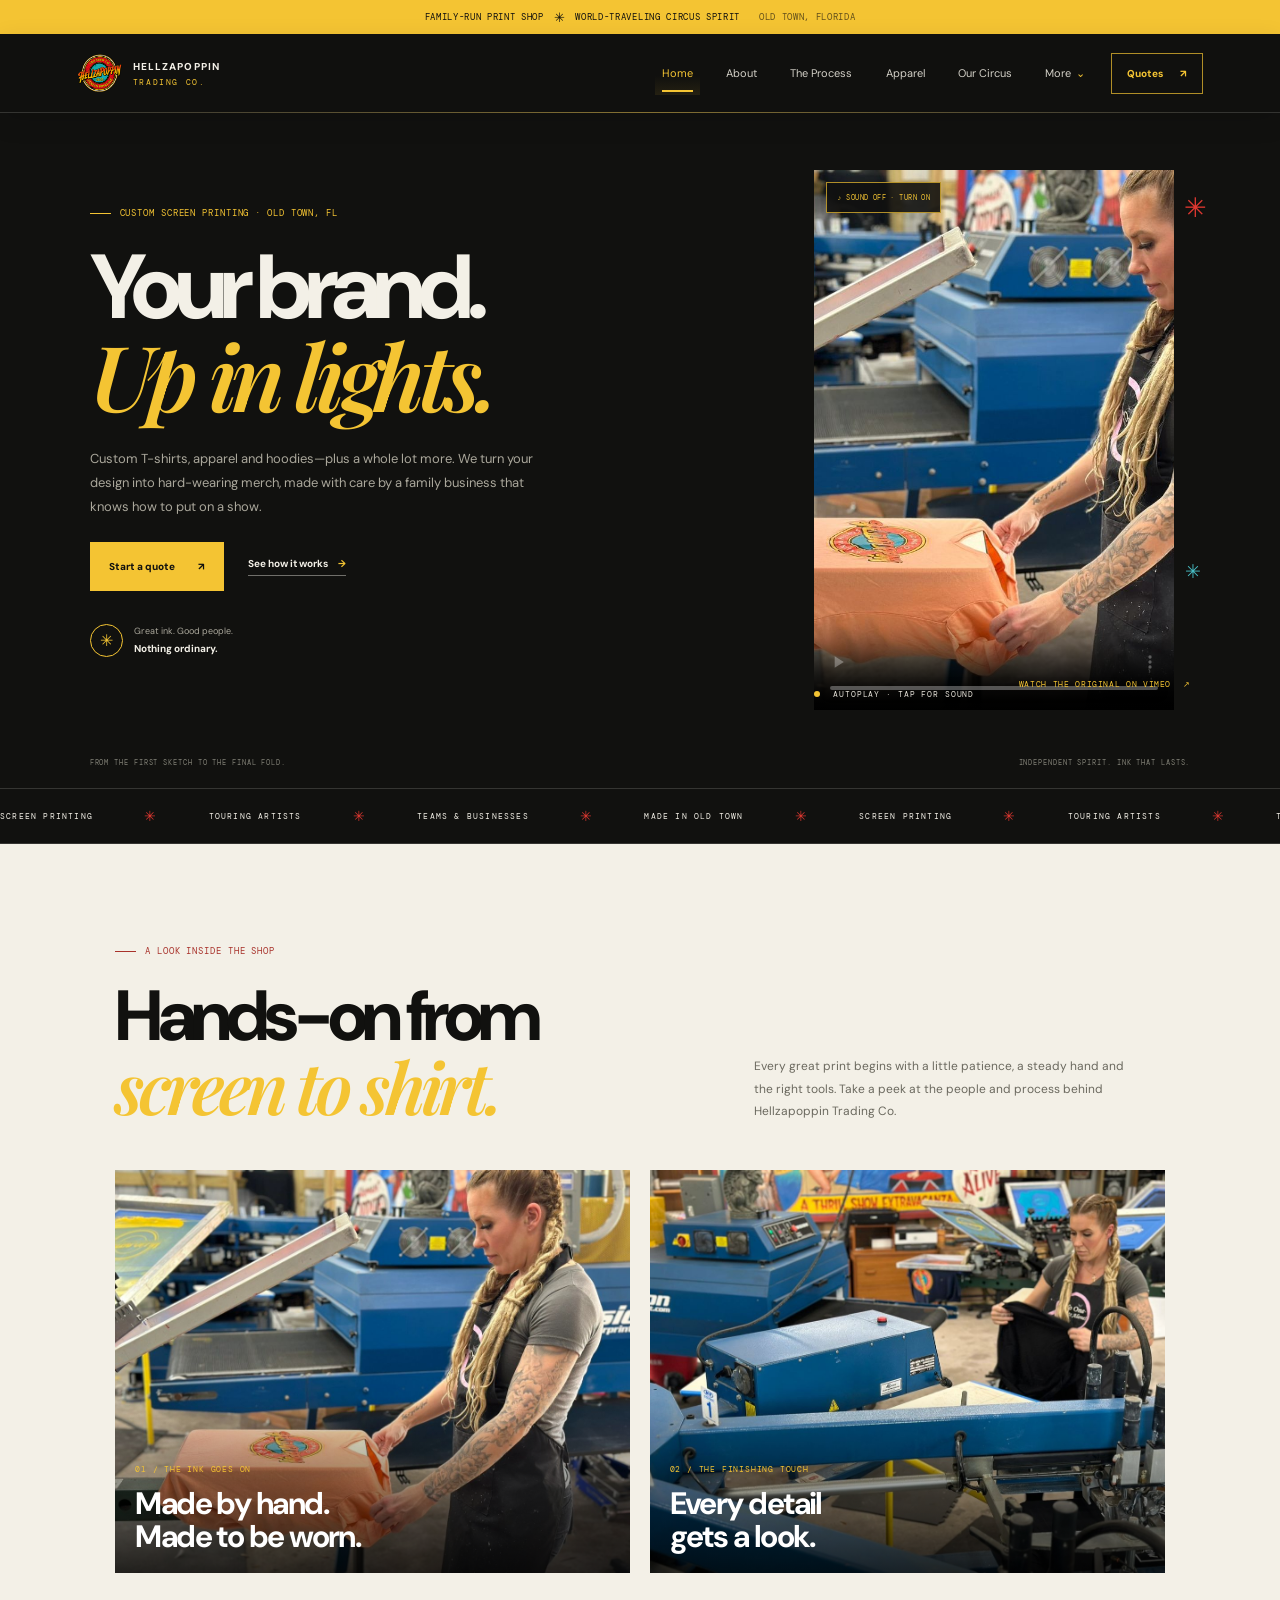
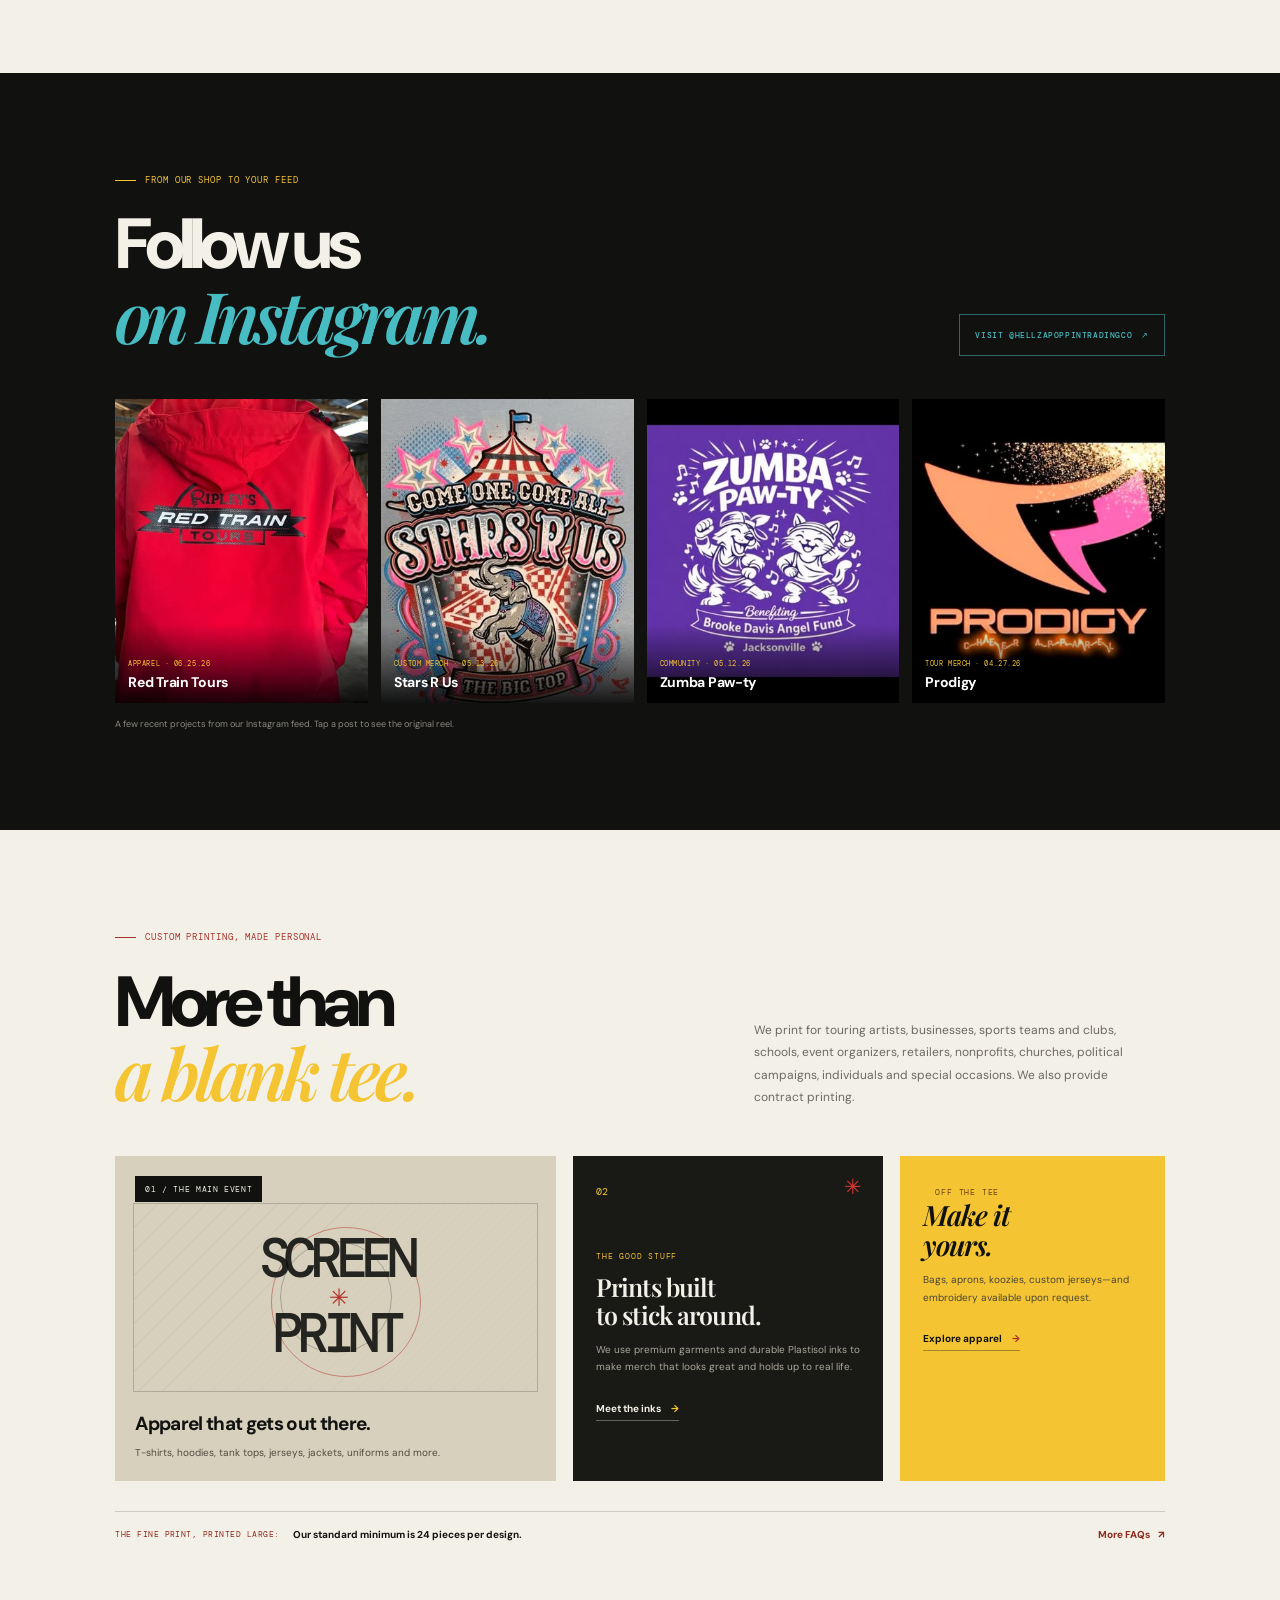
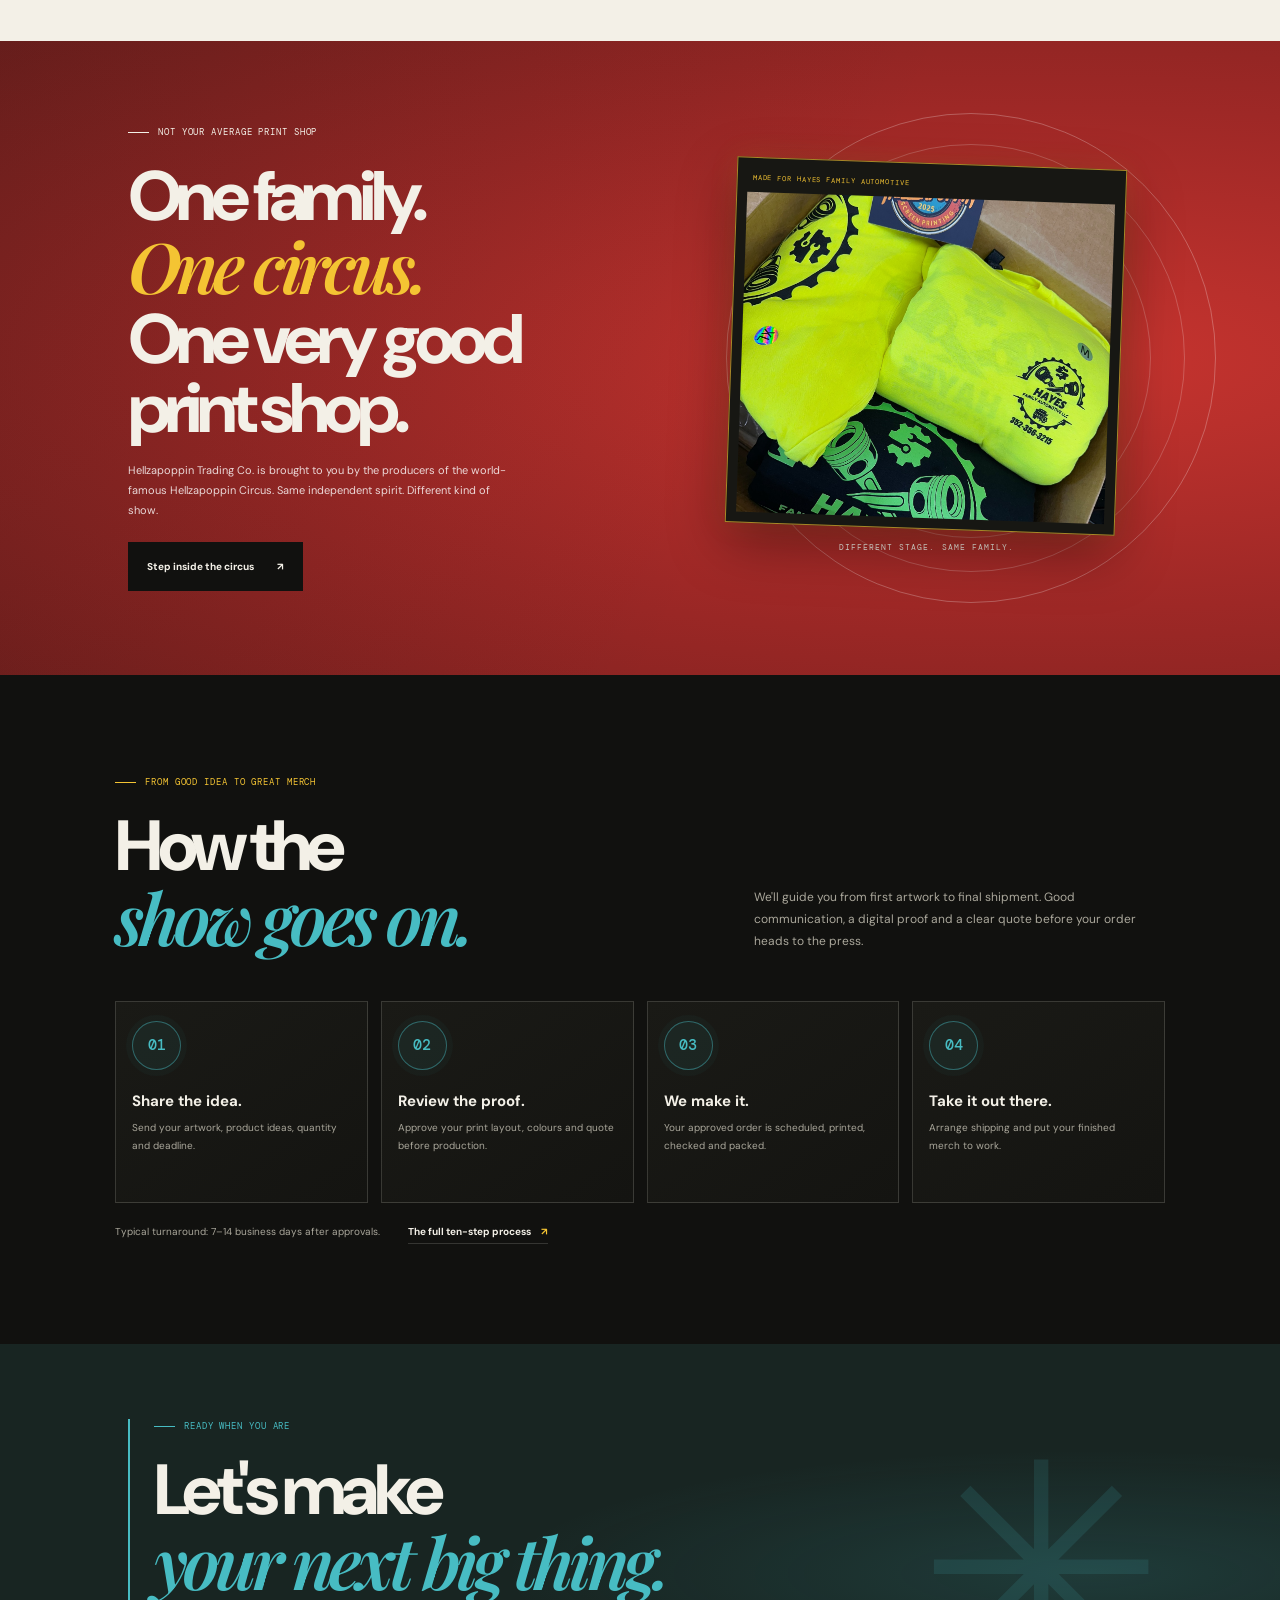
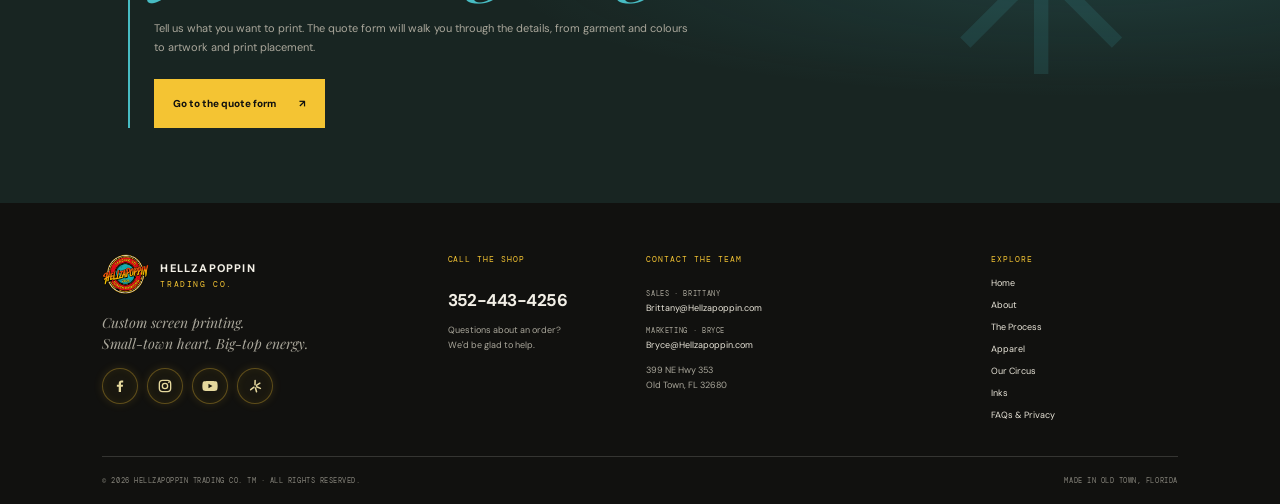
<file: index.html>
<!doctype html>
<html lang="en">
  <head>
    <meta charset="utf-8">
    <meta name="viewport" content="width=device-width, initial-scale=1">
    <meta name="theme-color" content="#11110f">
    <meta name="description" content="Custom screen printing, apparel and embroidery by the family-run Hellzapoppin Trading Co. in Old Town, Florida.">
    <title>Hellzapoppin Trading Co. — Custom Screen Printing & Apparel</title>
    <link rel="icon" href="assets/images/hellzapoppin-logo.png" type="image/png">
    <link rel="stylesheet" href="assets/css/styles.css">
    <script src="assets/js/main.js" defer></script>
  </head>
  <body>
    <div class="page-loader is-active" role="status" aria-label="Loading Hellzapoppin Trading Co.">
      <div class="page-loader__content">
        <div class="page-loader__mark" aria-hidden="true"><span></span><span></span><span></span><img src="assets/images/hellzapoppin-logo.png" alt=""></div>
        <span class="page-loader__brand">HELLZAPOPPIN <small>TRADING CO.</small></span>
        <span class="page-loader__message">PREPARING THE SHOW</span>
      </div>
    </div>
    <a class="skip-link" href="#main">Skip to content</a>
    <div class="announcement">FAMILY-RUN PRINT SHOP <span aria-hidden="true">✳</span> WORLD-TRAVELING CIRCUS SPIRIT <span class="announcement__place">OLD TOWN, FLORIDA</span></div>
    <header class="site-header">
      <a class="brand" href="index.html" aria-label="Hellzapoppin Trading Co. home"><img src="assets/images/hellzapoppin-logo.png" alt=""><span class="brand__name">HELLZAPOPPIN <small>TRADING CO.</small></span></a>
      <button class="menu-toggle" type="button" aria-label="Open navigation" aria-expanded="false" aria-controls="primary-nav"><span></span><span></span></button>
      <nav class="site-nav" id="primary-nav" aria-label="Main navigation">
        <a class="is-current" aria-current="page" href="index.html">Home</a>
        <a href="about.html">About</a>
        <a href="the-process.html">The Process</a>
        <a href="apparel.html">Apparel</a>
        <a href="our-circus.html">Our Circus</a>
        <details class="nav-dropdown"><summary>More <span aria-hidden="true">⌄</span></summary><div class="dropdown-menu"><a href="inks.html">Inks</a><a href="faqs-privacy.html">FAQs &amp; Privacy Policy</a><a href="https://hellzapoppintradingco.myshopify.com/" target="_blank" rel="noreferrer">Shop Our Store <span aria-hidden="true">↗</span></a></div></details>
        <a class="nav-quote" href="quotes.html">Quotes <span aria-hidden="true">↗</span></a>
      </nav>
    </header>
    <main id="main">
      <section class="home-hero">
        <div class="home-hero__copy">
          <p class="eyebrow"><span class="eyebrow__line"></span> CUSTOM SCREEN PRINTING · OLD TOWN, FL</p>
          <h1>Your brand.<br><em>Up in lights.</em></h1>
          <p class="home-hero__lead">Custom T-shirts, apparel and hoodies—plus a whole lot more. We turn your design into hard-wearing merch, made with care by a family business that knows how to put on a show.</p>
          <div class="button-row"><a class="button button--primary" href="quotes.html">Start a quote <span aria-hidden="true">↗</span></a><a class="text-link" href="the-process.html">See how it works <span aria-hidden="true">→</span></a></div>
          <div class="home-hero__note"><span class="seal-star" aria-hidden="true">✳</span><span>Great ink. Good people.<br><strong>Nothing ordinary.</strong></span></div>
        </div>
        <div class="home-hero__art">
          <div class="home-hero__video-frame">
            <video class="home-hero__video" id="shop-video" controls autoplay muted playsinline preload="metadata" poster="assets/images/home1.jpg" aria-label="Hellzapoppin Trading Co. behind-the-scenes video">
              <source src="assets/images/demo.mov%20(1080p).mp4" type="video/mp4">
              Your browser does not support embedded video. <a href="https://vimeo.com/1076767390" target="_blank" rel="noreferrer">Watch the original video on Vimeo.</a>
            </video>
            <button class="video-sound-toggle" id="video-sound-toggle" type="button" aria-label="Turn video sound on" aria-pressed="false" hidden>♪ SOUND OFF · TURN ON</button>
            <button class="video-play-prompt" id="video-play-prompt" type="button" aria-label="Play the video with sound" hidden>
              <span class="video-play-prompt__icon" aria-hidden="true">▶</span>
              <span class="video-play-prompt__copy"><strong>Tap to play with sound.</strong><small>Videos start muted automatically; tap here to turn on audio.</small></span>
            </button>
            <span class="video-caption"><i></i> AUTOPLAY · TAP FOR SOUND</span>
          </div>
          <a class="video-source-link" href="https://vimeo.com/1076767390" target="_blank" rel="noreferrer">WATCH THE ORIGINAL ON VIMEO <span aria-hidden="true">↗</span></a>
          <span class="burst burst--red" aria-hidden="true">✳</span><span class="burst burst--blue" aria-hidden="true">✳</span>
        </div>
        <div class="home-hero__foot"><span>FROM THE FIRST SKETCH TO THE FINAL FOLD.</span><span>INDEPENDENT SPIRIT. INK THAT LASTS.</span></div>
      </section>

      <section class="ticker" aria-label="Our specialties"><span class="sr-only">Screen printing, touring artists, teams and businesses, made in Old Town.</span><div class="ticker__track" aria-hidden="true"><span>SCREEN PRINTING</span><i>✳</i><span>TOURING ARTISTS</span><i>✳</i><span>TEAMS &amp; BUSINESSES</span><i>✳</i><span>MADE IN OLD TOWN</span><i>✳</i><span>SCREEN PRINTING</span><i>✳</i><span>TOURING ARTISTS</span><i>✳</i><span>TEAMS &amp; BUSINESSES</span><i>✳</i><span>MADE IN OLD TOWN</span><i>✳</i></div></section>

      <section class="section section--cream shop-floor" id="shop-floor">
        <div class="section-heading reveal">
          <div><p class="eyebrow eyebrow--red"><span class="eyebrow__line"></span> A LOOK INSIDE THE SHOP</p><h2>Hands-on from<br><em>screen to shirt.</em></h2></div>
          <p>Every great print begins with a little patience, a steady hand and the right tools. Take a peek at the people and process behind Hellzapoppin Trading Co.</p>
        </div>
        <div class="shop-floor__grid">
          <article class="shop-floor__card shop-floor__card--wide reveal">
            <img src="assets/images/home1.jpg" alt="A screen-printed Hellzapoppin logo on a peach garment in the print shop" loading="lazy">
            <div class="shop-floor__caption"><span>01 / THE INK GOES ON</span><h3>Made by hand.<br>Made to be worn.</h3></div>
          </article>
          <article class="shop-floor__card shop-floor__card--tall reveal">
            <img src="assets/images/home2.jpg" alt="A team member inspecting a freshly screen-printed shirt beside the printing press" loading="lazy">
            <div class="shop-floor__caption"><span>02 / THE FINISHING TOUCH</span><h3>Every detail<br>gets a look.</h3></div>
          </article>
        </div>
      </section>

      <section class="section instagram-section" id="instagram">
        <div class="section-heading reveal">
          <div><p class="eyebrow"><span class="eyebrow__line"></span> FROM OUR SHOP TO YOUR FEED</p><h2>Follow us<br><em>on Instagram.</em></h2></div>
          <a class="instagram-follow" href="https://www.instagram.com/hellzapoppintradingco" target="_blank" rel="noreferrer">VISIT @HELLZAPOPPINTRADINGCO <span aria-hidden="true">↗</span></a>
        </div>
        <div class="instagram-grid">
          <a class="instagram-tile reveal" href="https://www.instagram.com/hellzapoppintradingco/reel/DaA3O7bRx6R/" target="_blank" rel="noreferrer" aria-label="View the Red Train Tours apparel post on Instagram">
            <img src="assets/images/instagram-red-train.jpg" alt="Red Train Tours logo screen printed on a bright red jacket, from Hellzapoppin Trading Co.'s Instagram" loading="lazy">
            <span class="instagram-tile__overlay"><span class="instagram-tile__icon" aria-hidden="true">↗</span><span>VIEW INSTAGRAM POST</span></span>
            <span class="instagram-tile__caption"><small>APPAREL · 06.25.26</small><strong>Red Train Tours</strong></span>
          </a>
          <a class="instagram-tile reveal" href="https://www.instagram.com/hellzapoppintradingco/reel/DYR2bYCRMm1/" target="_blank" rel="noreferrer" aria-label="View the Stars R Us apparel post on Instagram">
            <img src="assets/images/instagram-starsrus.jpg" alt="Colorful Stars R Us circus artwork printed on a T-shirt, from Hellzapoppin Trading Co.'s Instagram" loading="lazy">
            <span class="instagram-tile__overlay"><span class="instagram-tile__icon" aria-hidden="true">↗</span><span>VIEW INSTAGRAM POST</span></span>
            <span class="instagram-tile__caption"><small>CUSTOM MERCH · 05.13.26</small><strong>Stars R Us</strong></span>
          </a>
          <a class="instagram-tile reveal" href="https://www.instagram.com/hellzapoppintradingco/reel/DYPe5vsRKbB/" target="_blank" rel="noreferrer" aria-label="View the Zumba Paw-ty shirt post on Instagram">
            <img src="assets/images/instagram-zumba.jpg" alt="Purple Zumba Paw-ty charity T-shirt design, from Hellzapoppin Trading Co.'s Instagram" loading="lazy">
            <span class="instagram-tile__overlay"><span class="instagram-tile__icon" aria-hidden="true">↗</span><span>VIEW INSTAGRAM POST</span></span>
            <span class="instagram-tile__caption"><small>COMMUNITY · 05.12.26</small><strong>Zumba Paw-ty</strong></span>
          </a>
          <a class="instagram-tile reveal" href="https://www.instagram.com/hellzapoppintradingco/reel/DXo1xzfEdt4/" target="_blank" rel="noreferrer" aria-label="View the Prodigy apparel post on Instagram">
            <img src="assets/images/instagram-prodigy.jpg" alt="A custom Prodigy tour apparel design, from Hellzapoppin Trading Co.'s Instagram" loading="lazy">
            <span class="instagram-tile__overlay"><span class="instagram-tile__icon" aria-hidden="true">↗</span><span>VIEW INSTAGRAM POST</span></span>
            <span class="instagram-tile__caption"><small>TOUR MERCH · 04.27.26</small><strong>Prodigy</strong></span>
          </a>
        </div>
        <a class="instagram-follow instagram-follow--mobile" href="https://www.instagram.com/hellzapoppintradingco" target="_blank" rel="noreferrer">FOLLOW @HELLZAPOPPINTRADINGCO <span aria-hidden="true">↗</span></a>
        <p class="instagram-section__note">A few recent projects from our Instagram feed. Tap a post to see the original reel.</p>
      </section>

      <section class="section section--cream home-offer">
        <div class="section-heading reveal"><div><p class="eyebrow eyebrow--red"><span class="eyebrow__line"></span> CUSTOM PRINTING, MADE PERSONAL</p><h2>More than<br><em>a blank tee.</em></h2></div>        <p>We print for touring artists, businesses, sports teams and clubs, schools, event organizers, retailers, nonprofits, churches, political campaigns, individuals and special occasions. We also provide contract printing.</p></div>
        <div class="offer-grid">
          <article class="offer-card offer-card--feature reveal"><span class="card-kicker">01 / THE MAIN EVENT</span><div class="offer-card__graphic" aria-hidden="true"><span>SCREEN</span><i>✳</i><span>PRINT</span></div><div class="offer-card__feature-copy"><h3>Apparel that gets out there.</h3><p>T-shirts, hoodies, tank tops, jerseys, jackets, uniforms and more.</p></div></article>
          <article class="offer-card offer-card--dark reveal"><span class="offer-card__number">02</span><span class="offer-card__star" aria-hidden="true">✳</span><p class="offer-card__tag">THE GOOD STUFF</p><h3>Prints built<br>to stick around.</h3><p>We use premium garments and durable Plastisol inks to make merch that looks great and holds up to real life.</p><a class="text-link text-link--light" href="inks.html">Meet the inks <span aria-hidden="true">→</span></a></article>
          <article class="offer-card offer-card--yellow reveal"><span class="offer-card__number">03</span><span class="offer-card__tag">OFF THE TEE</span><h3>Make it<br>yours.</h3><p>Bags, aprons, koozies, custom jerseys—and embroidery available upon request.</p><a class="text-link" href="apparel.html">Explore apparel <span aria-hidden="true">→</span></a></article>
        </div>
        <div class="minimum-note"><span>THE FINE PRINT, PRINTED LARGE:</span><strong>Our standard minimum is 24 pieces per design.</strong><a href="faqs-privacy.html">More FAQs <span aria-hidden="true">↗</span></a></div>
      </section>

      <section class="home-circus">
        <div class="home-circus__rings" aria-hidden="true"></div>
        <div class="home-circus__copy reveal"><p class="eyebrow"><span class="eyebrow__line"></span> NOT YOUR AVERAGE PRINT SHOP</p><h2>One family.<br><em>One circus.</em><br>One very good<br>print shop.</h2><p>Hellzapoppin Trading Co. is brought to you by the producers of the world-famous Hellzapoppin Circus. Same independent spirit. Different kind of show.</p><a class="button button--dark" href="https://hellzapoppin.com/" target="_blank" rel="noreferrer">Step inside the circus <span aria-hidden="true">↗</span></a></div>
        <div class="home-circus__stamp"><div class="home-circus__product"><span>MADE FOR HAYES FAMILY AUTOMOTIVE</span><img src="assets/images/tshirts.jpg" alt="A batch of custom-printed T-shirts and sweatshirts made for Hayes Family Automotive" loading="lazy"></div><span>DIFFERENT STAGE. SAME FAMILY.</span></div>
      </section>

      <section class="section home-process">
        <div class="section-heading reveal"><div><p class="eyebrow"><span class="eyebrow__line"></span> FROM GOOD IDEA TO GREAT MERCH</p><h2>How the<br><em>show goes on.</em></h2></div><p>We'll guide you from first artwork to final shipment. Good communication, a digital proof and a clear quote before your order heads to the press.</p></div>
        <div class="home-process__steps"><article class="mini-step reveal"><span>01</span><h3>Share the idea.</h3><p>Send your artwork, product ideas, quantity and deadline.</p></article><article class="mini-step reveal"><span>02</span><h3>Review the proof.</h3><p>Approve your print layout, colours and quote before production.</p></article><article class="mini-step reveal"><span>03</span><h3>We make it.</h3><p>Your approved order is scheduled, printed, checked and packed.</p></article><article class="mini-step reveal"><span>04</span><h3>Take it out there.</h3><p>Arrange shipping and put your finished merch to work.</p></article></div>
        <div class="home-process__cta"><span>Typical turnaround: 7–14 business days after approvals.</span><a class="text-link" href="the-process.html">The full ten-step process <span aria-hidden="true">↗</span></a></div>
      </section>

      <section class="home-quote"><div class="home-quote__inner reveal"><p class="eyebrow"><span class="eyebrow__line"></span> READY WHEN YOU ARE</p><h2>Let's make<br><em>your next big thing.</em></h2><p>Tell us what you want to print. The quote form will walk you through the details, from garment and colours to artwork and print placement.</p><a class="button button--primary" href="quotes.html">Go to the quote form <span aria-hidden="true">↗</span></a></div><span class="home-quote__burst" aria-hidden="true">✳</span></section>
    </main>
    <footer class="site-footer">
  <div class="footer-main">
    <div class="footer-brand">
      <a class="brand brand--footer" href="index.html"><img src="assets/images/hellzapoppin-logo.png" alt=""><span class="brand__name">HELLZAPOPPIN <small>TRADING CO.</small></span></a>
      <p class="footer-note">Custom screen printing.<br>Small-town heart. Big-top energy.</p>
      <nav class="footer-social" aria-label="Social media">
        <a href="https://www.facebook.com/hellzapoppintrading" target="_blank" rel="noreferrer" aria-label="Facebook (opens in a new tab)"><svg viewBox="0 0 24 24" aria-hidden="true" focusable="false"><path fill="currentColor" d="M13.5 21v-8h2.7l.4-3h-3.1V8.1c0-.9.3-1.5 1.6-1.5h1.7V3.9c-.3 0-1.3-.1-2.5-.1-2.5 0-4.2 1.5-4.2 4.3V10H7.3v3h2.8v8h3.4Z"/></svg></a>
        <a href="https://www.instagram.com/hellzapoppintradingco" target="_blank" rel="noreferrer" aria-label="Instagram (opens in a new tab)"><svg viewBox="0 0 24 24" aria-hidden="true" focusable="false"><rect x="3.5" y="3.5" width="17" height="17" rx="5" fill="none" stroke="currentColor" stroke-width="2"/><circle cx="12" cy="12" r="4" fill="none" stroke="currentColor" stroke-width="2"/><circle cx="17.8" cy="6.5" r="1.2" fill="currentColor"/></svg></a>
        <a href="https://www.youtube.com/@HellzapoppinTradingCo" target="_blank" rel="noreferrer" aria-label="YouTube (opens in a new tab)"><svg viewBox="0 0 24 24" aria-hidden="true" focusable="false"><path fill="currentColor" d="M23 7.1a3 3 0 0 0-2.1-2.1C19 4.5 12 4.5 12 4.5s-7 0-8.9.5A3 3 0 0 0 1 7.1 31 31 0 0 0 .5 12 31 31 0 0 0 1 16.9a3 3 0 0 0 2.1 2.1c1.9.5 8.9.5 8.9.5s7 0 8.9-.5a3 3 0 0 0 2.1-2.1 31 31 0 0 0 .5-4.9 31 31 0 0 0-.5-4.9ZM9.7 15.5v-7l6 3.5-6 3.5Z"/></svg></a>
        <a href="https://www.yelp.com/biz/hellzapoppin-trading-co-old-town" target="_blank" rel="noreferrer" aria-label="Yelp (opens in a new tab)"><svg viewBox="0 0 24 24" aria-hidden="true" focusable="false"><g fill="none" stroke="currentColor" stroke-width="2.3" stroke-linecap="round"><path d="m12 10 .2-6.2"/><path d="m14.1 11.1 5.2-3.3"/><path d="m14.4 13.1 5.7 2.4"/><path d="m12.7 15 1.6 5.7"/><path d="m10.5 13.8-5 3.8"/></g></svg></a>
      </nav>
    </div>
    <div class="footer-phone"><p class="footer-label">CALL THE SHOP</p><a href="tel:+13524434256">352-443-4256</a><span>Questions about an order?<br>We'd be glad to help.</span></div>
    <div class="footer-details"><p class="footer-label">CONTACT THE TEAM</p><a href="mailto:Brittany@Hellzapoppin.com"><small>SALES · BRITTANY</small><span>Brittany@Hellzapoppin.com</span></a><a href="mailto:Bryce@Hellzapoppin.com"><small>MARKETING · BRYCE</small><span>Bryce@Hellzapoppin.com</span></a><span>399 NE Hwy 353<br>Old Town, FL 32680</span></div>
    <nav class="footer-nav" aria-label="Footer navigation"><p class="footer-label">EXPLORE</p><a href="index.html">Home</a><a href="about.html">About</a><a href="the-process.html">The Process</a><a href="apparel.html">Apparel</a><a href="our-circus.html">Our Circus</a><a href="inks.html">Inks</a><a href="faqs-privacy.html">FAQs &amp; Privacy</a></nav>
  </div>
  <div class="footer-bottom"><span>© <span data-year>2026</span> HELLZAPOPPIN TRADING CO. TM · ALL RIGHTS RESERVED.</span><span>MADE IN OLD TOWN, FLORIDA</span></div>
</footer>
  </body>
</html>
</file>
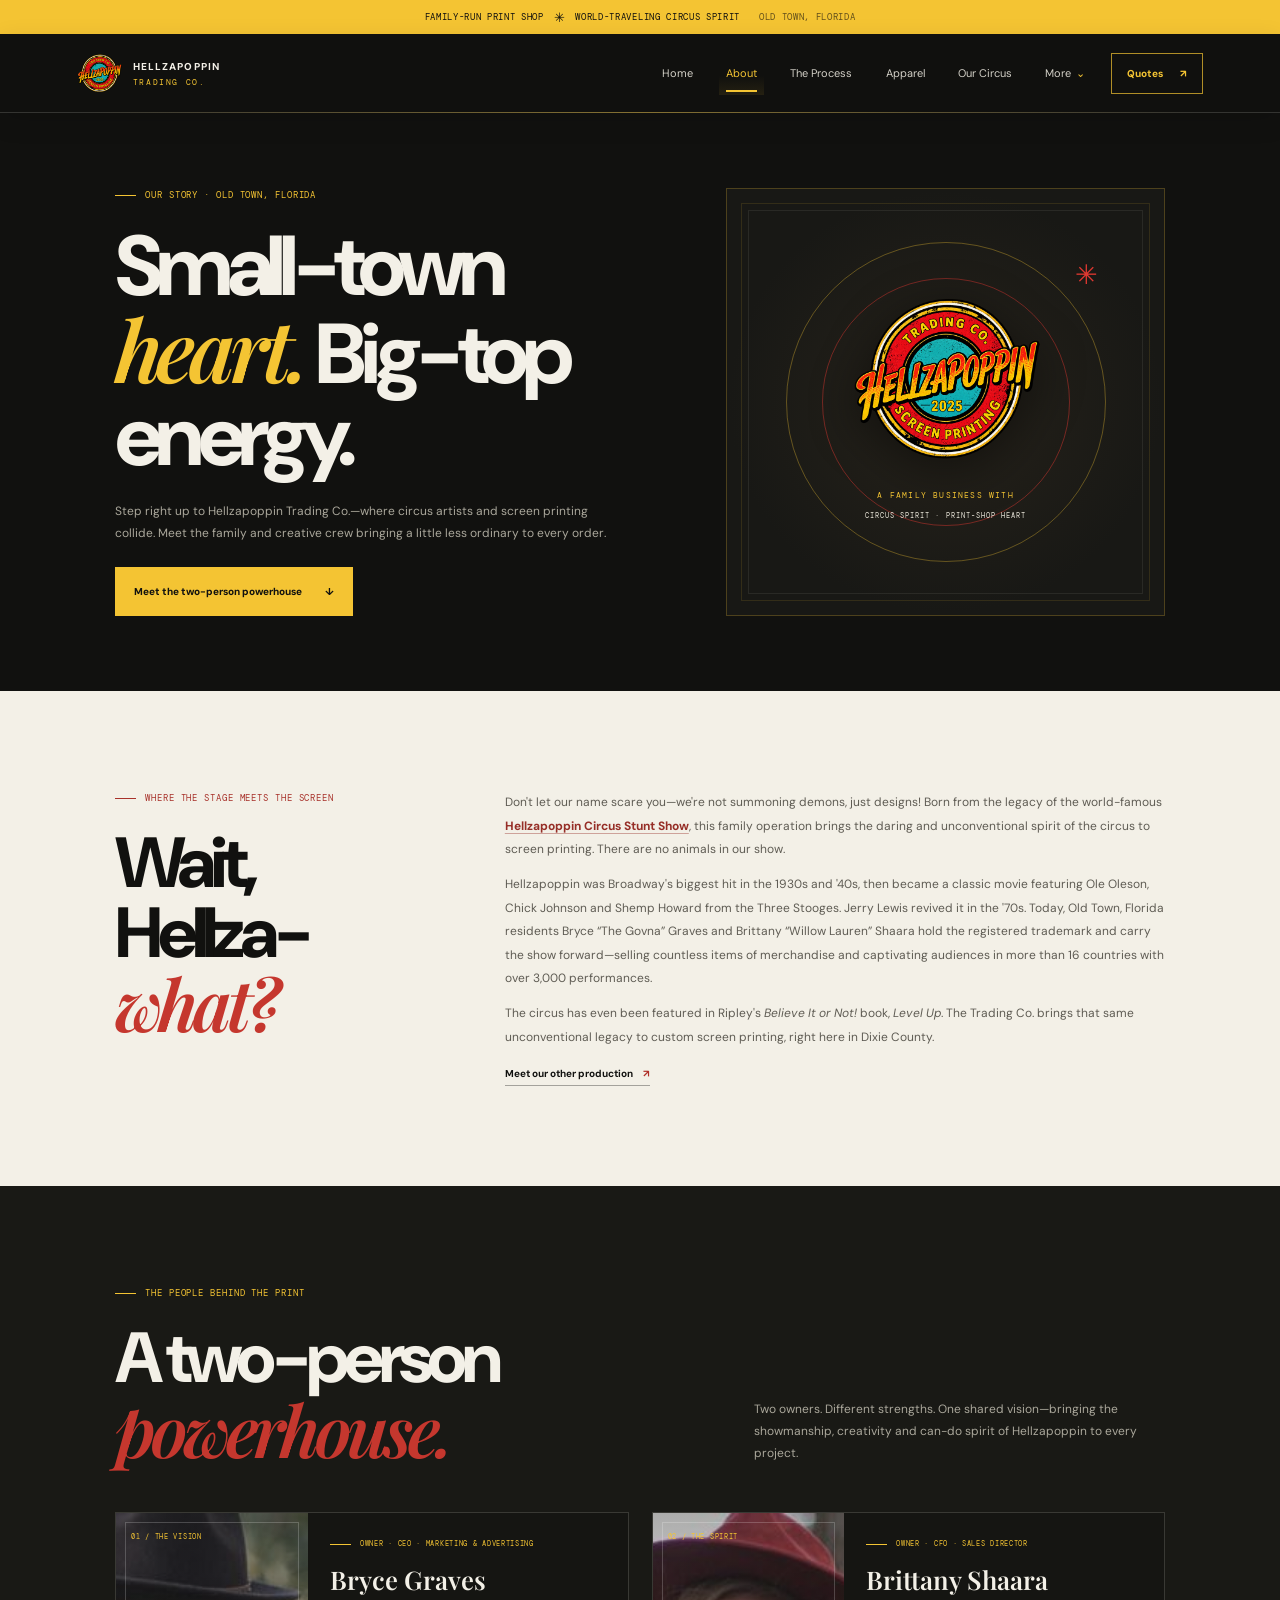
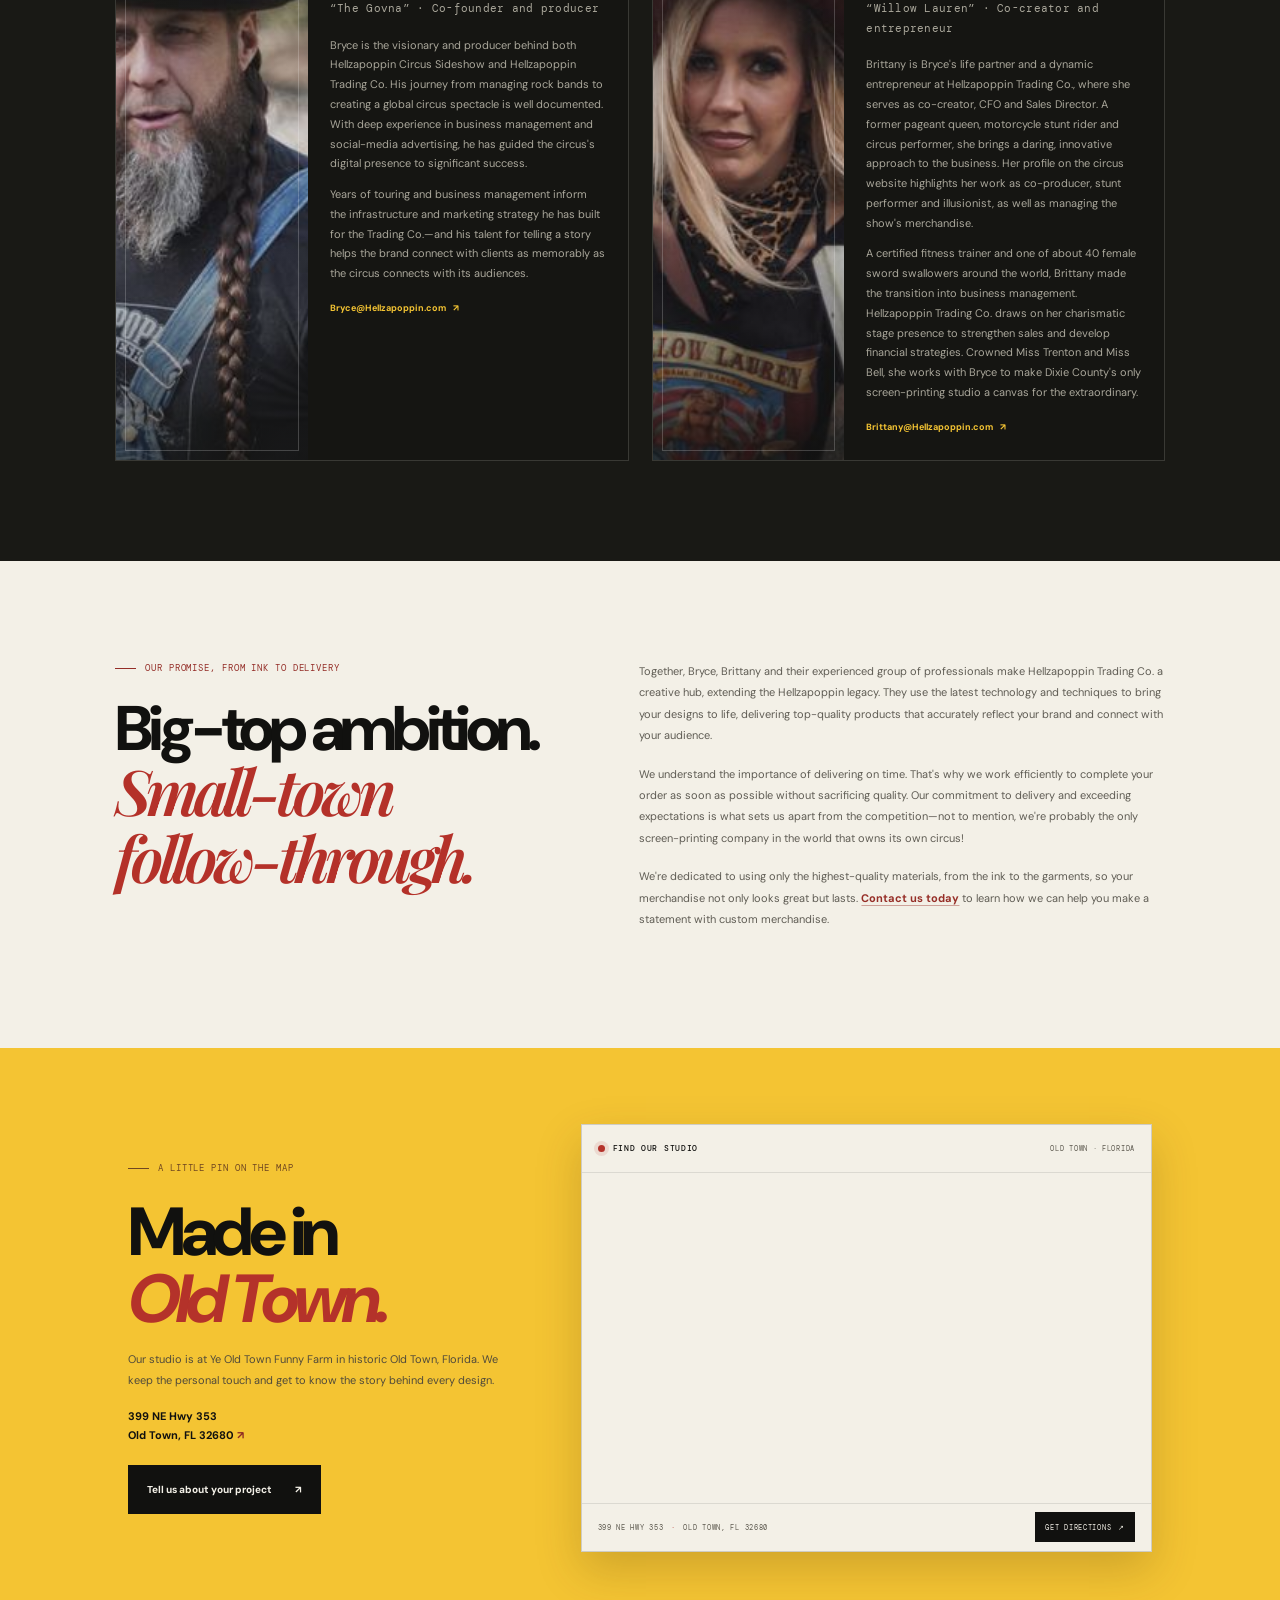
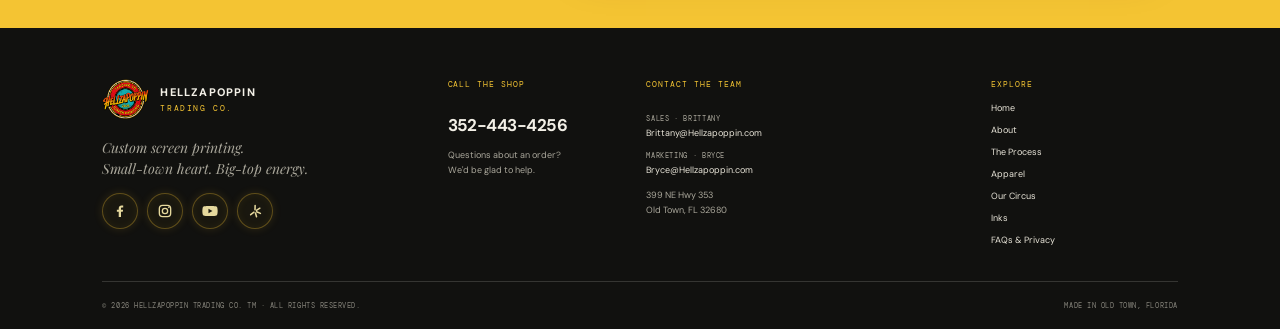
<file: about.html>
<!doctype html>
<html lang="en">
  <head>
    <meta charset="utf-8"><meta name="viewport" content="width=device-width, initial-scale=1"><meta name="theme-color" content="#11110f">
    <meta name="description" content="Meet Bryce Graves and Brittany Shaara, the family behind Hellzapoppin Trading Co. in Old Town, Florida.">
    <title>About — Hellzapoppin Trading Co.</title><link rel="icon" href="assets/images/hellzapoppin-logo.png" type="image/png"><link rel="stylesheet" href="assets/css/styles.css"><script src="assets/js/main.js" defer></script>
  </head>
  <body><div class="page-loader is-active" role="status" aria-label="Loading Hellzapoppin Trading Co."><div class="page-loader__content"><div class="page-loader__mark" aria-hidden="true"><span></span><span></span><span></span><img src="assets/images/hellzapoppin-logo.png" alt=""></div><span class="page-loader__brand">HELLZAPOPPIN <small>TRADING CO.</small></span><span class="page-loader__message">PREPARING THE SHOW</span></div></div><a class="skip-link" href="#main">Skip to content</a><div class="announcement">FAMILY-RUN PRINT SHOP <span aria-hidden="true">✳</span> WORLD-TRAVELING CIRCUS SPIRIT <span class="announcement__place">OLD TOWN, FLORIDA</span></div>
    <header class="site-header"><a class="brand" href="index.html" aria-label="Hellzapoppin Trading Co. home"><img src="assets/images/hellzapoppin-logo.png" alt=""><span class="brand__name">HELLZAPOPPIN <small>TRADING CO.</small></span></a><button class="menu-toggle" type="button" aria-label="Open navigation" aria-expanded="false" aria-controls="primary-nav"><span></span><span></span></button><nav class="site-nav" id="primary-nav" aria-label="Main navigation"><a href="index.html">Home</a><a class="is-current" aria-current="page" href="about.html">About</a><a href="the-process.html">The Process</a><a href="apparel.html">Apparel</a><a href="our-circus.html">Our Circus</a><details class="nav-dropdown"><summary>More <span aria-hidden="true">⌄</span></summary><div class="dropdown-menu"><a href="inks.html">Inks</a><a href="faqs-privacy.html">FAQs &amp; Privacy Policy</a><a href="https://hellzapoppintradingco.myshopify.com/" target="_blank" rel="noreferrer">Shop Our Store <span aria-hidden="true">↗</span></a></div></details><a class="nav-quote" href="quotes.html">Quotes <span aria-hidden="true">↗</span></a></nav></header>
    <main id="main">
      <section class="page-hero page-hero--about">
        <div class="page-hero__copy">
          <p class="eyebrow"><span class="eyebrow__line"></span> OUR STORY · OLD TOWN, FLORIDA</p>
          <h1>Small-town<br><em>heart.</em> Big-top<br>energy.</h1>
          <p>Step right up to Hellzapoppin Trading Co.—where circus artists and screen printing collide. Meet the family and creative crew bringing a little less ordinary to every order.</p>
          <a class="button button--primary" href="#founders">Meet the two-person powerhouse <span aria-hidden="true">↓</span></a>
        </div>
        <div class="about-hero-art" aria-label="Hellzapoppin Trading Co.: circus spirit, printed in Old Town, Florida">
          <span class="about-hero-art__ring about-hero-art__ring--outer"></span>
          <span class="about-hero-art__ring about-hero-art__ring--inner"></span>
          <img src="assets/images/hellzapoppin-logo.png" alt="">
          <span class="about-hero-art__top">A FAMILY BUSINESS WITH</span>
          <span class="about-hero-art__bottom">CIRCUS SPIRIT · PRINT-SHOP HEART</span>
          <span class="about-hero-art__spark" aria-hidden="true">✳</span>
        </div>
      </section>

      <section class="section section--cream story-intro">
        <div class="section-heading reveal">
          <div>
            <p class="eyebrow eyebrow--red"><span class="eyebrow__line"></span> WHERE THE STAGE MEETS THE SCREEN</p>
            <h2>Wait, Hellza-<br><em>what?</em></h2>
          </div>
          <div class="story-intro__copy">
            <p>Don't let our name scare you—we're not summoning demons, just designs! Born from the legacy of the world-famous <a href="https://hellzapoppin.com/" target="_blank" rel="noreferrer">Hellzapoppin Circus Stunt Show</a>, this family operation brings the daring and unconventional spirit of the circus to screen printing. There are no animals in our show.</p>
            <p>Hellzapoppin was Broadway's biggest hit in the 1930s and '40s, then became a classic movie featuring Ole Oleson, Chick Johnson and Shemp Howard from the Three Stooges. Jerry Lewis revived it in the '70s. Today, Old Town, Florida residents Bryce “The Govna” Graves and Brittany “Willow Lauren” Shaara hold the registered trademark and carry the show forward—selling countless items of merchandise and captivating audiences in more than 16 countries with over 3,000 performances.</p>
            <p>The circus has even been featured in Ripley's <em>Believe It or Not!</em> book, <em>Level Up</em>. The Trading Co. brings that same unconventional legacy to custom screen printing, right here in Dixie County.</p>
            <a class="text-link" href="our-circus.html">Meet our other production <span aria-hidden="true">↗</span></a>
          </div>
        </div>
      </section>

      <section class="section founders-section" id="founders">
        <div class="section-heading reveal">
          <div>
            <p class="eyebrow"><span class="eyebrow__line"></span> THE PEOPLE BEHIND THE PRINT</p>
            <h2>A two-person<br><em>powerhouse.</em></h2>
          </div>
          <p>Two owners. Different strengths. One shared vision—bringing the showmanship, creativity and can-do spirit of Hellzapoppin to every project.</p>
        </div>
        <div class="founder-grid">
          <article class="founder-card reveal">
            <div class="founder-card__identity"><img src="assets/images/bryce-graves.jpg" alt="Bryce “The Govna” Graves"><span class="founder-card__index">01 / THE VISION</span></div>
            <div class="founder-card__copy">
              <p class="eyebrow"><span class="eyebrow__line"></span> OWNER · CEO · MARKETING &amp; ADVERTISING</p>
              <h3>Bryce Graves</h3>
              <p class="founder-card__nickname">“The Govna” · Co-founder and producer</p>
              <p>Bryce is the visionary and producer behind both Hellzapoppin Circus Sideshow and Hellzapoppin Trading Co. His journey from managing rock bands to creating a global circus spectacle is well documented. With deep experience in business management and social-media advertising, he has guided the circus's digital presence to significant success.</p>
              <p>Years of touring and business management inform the infrastructure and marketing strategy he has built for the Trading Co.—and his talent for telling a story helps the brand connect with clients as memorably as the circus connects with its audiences.</p>
              <a href="mailto:Bryce@Hellzapoppin.com">Bryce@Hellzapoppin.com <span aria-hidden="true">↗</span></a>
            </div>
          </article>
          <article class="founder-card reveal">
            <div class="founder-card__identity founder-card__identity--brittany"><img src="assets/images/brittany-shaara.jpg" alt="Brittany “Willow Lauren” Shaara"><span class="founder-card__index">02 / THE SPIRIT</span></div>
            <div class="founder-card__copy">
              <p class="eyebrow"><span class="eyebrow__line"></span> OWNER · CFO · SALES DIRECTOR</p>
              <h3>Brittany Shaara</h3>
              <p class="founder-card__nickname">“Willow Lauren” · Co-creator and entrepreneur</p>
              <p>Brittany is Bryce's life partner and a dynamic entrepreneur at Hellzapoppin Trading Co., where she serves as co-creator, CFO and Sales Director. A former pageant queen, motorcycle stunt rider and circus performer, she brings a daring, innovative approach to the business. Her <a href="https://hellzapoppin.com/" target="_blank" rel="noreferrer">profile on the circus website</a> highlights her work as co-producer, stunt performer and illusionist, as well as managing the show's merchandise.</p>
              <p>A certified fitness trainer and one of about 40 female sword swallowers around the world, Brittany made the transition into business management. Hellzapoppin Trading Co. draws on her charismatic stage presence to strengthen sales and develop financial strategies. Crowned Miss Trenton and Miss Bell, she works with Bryce to make Dixie County's only screen-printing studio a canvas for the extraordinary.</p>
              <a href="mailto:Brittany@Hellzapoppin.com">Brittany@Hellzapoppin.com <span aria-hidden="true">↗</span></a>
            </div>
          </article>
        </div>
      </section>

      <section class="section about-promise">
        <div class="about-promise__heading">
          <p class="eyebrow"><span class="eyebrow__line"></span> OUR PROMISE, FROM INK TO DELIVERY</p>
          <h2>Big-top ambition.<br><em>Small-town follow-through.</em></h2>
        </div>
        <div class="about-promise__copy">
          <p>Together, Bryce, Brittany and their experienced group of professionals make Hellzapoppin Trading Co. a creative hub, extending the Hellzapoppin legacy. They use the latest technology and techniques to bring your designs to life, delivering top-quality products that accurately reflect your brand and connect with your audience.</p>
          <p>We understand the importance of delivering on time. That's why we work efficiently to complete your order as soon as possible without sacrificing quality. Our commitment to delivery and exceeding expectations is what sets us apart from the competition—not to mention, we're probably the only screen-printing company in the world that owns its own circus!</p>
          <p>We're dedicated to using only the highest-quality materials, from the ink to the garments, so your merchandise not only looks great but lasts. <a href="quotes.html">Contact us today</a> to learn how we can help you make a statement with custom merchandise.</p>
        </div>
      </section>

      <section class="about-location">
        <div class="about-location__intro">
          <p class="eyebrow"><span class="eyebrow__line"></span> A LITTLE PIN ON THE MAP</p>
          <h2>Made in<br><em>Old Town.</em></h2>
          <p>Our studio is at Ye Old Town Funny Farm in historic Old Town, Florida. We keep the personal touch and get to know the story behind every design.</p>
          <a class="about-location__address" href="https://www.google.com/maps/dir/?api=1&amp;destination=Ye+Old+Town+Funny+Farm%2C+399+NE+Hwy+353%2C+Old+Town%2C+FL+32680" target="_blank" rel="noreferrer">399 NE Hwy 353<br>Old Town, FL 32680 <span aria-hidden="true">↗</span></a>
          <a class="button button--dark" href="quotes.html">Tell us about your project <span aria-hidden="true">↗</span></a>
        </div>
        <div class="about-location__map">
          <div class="about-location__map-head"><span><i aria-hidden="true"></i> FIND OUR STUDIO</span><span>OLD TOWN · FLORIDA</span></div>
          <div class="about-location__map-frame">
            <iframe title="Map showing Ye Old Town Funny Farm in Old Town, Florida" src="https://maps.google.com/maps?q=Ye+Old+Town+Funny+Farm%2C+399+NE+Hwy+353%2C+Old+Town%2C+FL+32680&amp;z=15&amp;output=embed" loading="lazy" referrerpolicy="no-referrer-when-downgrade" allowfullscreen></iframe>
          </div>
          <div class="about-location__map-foot"><span>399 NE HWY 353 <i aria-hidden="true">·</i> OLD TOWN, FL 32680</span><a href="https://www.google.com/maps/dir/?api=1&amp;destination=Ye+Old+Town+Funny+Farm%2C+399+NE+Hwy+353%2C+Old+Town%2C+FL+32680" target="_blank" rel="noreferrer">GET DIRECTIONS <span aria-hidden="true">↗</span></a></div>
        </div>
      </section>
    </main>
    <footer class="site-footer">
  <div class="footer-main">
    <div class="footer-brand">
      <a class="brand brand--footer" href="index.html"><img src="assets/images/hellzapoppin-logo.png" alt=""><span class="brand__name">HELLZAPOPPIN <small>TRADING CO.</small></span></a>
      <p class="footer-note">Custom screen printing.<br>Small-town heart. Big-top energy.</p>
      <nav class="footer-social" aria-label="Social media">
        <a href="https://www.facebook.com/hellzapoppintrading" target="_blank" rel="noreferrer" aria-label="Facebook (opens in a new tab)"><svg viewBox="0 0 24 24" aria-hidden="true" focusable="false"><path fill="currentColor" d="M13.5 21v-8h2.7l.4-3h-3.1V8.1c0-.9.3-1.5 1.6-1.5h1.7V3.9c-.3 0-1.3-.1-2.5-.1-2.5 0-4.2 1.5-4.2 4.3V10H7.3v3h2.8v8h3.4Z"/></svg></a>
        <a href="https://www.instagram.com/hellzapoppintradingco" target="_blank" rel="noreferrer" aria-label="Instagram (opens in a new tab)"><svg viewBox="0 0 24 24" aria-hidden="true" focusable="false"><rect x="3.5" y="3.5" width="17" height="17" rx="5" fill="none" stroke="currentColor" stroke-width="2"/><circle cx="12" cy="12" r="4" fill="none" stroke="currentColor" stroke-width="2"/><circle cx="17.8" cy="6.5" r="1.2" fill="currentColor"/></svg></a>
        <a href="https://www.youtube.com/@HellzapoppinTradingCo" target="_blank" rel="noreferrer" aria-label="YouTube (opens in a new tab)"><svg viewBox="0 0 24 24" aria-hidden="true" focusable="false"><path fill="currentColor" d="M23 7.1a3 3 0 0 0-2.1-2.1C19 4.5 12 4.5 12 4.5s-7 0-8.9.5A3 3 0 0 0 1 7.1 31 31 0 0 0 .5 12 31 31 0 0 0 1 16.9a3 3 0 0 0 2.1 2.1c1.9.5 8.9.5 8.9.5s7 0 8.9-.5a3 3 0 0 0 2.1-2.1 31 31 0 0 0 .5-4.9 31 31 0 0 0-.5-4.9ZM9.7 15.5v-7l6 3.5-6 3.5Z"/></svg></a>
        <a href="https://www.yelp.com/biz/hellzapoppin-trading-co-old-town" target="_blank" rel="noreferrer" aria-label="Yelp (opens in a new tab)"><svg viewBox="0 0 24 24" aria-hidden="true" focusable="false"><g fill="none" stroke="currentColor" stroke-width="2.3" stroke-linecap="round"><path d="m12 10 .2-6.2"/><path d="m14.1 11.1 5.2-3.3"/><path d="m14.4 13.1 5.7 2.4"/><path d="m12.7 15 1.6 5.7"/><path d="m10.5 13.8-5 3.8"/></g></svg></a>
      </nav>
    </div>
    <div class="footer-phone"><p class="footer-label">CALL THE SHOP</p><a href="tel:+13524434256">352-443-4256</a><span>Questions about an order?<br>We'd be glad to help.</span></div>
    <div class="footer-details"><p class="footer-label">CONTACT THE TEAM</p><a href="mailto:Brittany@Hellzapoppin.com"><small>SALES · BRITTANY</small><span>Brittany@Hellzapoppin.com</span></a><a href="mailto:Bryce@Hellzapoppin.com"><small>MARKETING · BRYCE</small><span>Bryce@Hellzapoppin.com</span></a><span>399 NE Hwy 353<br>Old Town, FL 32680</span></div>
    <nav class="footer-nav" aria-label="Footer navigation"><p class="footer-label">EXPLORE</p><a href="index.html">Home</a><a href="about.html">About</a><a href="the-process.html">The Process</a><a href="apparel.html">Apparel</a><a href="our-circus.html">Our Circus</a><a href="inks.html">Inks</a><a href="faqs-privacy.html">FAQs &amp; Privacy</a></nav>
  </div>
  <div class="footer-bottom"><span>© <span data-year>2026</span> HELLZAPOPPIN TRADING CO. TM · ALL RIGHTS RESERVED.</span><span>MADE IN OLD TOWN, FLORIDA</span></div>
</footer>
  </body>
</html>
</file>
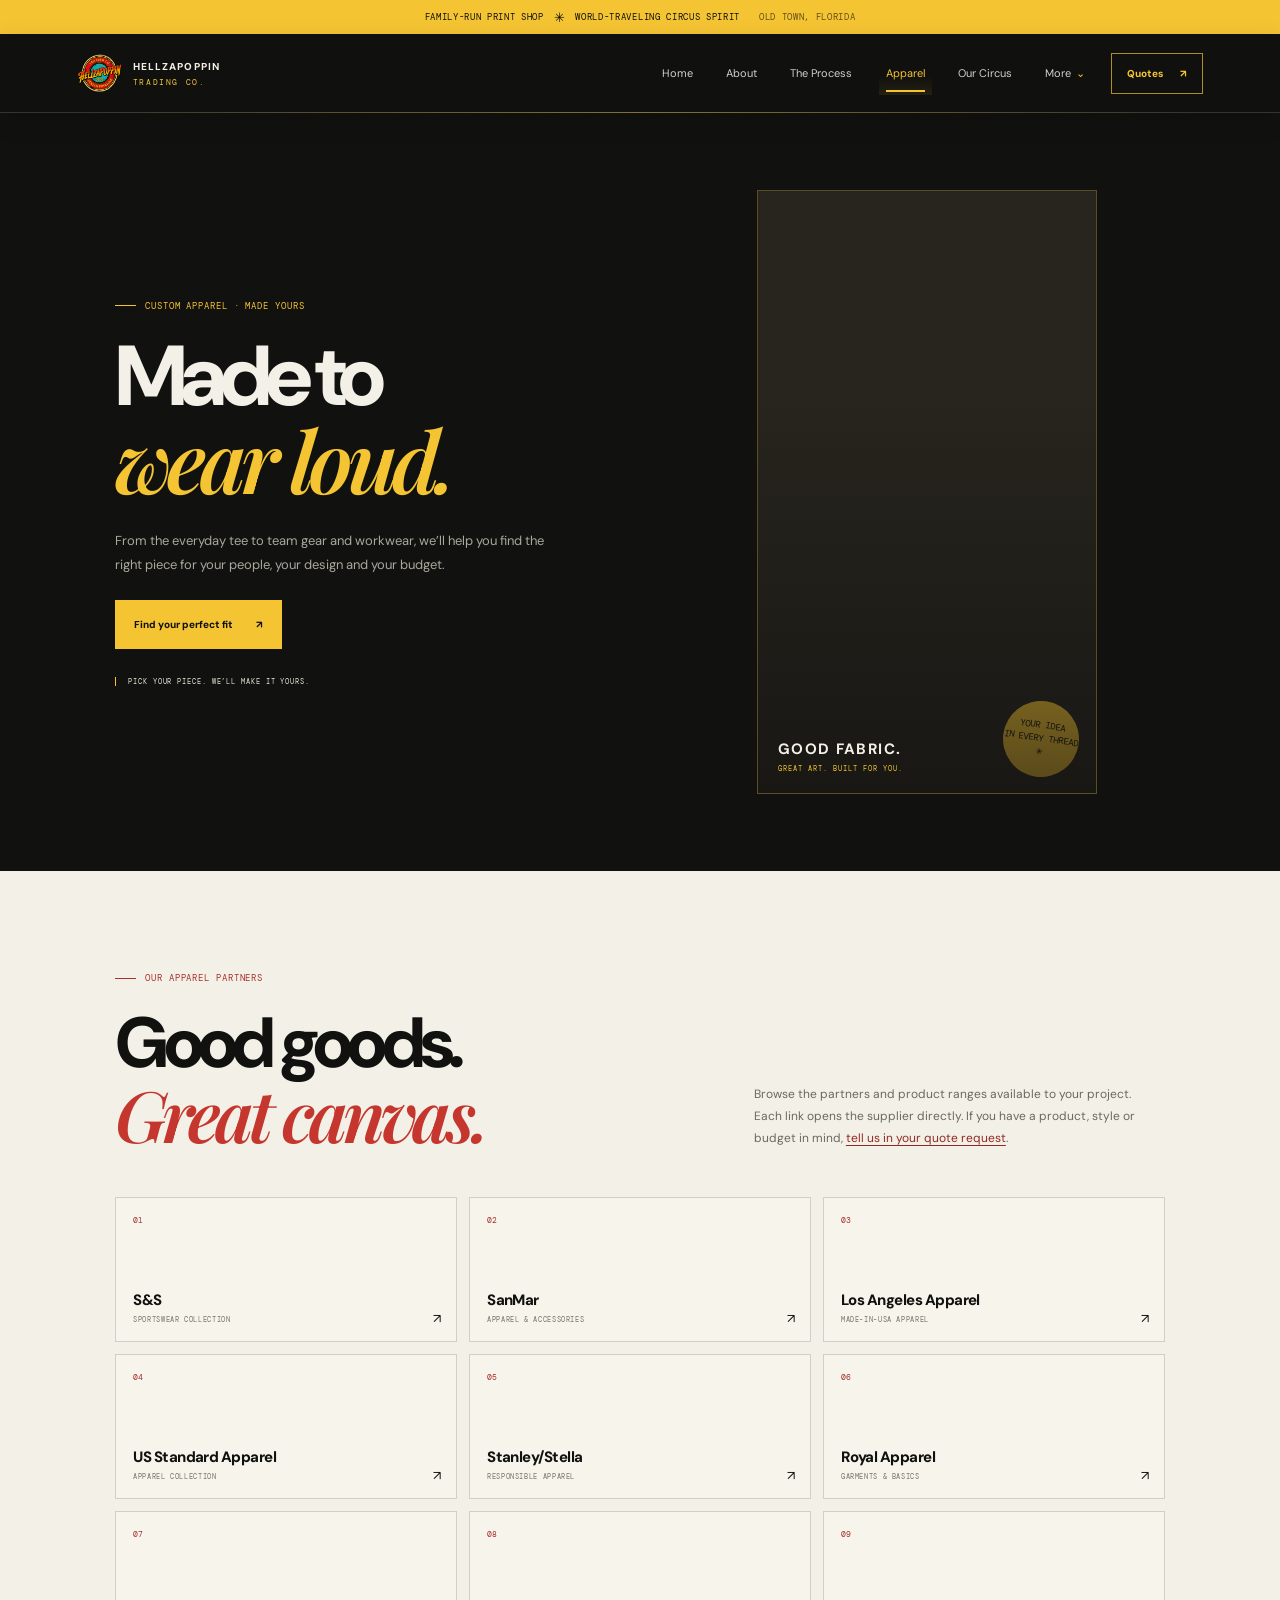
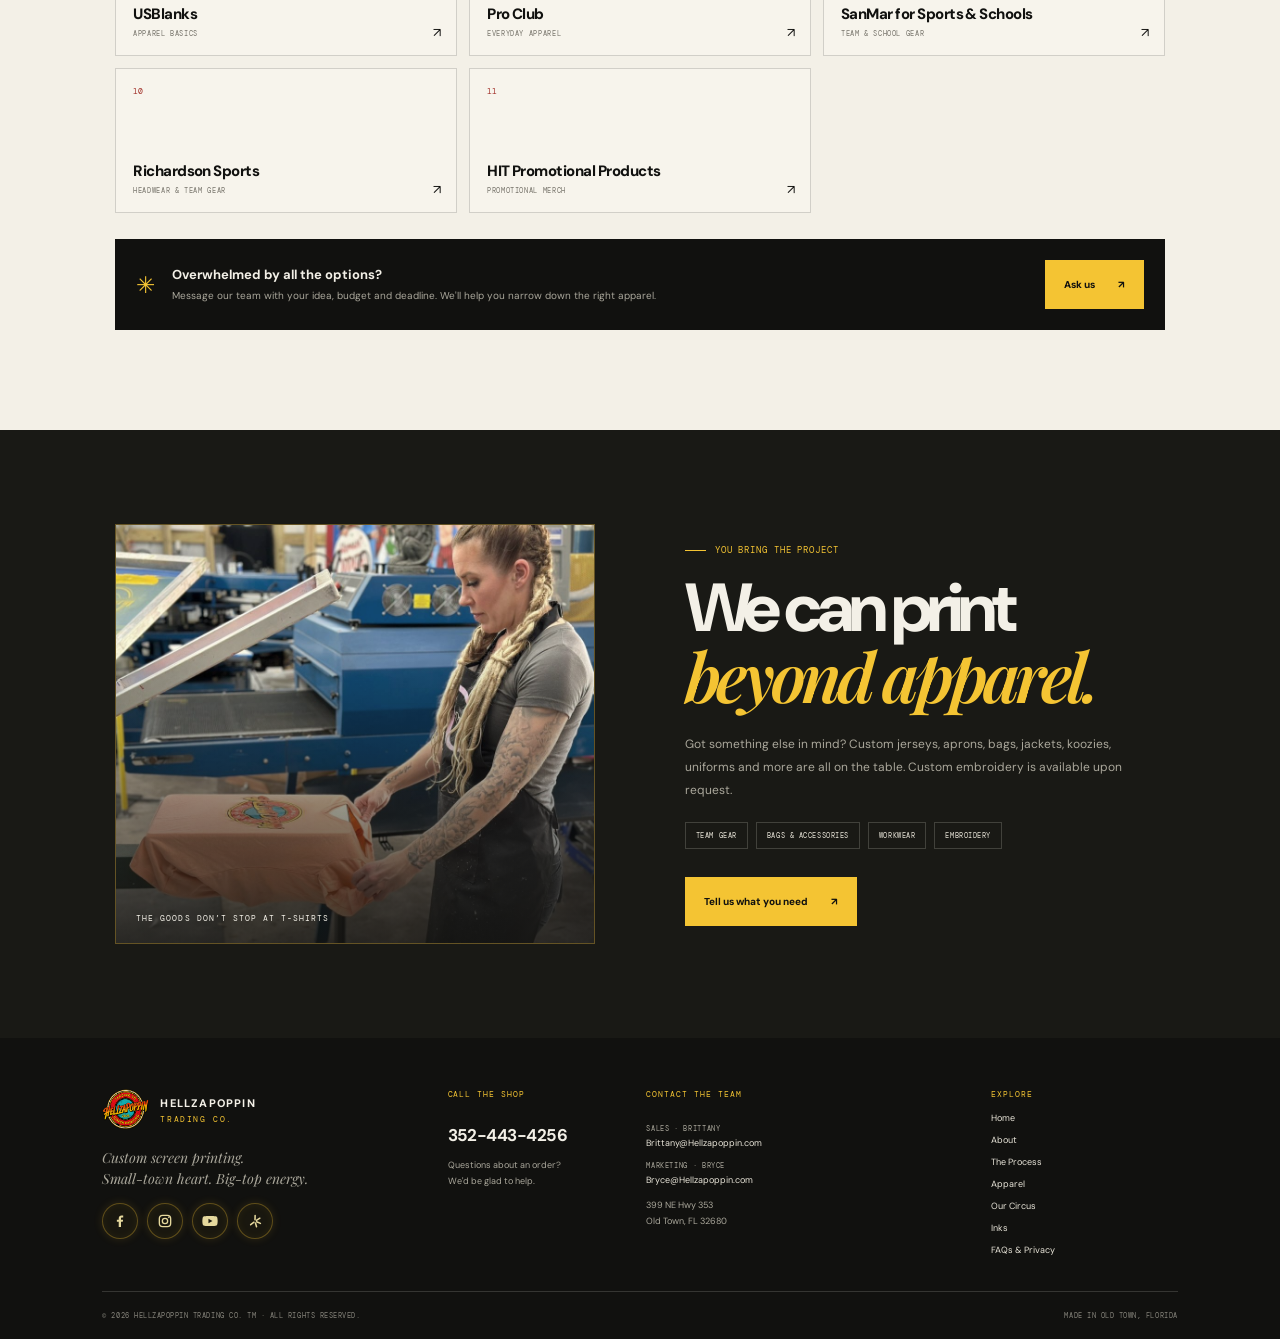
<file: apparel.html>
<!doctype html>
<html lang="en">
  <head>
    <meta charset="utf-8"><meta name="viewport" content="width=device-width, initial-scale=1"><meta name="theme-color" content="#11110f">
    <meta name="description" content="Explore Hellzapoppin Trading Co.'s apparel partners for screen-printed custom T-shirts, hoodies, teamwear and more.">
    <title>Apparel &amp; Product Partners — Hellzapoppin Trading Co.</title><link rel="icon" href="assets/images/hellzapoppin-logo.png" type="image/png"><link rel="stylesheet" href="assets/css/styles.css"><script src="assets/js/main.js" defer></script>
  </head>
  <body><div class="page-loader is-active" role="status" aria-label="Loading Hellzapoppin Trading Co."><div class="page-loader__content"><div class="page-loader__mark" aria-hidden="true"><span></span><span></span><span></span><img src="assets/images/hellzapoppin-logo.png" alt=""></div><span class="page-loader__brand">HELLZAPOPPIN <small>TRADING CO.</small></span><span class="page-loader__message">PREPARING THE SHOW</span></div></div><a class="skip-link" href="#main">Skip to content</a><div class="announcement">FAMILY-RUN PRINT SHOP <span aria-hidden="true">✳</span> WORLD-TRAVELING CIRCUS SPIRIT <span class="announcement__place">OLD TOWN, FLORIDA</span></div>
    <header class="site-header"><a class="brand" href="index.html" aria-label="Hellzapoppin Trading Co. home"><img src="assets/images/hellzapoppin-logo.png" alt=""><span class="brand__name">HELLZAPOPPIN <small>TRADING CO.</small></span></a><button class="menu-toggle" type="button" aria-label="Open navigation" aria-expanded="false" aria-controls="primary-nav"><span></span><span></span></button><nav class="site-nav" id="primary-nav" aria-label="Main navigation"><a href="index.html">Home</a><a href="about.html">About</a><a href="the-process.html">The Process</a><a class="is-current" aria-current="page" href="apparel.html">Apparel</a><a href="our-circus.html">Our Circus</a><details class="nav-dropdown"><summary>More <span aria-hidden="true">⌄</span></summary><div class="dropdown-menu"><a href="inks.html">Inks</a><a href="faqs-privacy.html">FAQs &amp; Privacy Policy</a><a href="https://hellzapoppintradingco.myshopify.com/" target="_blank" rel="noreferrer">Shop Our Store <span aria-hidden="true">↗</span></a></div></details><a class="nav-quote" href="quotes.html">Quotes <span aria-hidden="true">↗</span></a></nav></header>
    <main id="main">
      <section class="page-hero page-hero--apparel"><div class="page-hero__copy"><p class="eyebrow"><span class="eyebrow__line"></span> CUSTOM APPAREL · MADE YOURS</p><h1>Made to<br><em>wear loud.</em></h1><p>From the everyday tee to team gear and workwear, we’ll help you find the right piece for your people, your design and your budget.</p><a class="button button--primary" href="quotes.html">Find your perfect fit <span aria-hidden="true">↗</span></a><span class="apparel-hero__aside">PICK YOUR PIECE. WE’LL MAKE IT YOURS.</span></div><div class="page-hero__image page-hero__image--apparel"><video class="apparel-hero__video" autoplay loop muted playsinline preload="metadata" disablepictureinpicture aria-label="Hellzapoppin custom apparel showcase"><source src="assets/images/apaarel1.mp4" type="video/mp4"></video><span class="image-sticker">YOUR IDEA<br>IN EVERY THREAD ✳</span><span class="apparel-hero__image-note"><strong>GOOD FABRIC.</strong><span>GREAT ART. BUILT FOR YOU.</span></span></div></section>
      <section class="section section--cream partners-section"><div class="section-heading reveal"><div><p class="eyebrow eyebrow--red"><span class="eyebrow__line"></span> OUR APPAREL PARTNERS</p><h2>Good goods.<br><em>Great canvas.</em></h2></div><p>Browse the partners and product ranges available to your project. Each link opens the supplier directly. If you have a product, style or budget in mind, <a href="quotes.html">tell us in your quote request</a>.</p></div>
        <div class="partner-grid"><a class="partner-card reveal" href="https://www.sportswearcollection.com/HellzapoppinTradingCo" target="_blank" rel="noreferrer"><span class="partner-card__number">01</span><span class="partner-card__name">S&amp;S<small>SPORTSWEAR COLLECTION</small></span><span class="partner-card__arrow">↗</span></a><a class="partner-card reveal" href="https://catalog.companycasuals.com/" target="_blank" rel="noreferrer"><span class="partner-card__number">02</span><span class="partner-card__name">SanMar<small>APPAREL &amp; ACCESSORIES</small></span><span class="partner-card__arrow">↗</span></a><a class="partner-card reveal" href="https://losangelesapparel.net/" target="_blank" rel="noreferrer"><span class="partner-card__number">03</span><span class="partner-card__name">Los Angeles Apparel<small>MADE-IN-USA APPAREL</small></span><span class="partner-card__arrow">↗</span></a><a class="partner-card reveal" href="https://usstandardapparel.com/" target="_blank" rel="noreferrer"><span class="partner-card__number">04</span><span class="partner-card__name">US Standard Apparel<small>APPAREL COLLECTION</small></span><span class="partner-card__arrow">↗</span></a><a class="partner-card reveal" href="https://stanleystella.com/en-us" target="_blank" rel="noreferrer"><span class="partner-card__number">05</span><span class="partner-card__name">Stanley/Stella<small>RESPONSIBLE APPAREL</small></span><span class="partner-card__arrow">↗</span></a><a class="partner-card reveal" href="https://www.royalapparel.net/" target="_blank" rel="noreferrer"><span class="partner-card__number">06</span><span class="partner-card__name">Royal Apparel<small>GARMENTS &amp; BASICS</small></span><span class="partner-card__arrow">↗</span></a><a class="partner-card reveal" href="https://usblanks.net/" target="_blank" rel="noreferrer"><span class="partner-card__number">07</span><span class="partner-card__name">USBlanks<small>APPAREL BASICS</small></span><span class="partner-card__arrow">↗</span></a><a class="partner-card reveal" href="https://shopproclub.com/" target="_blank" rel="noreferrer"><span class="partner-card__number">08</span><span class="partner-card__name">Pro Club<small>EVERYDAY APPAREL</small></span><span class="partner-card__arrow">↗</span></a><a class="partner-card reveal" href="https://sanmarsports.com/" target="_blank" rel="noreferrer"><span class="partner-card__number">09</span><span class="partner-card__name">SanMar for Sports &amp; Schools<small>TEAM &amp; SCHOOL GEAR</small></span><span class="partner-card__arrow">↗</span></a><a class="partner-card reveal" href="https://richardsonsports.com/" target="_blank" rel="noreferrer"><span class="partner-card__number">10</span><span class="partner-card__name">Richardson Sports<small>HEADWEAR &amp; TEAM GEAR</small></span><span class="partner-card__arrow">↗</span></a><a class="partner-card reveal" href="https://hitpromo.net/" target="_blank" rel="noreferrer"><span class="partner-card__number">11</span><span class="partner-card__name">HIT Promotional Products<small>PROMOTIONAL MERCH</small></span><span class="partner-card__arrow">↗</span></a></div>
        <div class="partner-note"><span class="partner-note__star" aria-hidden="true">✳</span><div><h3>Overwhelmed by all the options?</h3><p>Message our team with your idea, budget and deadline. We'll help you narrow down the right apparel.</p></div><a class="button button--dark" href="mailto:Brittany@Hellzapoppin.com?subject=Apparel%20recommendation">Ask us <span aria-hidden="true">↗</span></a></div>
      </section>
      <section class="apparel-other"><div class="apparel-other__image"><img src="assets/images/home1.jpg" alt="A Hellzapoppin team member screen-printing a shirt in the studio" loading="lazy"><span>THE GOODS DON’T STOP AT T-SHIRTS</span></div><div class="apparel-other__copy"><p class="eyebrow"><span class="eyebrow__line"></span> YOU BRING THE PROJECT</p><h2>We can print<br><em>beyond apparel.</em></h2><p>Got something else in mind? Custom jerseys, aprons, bags, jackets, koozies, uniforms and more are all on the table. Custom embroidery is available upon request.</p><ul class="apparel-other__tags" aria-label="More custom print options"><li>TEAM GEAR</li><li>BAGS &amp; ACCESSORIES</li><li>WORKWEAR</li><li>EMBROIDERY</li></ul><a class="button button--primary" href="quotes.html">Tell us what you need <span aria-hidden="true">↗</span></a></div></section>
    </main>
    <footer class="site-footer">
  <div class="footer-main">
    <div class="footer-brand">
      <a class="brand brand--footer" href="index.html"><img src="assets/images/hellzapoppin-logo.png" alt=""><span class="brand__name">HELLZAPOPPIN <small>TRADING CO.</small></span></a>
      <p class="footer-note">Custom screen printing.<br>Small-town heart. Big-top energy.</p>
      <nav class="footer-social" aria-label="Social media">
        <a href="https://www.facebook.com/hellzapoppintrading" target="_blank" rel="noreferrer" aria-label="Facebook (opens in a new tab)"><svg viewBox="0 0 24 24" aria-hidden="true" focusable="false"><path fill="currentColor" d="M13.5 21v-8h2.7l.4-3h-3.1V8.1c0-.9.3-1.5 1.6-1.5h1.7V3.9c-.3 0-1.3-.1-2.5-.1-2.5 0-4.2 1.5-4.2 4.3V10H7.3v3h2.8v8h3.4Z"/></svg></a>
        <a href="https://www.instagram.com/hellzapoppintradingco" target="_blank" rel="noreferrer" aria-label="Instagram (opens in a new tab)"><svg viewBox="0 0 24 24" aria-hidden="true" focusable="false"><rect x="3.5" y="3.5" width="17" height="17" rx="5" fill="none" stroke="currentColor" stroke-width="2"/><circle cx="12" cy="12" r="4" fill="none" stroke="currentColor" stroke-width="2"/><circle cx="17.8" cy="6.5" r="1.2" fill="currentColor"/></svg></a>
        <a href="https://www.youtube.com/@HellzapoppinTradingCo" target="_blank" rel="noreferrer" aria-label="YouTube (opens in a new tab)"><svg viewBox="0 0 24 24" aria-hidden="true" focusable="false"><path fill="currentColor" d="M23 7.1a3 3 0 0 0-2.1-2.1C19 4.5 12 4.5 12 4.5s-7 0-8.9.5A3 3 0 0 0 1 7.1 31 31 0 0 0 .5 12 31 31 0 0 0 1 16.9a3 3 0 0 0 2.1 2.1c1.9.5 8.9.5 8.9.5s7 0 8.9-.5a3 3 0 0 0 2.1-2.1 31 31 0 0 0 .5-4.9 31 31 0 0 0-.5-4.9ZM9.7 15.5v-7l6 3.5-6 3.5Z"/></svg></a>
        <a href="https://www.yelp.com/biz/hellzapoppin-trading-co-old-town" target="_blank" rel="noreferrer" aria-label="Yelp (opens in a new tab)"><svg viewBox="0 0 24 24" aria-hidden="true" focusable="false"><g fill="none" stroke="currentColor" stroke-width="2.3" stroke-linecap="round"><path d="m12 10 .2-6.2"/><path d="m14.1 11.1 5.2-3.3"/><path d="m14.4 13.1 5.7 2.4"/><path d="m12.7 15 1.6 5.7"/><path d="m10.5 13.8-5 3.8"/></g></svg></a>
      </nav>
    </div>
    <div class="footer-phone"><p class="footer-label">CALL THE SHOP</p><a href="tel:+13524434256">352-443-4256</a><span>Questions about an order?<br>We'd be glad to help.</span></div>
    <div class="footer-details"><p class="footer-label">CONTACT THE TEAM</p><a href="mailto:Brittany@Hellzapoppin.com"><small>SALES · BRITTANY</small><span>Brittany@Hellzapoppin.com</span></a><a href="mailto:Bryce@Hellzapoppin.com"><small>MARKETING · BRYCE</small><span>Bryce@Hellzapoppin.com</span></a><span>399 NE Hwy 353<br>Old Town, FL 32680</span></div>
    <nav class="footer-nav" aria-label="Footer navigation"><p class="footer-label">EXPLORE</p><a href="index.html">Home</a><a href="about.html">About</a><a href="the-process.html">The Process</a><a href="apparel.html">Apparel</a><a href="our-circus.html">Our Circus</a><a href="inks.html">Inks</a><a href="faqs-privacy.html">FAQs &amp; Privacy</a></nav>
  </div>
  <div class="footer-bottom"><span>© <span data-year>2026</span> HELLZAPOPPIN TRADING CO. TM · ALL RIGHTS RESERVED.</span><span>MADE IN OLD TOWN, FLORIDA</span></div>
</footer>
  </body>
</html>
</file>
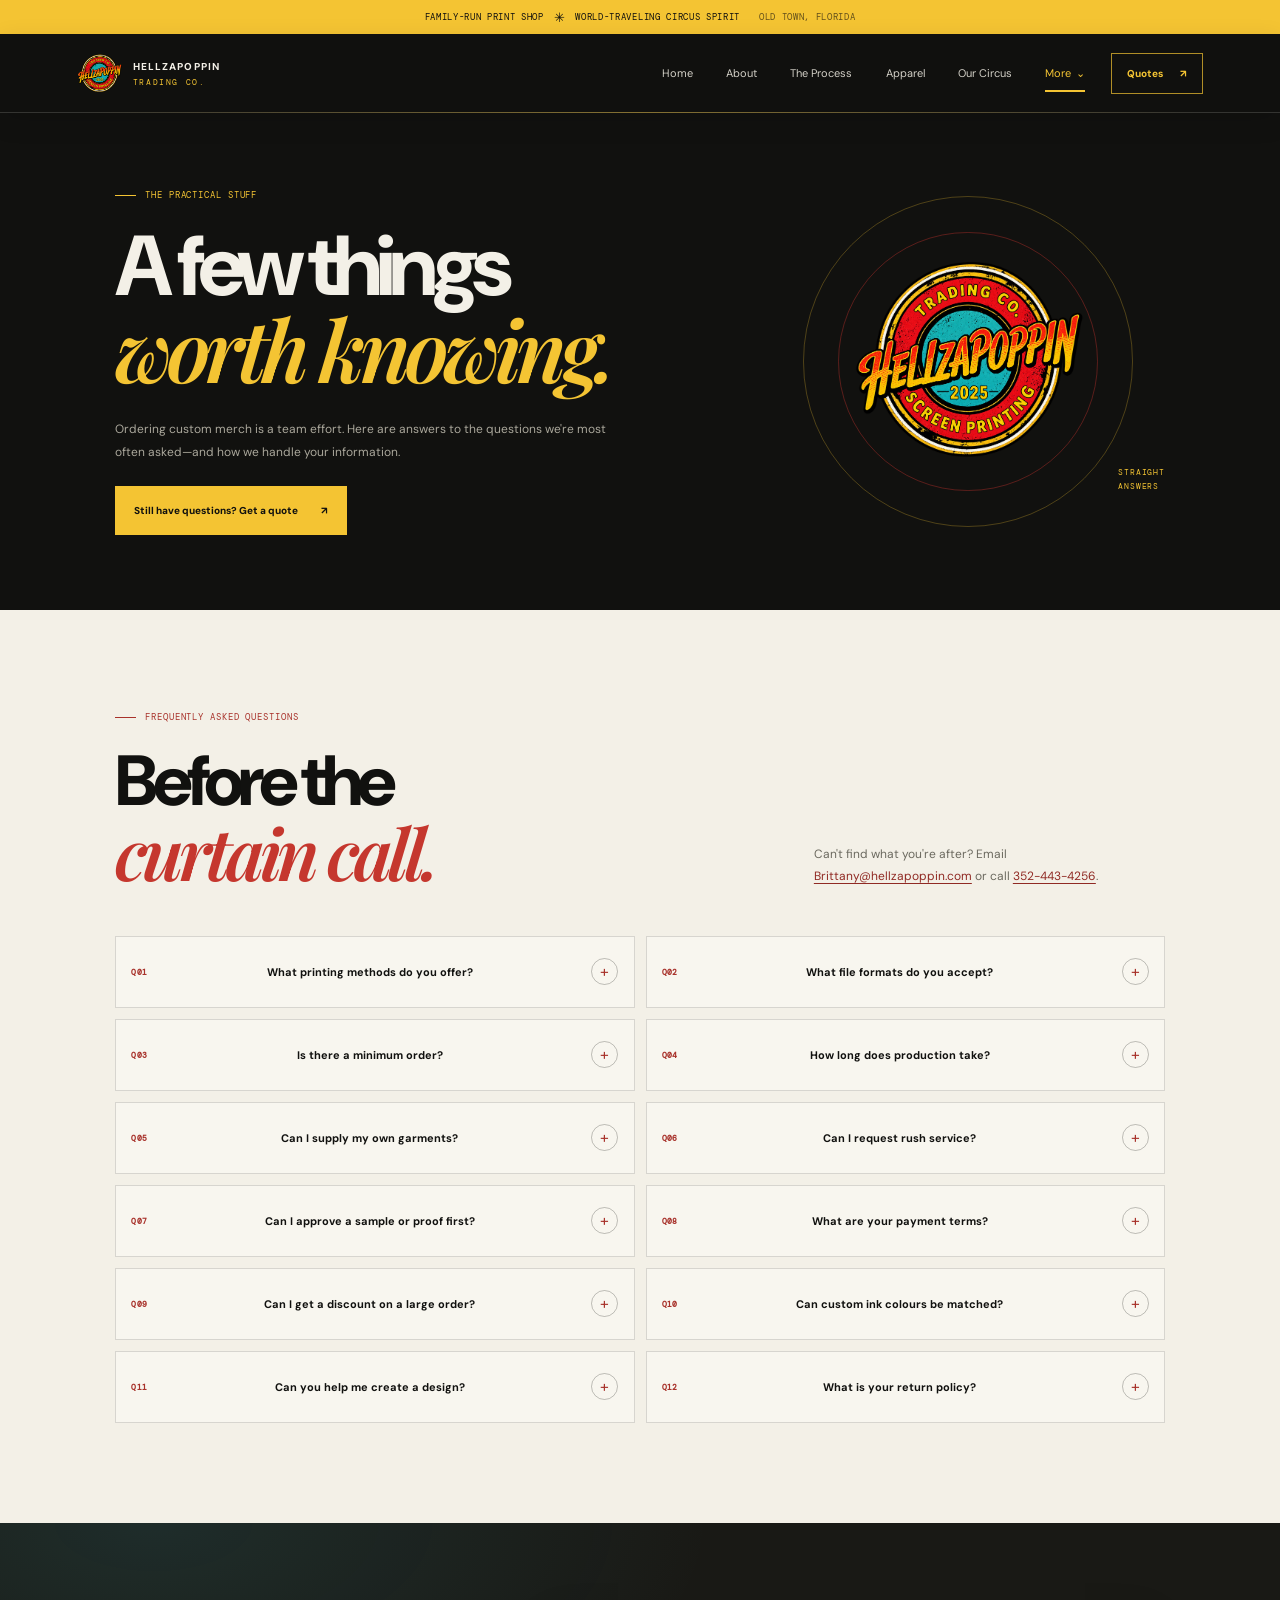
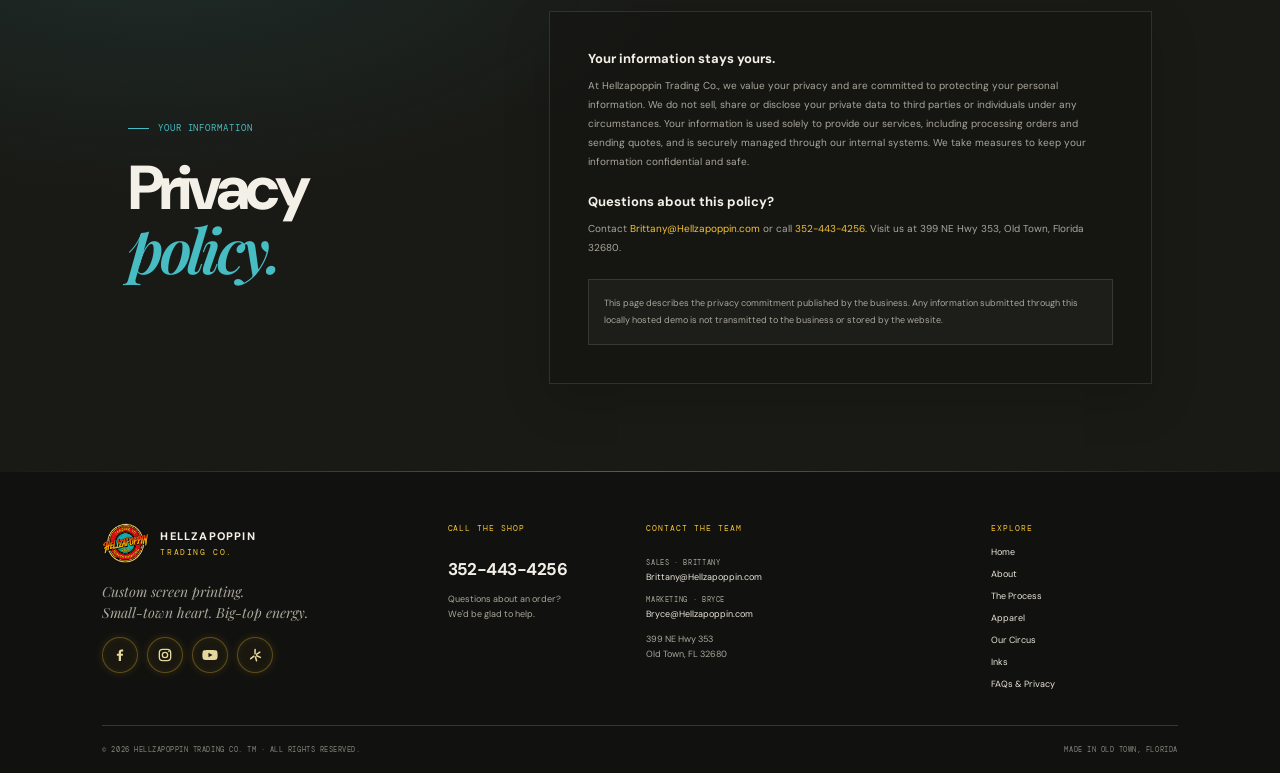
<file: faqs-privacy.html>
<!doctype html>
<html lang="en">
  <head>
    <meta charset="utf-8"><meta name="viewport" content="width=device-width, initial-scale=1"><meta name="theme-color" content="#11110f">
    <meta name="description" content="Frequently asked questions and privacy policy for Hellzapoppin Trading Co. custom screen printing and apparel.">
    <title>FAQs &amp; Privacy Policy — Hellzapoppin Trading Co.</title><link rel="icon" href="assets/images/hellzapoppin-logo.png" type="image/png"><link rel="stylesheet" href="assets/css/styles.css"><script src="assets/js/main.js" defer></script>
  </head>
  <body><div class="page-loader is-active" role="status" aria-label="Loading Hellzapoppin Trading Co."><div class="page-loader__content"><div class="page-loader__mark" aria-hidden="true"><span></span><span></span><span></span><img src="assets/images/hellzapoppin-logo.png" alt=""></div><span class="page-loader__brand">HELLZAPOPPIN <small>TRADING CO.</small></span><span class="page-loader__message">PREPARING THE SHOW</span></div></div><a class="skip-link" href="#main">Skip to content</a><div class="announcement">FAMILY-RUN PRINT SHOP <span aria-hidden="true">✳</span> WORLD-TRAVELING CIRCUS SPIRIT <span class="announcement__place">OLD TOWN, FLORIDA</span></div>
    <header class="site-header"><a class="brand" href="index.html" aria-label="Hellzapoppin Trading Co. home"><img src="assets/images/hellzapoppin-logo.png" alt=""><span class="brand__name">HELLZAPOPPIN <small>TRADING CO.</small></span></a><button class="menu-toggle" type="button" aria-label="Open navigation" aria-expanded="false" aria-controls="primary-nav"><span></span><span></span></button><nav class="site-nav" id="primary-nav" aria-label="Main navigation"><a href="index.html">Home</a><a href="about.html">About</a><a href="the-process.html">The Process</a><a href="apparel.html">Apparel</a><a href="our-circus.html">Our Circus</a><details class="nav-dropdown has-current"><summary>More <span aria-hidden="true">⌄</span></summary><div class="dropdown-menu"><a href="inks.html">Inks</a><a class="is-current" aria-current="page" href="faqs-privacy.html">FAQs &amp; Privacy Policy</a><a href="https://hellzapoppintradingco.myshopify.com/" target="_blank" rel="noreferrer">Shop Our Store <span aria-hidden="true">↗</span></a></div></details><a class="nav-quote" href="quotes.html">Quotes <span aria-hidden="true">↗</span></a></nav></header>
    <main id="main">
      <section class="page-hero page-hero--simple"><div class="page-hero__copy"><p class="eyebrow"><span class="eyebrow__line"></span> THE PRACTICAL STUFF</p><h1>A few things<br><em>worth knowing.</em></h1><p>Ordering custom merch is a team effort. Here are answers to the questions we're most often asked—and how we handle your information.</p><a class="button button--primary" href="quotes.html">Still have questions? Get a quote <span aria-hidden="true">↗</span></a></div><div class="page-hero__badge"><img src="assets/images/hellzapoppin-logo.png" alt="Hellzapoppin Trading Co. logo"><span>STRAIGHT<br>ANSWERS</span></div></section>
      <section class="section section--cream faq-section"><div class="section-heading reveal"><div><p class="eyebrow eyebrow--red"><span class="eyebrow__line"></span> FREQUENTLY ASKED QUESTIONS</p><h2>Before the<br><em>curtain call.</em></h2></div><p>Can't find what you're after? Email <a href="mailto:Brittany@hellzapoppin.com">Brittany@hellzapoppin.com</a> or call <a href="tel:+13524434256">352-443-4256</a>.</p></div>
        <div class="faq-list">
          <details class="faq-item reveal"><summary>What printing methods do you offer?<span aria-hidden="true">+</span></summary><p>We offer screen printing. Our experts can help you choose the best method for your design and fabrics. Custom embroidery is available upon request.</p></details>
          <details class="faq-item reveal"><summary>What file formats do you accept?<span aria-hidden="true">+</span></summary><p>We accept most JPEG, PNG and PDF files. For the best print quality, we recommend vector files (PDF, AI, EPS or SVG).</p></details>
          <details class="faq-item reveal"><summary>Is there a minimum order?<span aria-hidden="true">+</span></summary><p>Our minimum is 24 pieces per design. We offer discounts for larger orders—ask us for a custom quote.</p></details>
          <details class="faq-item reveal"><summary>How long does production take?<span aria-hidden="true">+</span></summary><p>Standard apparel production takes 7–14 business days after your quote and proof are approved. Rush service may be available for an additional fee.</p></details>
          <details class="faq-item reveal"><summary>Can I supply my own garments?<span aria-hidden="true">+</span></summary><p>Yes. Please check with us first to ensure your items are compatible with our printing process.</p></details>
          <details class="faq-item reveal"><summary>Can I request rush service?<span aria-hidden="true">+</span></summary><p>Rush service may be available for an additional fee. Contact us with your deadline so we can review the schedule.</p></details>
          <details class="faq-item reveal"><summary>Can I approve a sample or proof first?<span aria-hidden="true">+</span></summary><p>Yes. We provide digital proofs for approval. Physical samples may be available for an additional charge. Please email us to arrange a visit to the shop.</p></details>
          <details class="faq-item reveal"><summary>What are your payment terms?<span aria-hidden="true">+</span></summary><p>Payment is required when you place the order. The shipping balance is due when production is complete. Available payment methods include major credit cards, bank transfers, PayPal, Cash App, Square and Venmo.</p></details>
          <details class="faq-item reveal"><summary>Can I get a discount on a large order?<span aria-hidden="true">+</span></summary><p>Discounts may be available for larger quantities. Share your project details for a custom quote.</p></details>
          <details class="faq-item reveal"><summary>Can custom ink colours be matched?<span aria-hidden="true">+</span></summary><p>We can match screen-print colours using the Pantone Matching System (PMS). Send us your colour codes when you request a quote. Colours on screen may vary from the finished print.</p></details>
          <details class="faq-item reveal"><summary>Can you help me create a design?<span aria-hidden="true">+</span></summary><p>Yes. We work with graphic artists who can create or refine artwork. Custom design and template services are priced based on the complexity and time involved.</p></details>
          <details class="faq-item reveal"><summary>What is your return policy?<span aria-hidden="true">+</span></summary><p>Because our products are custom-made, we cannot accept returns. If something is wrong with your order, please contact us and we'll work to resolve the issue.</p></details>
        </div>
      </section>
      <section class="privacy-section"><div class="privacy-section__heading"><p class="eyebrow"><span class="eyebrow__line"></span> YOUR INFORMATION</p><h2>Privacy<br><em>policy.</em></h2></div><div class="privacy-section__copy"><h3>Your information stays yours.</h3><p>At Hellzapoppin Trading Co., we value your privacy and are committed to protecting your personal information. We do not sell, share or disclose your private data to third parties or individuals under any circumstances. Your information is used solely to provide our services, including processing orders and sending quotes, and is securely managed through our internal systems. We take measures to keep your information confidential and safe.</p><h3>Questions about this policy?</h3><p>Contact <a href="mailto:Brittany@Hellzapoppin.com">Brittany@Hellzapoppin.com</a> or call <a href="tel:+13524434256">352-443-4256</a>. Visit us at 399 NE Hwy 353, Old Town, Florida 32680.</p><p class="privacy-disclaimer">This page describes the privacy commitment published by the business. Any information submitted through this locally hosted demo is not transmitted to the business or stored by the website.</p></div></section>
    </main>
    <footer class="site-footer">
  <div class="footer-main">
    <div class="footer-brand">
      <a class="brand brand--footer" href="index.html"><img src="assets/images/hellzapoppin-logo.png" alt=""><span class="brand__name">HELLZAPOPPIN <small>TRADING CO.</small></span></a>
      <p class="footer-note">Custom screen printing.<br>Small-town heart. Big-top energy.</p>
      <nav class="footer-social" aria-label="Social media">
        <a href="https://www.facebook.com/hellzapoppintrading" target="_blank" rel="noreferrer" aria-label="Facebook (opens in a new tab)"><svg viewBox="0 0 24 24" aria-hidden="true" focusable="false"><path fill="currentColor" d="M13.5 21v-8h2.7l.4-3h-3.1V8.1c0-.9.3-1.5 1.6-1.5h1.7V3.9c-.3 0-1.3-.1-2.5-.1-2.5 0-4.2 1.5-4.2 4.3V10H7.3v3h2.8v8h3.4Z"/></svg></a>
        <a href="https://www.instagram.com/hellzapoppintradingco" target="_blank" rel="noreferrer" aria-label="Instagram (opens in a new tab)"><svg viewBox="0 0 24 24" aria-hidden="true" focusable="false"><rect x="3.5" y="3.5" width="17" height="17" rx="5" fill="none" stroke="currentColor" stroke-width="2"/><circle cx="12" cy="12" r="4" fill="none" stroke="currentColor" stroke-width="2"/><circle cx="17.8" cy="6.5" r="1.2" fill="currentColor"/></svg></a>
        <a href="https://www.youtube.com/@HellzapoppinTradingCo" target="_blank" rel="noreferrer" aria-label="YouTube (opens in a new tab)"><svg viewBox="0 0 24 24" aria-hidden="true" focusable="false"><path fill="currentColor" d="M23 7.1a3 3 0 0 0-2.1-2.1C19 4.5 12 4.5 12 4.5s-7 0-8.9.5A3 3 0 0 0 1 7.1 31 31 0 0 0 .5 12 31 31 0 0 0 1 16.9a3 3 0 0 0 2.1 2.1c1.9.5 8.9.5 8.9.5s7 0 8.9-.5a3 3 0 0 0 2.1-2.1 31 31 0 0 0 .5-4.9 31 31 0 0 0-.5-4.9ZM9.7 15.5v-7l6 3.5-6 3.5Z"/></svg></a>
        <a href="https://www.yelp.com/biz/hellzapoppin-trading-co-old-town" target="_blank" rel="noreferrer" aria-label="Yelp (opens in a new tab)"><svg viewBox="0 0 24 24" aria-hidden="true" focusable="false"><g fill="none" stroke="currentColor" stroke-width="2.3" stroke-linecap="round"><path d="m12 10 .2-6.2"/><path d="m14.1 11.1 5.2-3.3"/><path d="m14.4 13.1 5.7 2.4"/><path d="m12.7 15 1.6 5.7"/><path d="m10.5 13.8-5 3.8"/></g></svg></a>
      </nav>
    </div>
    <div class="footer-phone"><p class="footer-label">CALL THE SHOP</p><a href="tel:+13524434256">352-443-4256</a><span>Questions about an order?<br>We'd be glad to help.</span></div>
    <div class="footer-details"><p class="footer-label">CONTACT THE TEAM</p><a href="mailto:Brittany@Hellzapoppin.com"><small>SALES · BRITTANY</small><span>Brittany@Hellzapoppin.com</span></a><a href="mailto:Bryce@Hellzapoppin.com"><small>MARKETING · BRYCE</small><span>Bryce@Hellzapoppin.com</span></a><span>399 NE Hwy 353<br>Old Town, FL 32680</span></div>
    <nav class="footer-nav" aria-label="Footer navigation"><p class="footer-label">EXPLORE</p><a href="index.html">Home</a><a href="about.html">About</a><a href="the-process.html">The Process</a><a href="apparel.html">Apparel</a><a href="our-circus.html">Our Circus</a><a href="inks.html">Inks</a><a href="faqs-privacy.html">FAQs &amp; Privacy</a></nav>
  </div>
  <div class="footer-bottom"><span>© <span data-year>2026</span> HELLZAPOPPIN TRADING CO. TM · ALL RIGHTS RESERVED.</span><span>MADE IN OLD TOWN, FLORIDA</span></div>
</footer>
  </body>
</html>
</file>
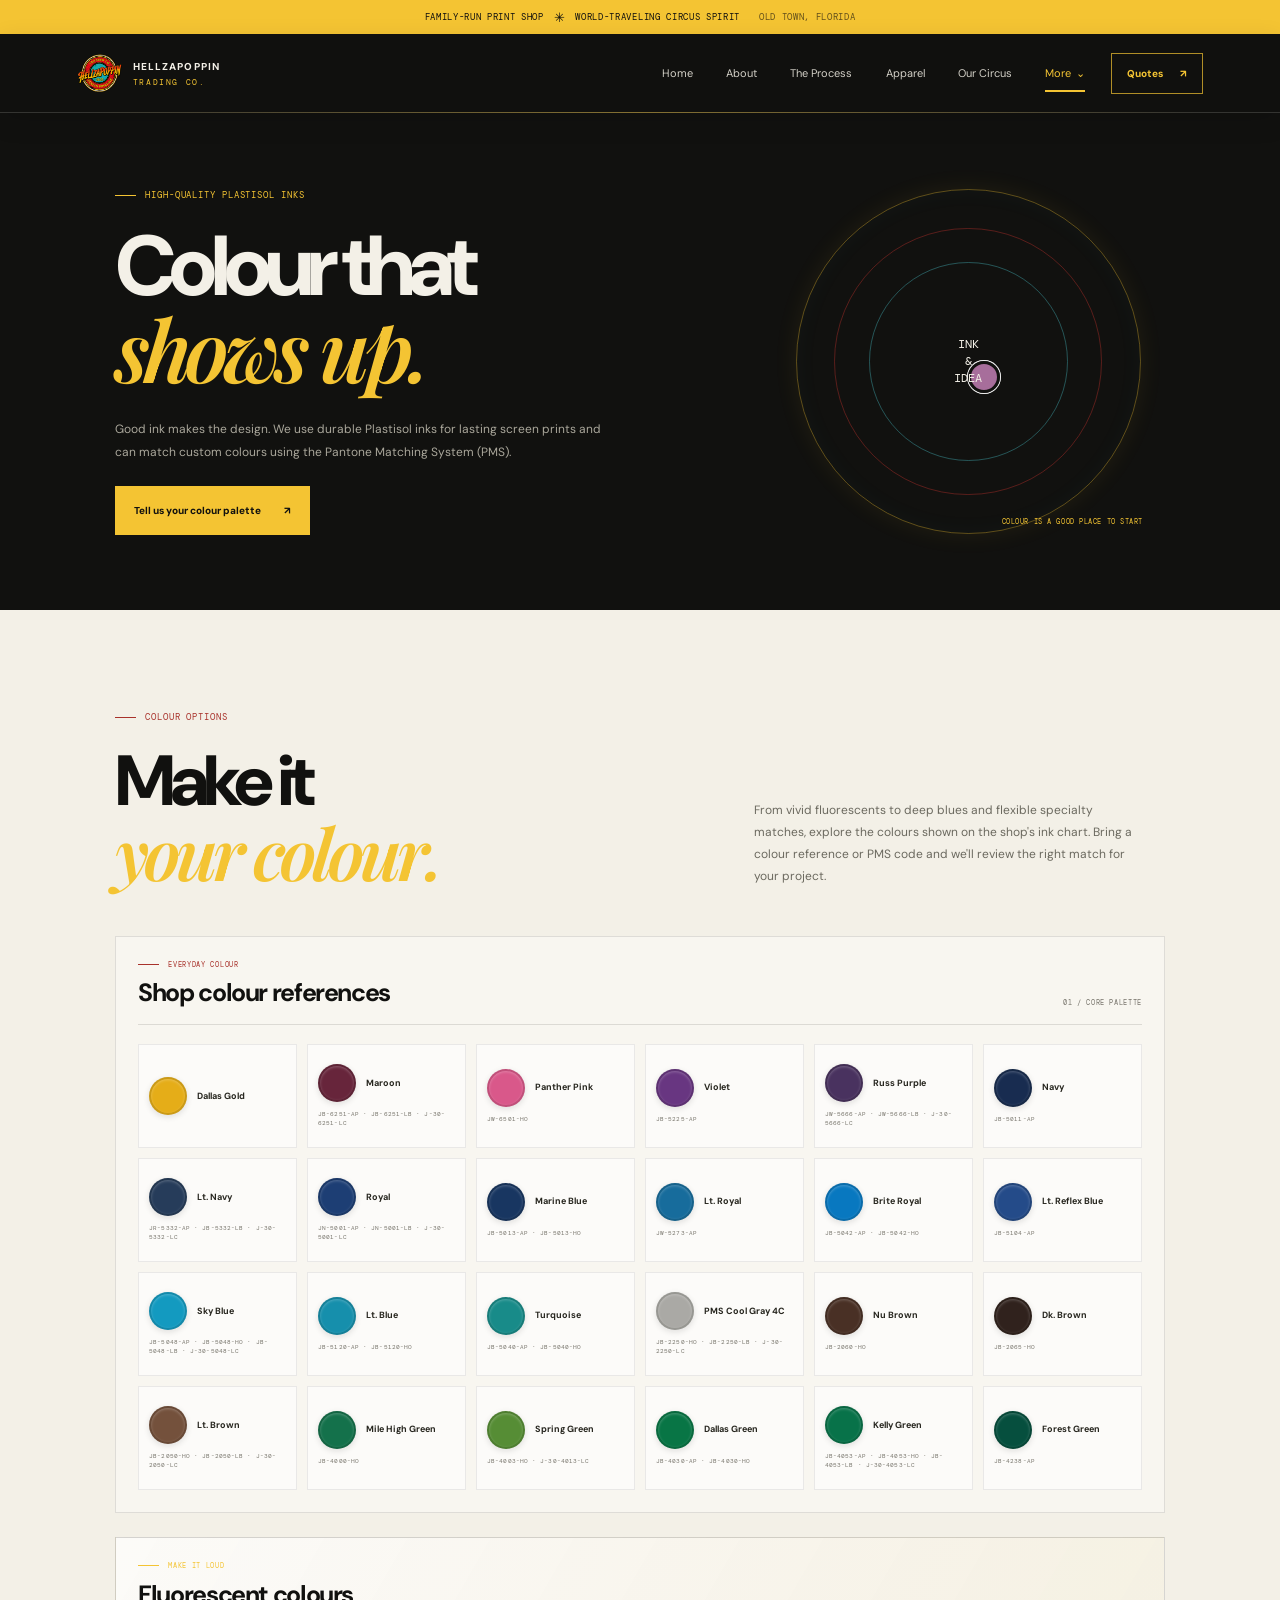
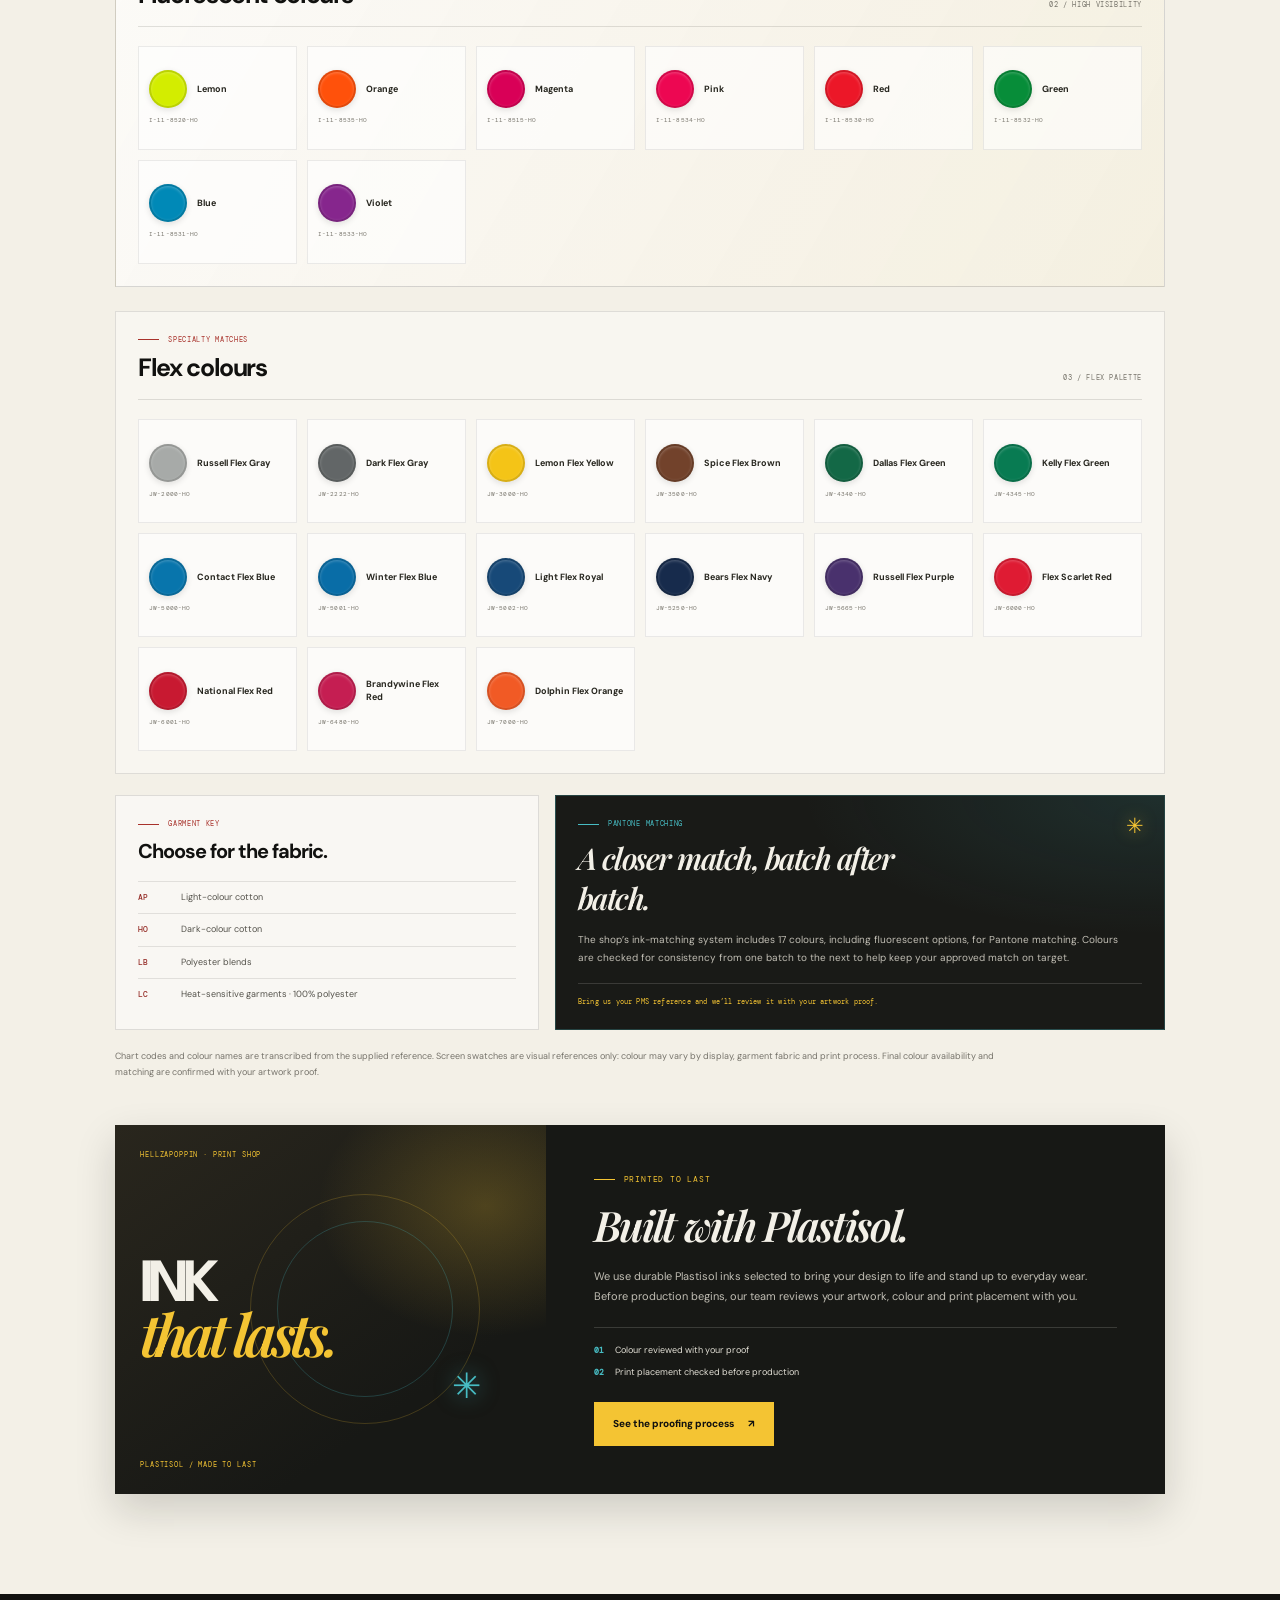
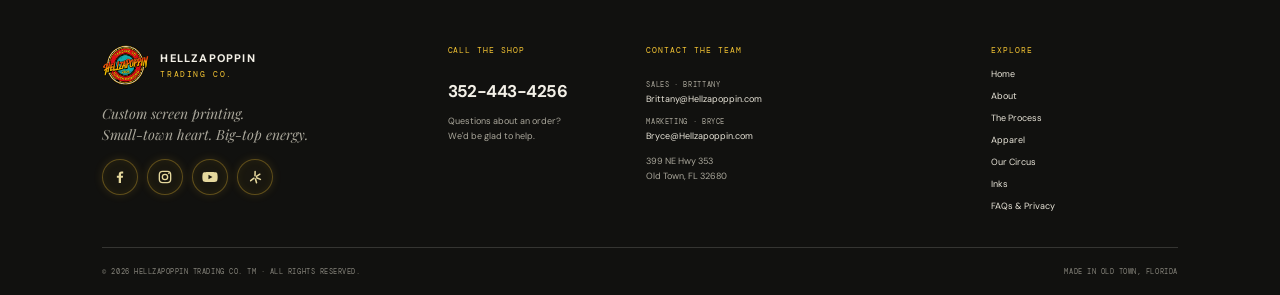
<file: inks.html>
<!doctype html>
<html lang="en">
  <head>
    <meta charset="utf-8"><meta name="viewport" content="width=device-width, initial-scale=1"><meta name="theme-color" content="#11110f">
    <meta name="description" content="Explore screen-print ink choices, durable Plastisol inks, print color references and Pantone matching from Hellzapoppin Trading Co.">
    <title>Screen-Printing Inks — Hellzapoppin Trading Co.</title><link rel="icon" href="assets/images/hellzapoppin-logo.png" type="image/png"><link rel="stylesheet" href="assets/css/styles.css"><script src="assets/js/main.js" defer></script>
  </head>
  <body><div class="page-loader is-active" role="status" aria-label="Loading Hellzapoppin Trading Co."><div class="page-loader__content"><div class="page-loader__mark" aria-hidden="true"><span></span><span></span><span></span><img src="assets/images/hellzapoppin-logo.png" alt=""></div><span class="page-loader__brand">HELLZAPOPPIN <small>TRADING CO.</small></span><span class="page-loader__message">PREPARING THE SHOW</span></div></div><a class="skip-link" href="#main">Skip to content</a><div class="announcement">FAMILY-RUN PRINT SHOP <span aria-hidden="true">✳</span> WORLD-TRAVELING CIRCUS SPIRIT <span class="announcement__place">OLD TOWN, FLORIDA</span></div>
    <header class="site-header"><a class="brand" href="index.html" aria-label="Hellzapoppin Trading Co. home"><img src="assets/images/hellzapoppin-logo.png" alt=""><span class="brand__name">HELLZAPOPPIN <small>TRADING CO.</small></span></a><button class="menu-toggle" type="button" aria-label="Open navigation" aria-expanded="false" aria-controls="primary-nav"><span></span><span></span></button>    <nav class="site-nav" id="primary-nav" aria-label="Main navigation"><a href="index.html">Home</a><a href="about.html">About</a><a href="the-process.html">The Process</a><a href="apparel.html">Apparel</a><a href="our-circus.html">Our Circus</a><details class="nav-dropdown has-current"><summary>More <span aria-hidden="true">⌄</span></summary><div class="dropdown-menu"><a class="is-current" aria-current="page" href="inks.html">Inks</a><a href="faqs-privacy.html">FAQs &amp; Privacy Policy</a><a href="https://hellzapoppintradingco.myshopify.com/" target="_blank" rel="noreferrer">Shop Our Store <span aria-hidden="true">↗</span></a></div></details><a class="nav-quote" href="quotes.html">Quotes <span aria-hidden="true">↗</span></a></nav></header>
    <main id="main">
      <section class="page-hero page-hero--simple"><div class="page-hero__copy"><p class="eyebrow"><span class="eyebrow__line"></span> HIGH-QUALITY PLASTISOL INKS</p><h1>Colour that<br><em>shows up.</em></h1><p>Good ink makes the design. We use durable Plastisol inks for lasting screen prints and can match custom colours using the Pantone Matching System (PMS).</p><a class="button button--primary" href="quotes.html">Tell us your colour palette <span aria-hidden="true">↗</span></a></div><div class="ink-orbit" aria-label="Decorative palette of print colour references"><span class="ink-dot ink-dot--red"></span><span class="ink-dot ink-dot--yellow"></span><span class="ink-dot ink-dot--blue"></span><span class="ink-dot ink-dot--mint"></span><span class="ink-dot ink-dot--purple"></span><span class="ink-orbit__center">INK<br>&amp;<br>IDEA</span><span class="ink-orbit__label">COLOUR IS A GOOD PLACE TO START</span></div></section>
      <section class="section section--cream inks-section"><div class="section-heading reveal"><div><p class="eyebrow eyebrow--red"><span class="eyebrow__line"></span> COLOUR OPTIONS</p><h2>Make it<br><em>your colour.</em></h2></div><p>From vivid fluorescents to deep blues and flexible specialty matches, explore the colours shown on the shop's ink chart. Bring a colour reference or PMS code and we'll review the right match for your project.</p></div>
        <div class="ink-palette">
          <section class="ink-palette__group reveal" aria-labelledby="ink-core-heading"><div class="ink-palette__heading"><div><p class="eyebrow eyebrow--red"><span class="eyebrow__line"></span> EVERYDAY COLOUR</p><h3 id="ink-core-heading">Shop colour references</h3></div><span>01 / CORE PALETTE</span></div><div class="swatch-grid">
            <div class="ink-swatch" style="--swatch:#e5ad18"><span></span><b>Dallas Gold</b></div>
            <div class="ink-swatch" style="--swatch:#67253b"><span></span><b>Maroon</b><small>JB-6251-AP · JB-6251-LB · J-30-6251-LC</small></div>
            <div class="ink-swatch" style="--swatch:#d9588a"><span></span><b>Panther Pink</b><small>JW-6501-HO</small></div>
            <div class="ink-swatch" style="--swatch:#683681"><span></span><b>Violet</b><small>JB-5225-AP</small></div>
            <div class="ink-swatch" style="--swatch:#49325f"><span></span><b>Russ Purple</b><small>JW-5666-AP · JW-5666-LB · J-30-5666-LC</small></div>
            <div class="ink-swatch" style="--swatch:#182c50"><span></span><b>Navy</b><small>JB-5011-AP</small></div>
            <div class="ink-swatch" style="--swatch:#263c5a"><span></span><b>Lt. Navy</b><small>JR-5332-AP · JB-5332-LB · J-30-5332-LC</small></div>
            <div class="ink-swatch" style="--swatch:#1d3e74"><span></span><b>Royal</b><small>JN-5001-AP · JN-5001-LB · J-30-5001-LC</small></div>
            <div class="ink-swatch" style="--swatch:#183661"><span></span><b>Marine Blue</b><small>JB-5013-AP · JB-5013-HO</small></div>
            <div class="ink-swatch" style="--swatch:#176c9c"><span></span><b>Lt. Royal</b><small>JW-5273-AP</small></div>
            <div class="ink-swatch" style="--swatch:#0878c0"><span></span><b>Brite Royal</b><small>JB-5042-AP · JB-5042-HO</small></div>
            <div class="ink-swatch" style="--swatch:#244b89"><span></span><b>Lt. Reflex Blue</b><small>JB-5104-AP</small></div>
            <div class="ink-swatch" style="--swatch:#139ac0"><span></span><b>Sky Blue</b><small>JB-5048-AP · JB-5048-HO · JB-5048-LB · J-30-5048-LC</small></div>
            <div class="ink-swatch" style="--swatch:#168fac"><span></span><b>Lt. Blue</b><small>JB-5120-AP · JB-5120-HO</small></div>
            <div class="ink-swatch" style="--swatch:#188b89"><span></span><b>Turquoise</b><small>JB-5040-AP · JB-5040-HO</small></div>
            <div class="ink-swatch" style="--swatch:#aaa9a5"><span></span><b>PMS Cool Gray 4C</b><small>JB-2250-HO · JB-2250-LB · J-30-2250-LC</small></div>
            <div class="ink-swatch" style="--swatch:#493025"><span></span><b>Nu Brown</b><small>JB-2060-HO</small></div>
            <div class="ink-swatch" style="--swatch:#30221d"><span></span><b>Dk. Brown</b><small>JB-2065-HO</small></div>
            <div class="ink-swatch" style="--swatch:#74513c"><span></span><b>Lt. Brown</b><small>JB-2050-HO · JB-2050-LB · J-30-2050-LC</small></div>
            <div class="ink-swatch" style="--swatch:#14714b"><span></span><b>Mile High Green</b><small>JB-4000-HO</small></div>
            <div class="ink-swatch" style="--swatch:#568d35"><span></span><b>Spring Green</b><small>JB-4003-HO · J-30-4013-LC</small></div>
            <div class="ink-swatch" style="--swatch:#087545"><span></span><b>Dallas Green</b><small>JB-4030-AP · JB-4030-HO</small></div>
            <div class="ink-swatch" style="--swatch:#087249"><span></span><b>Kelly Green</b><small>JB-4053-AP · JB-4053-HO · JB-4053-LB · J-30-4053-LC</small></div>
            <div class="ink-swatch" style="--swatch:#064f3e"><span></span><b>Forest Green</b><small>JB-4238-AP</small></div>
          </div></section>
          <section class="ink-palette__group ink-palette__group--fluorescent reveal" aria-labelledby="ink-fluoro-heading"><div class="ink-palette__heading"><div><p class="eyebrow"><span class="eyebrow__line"></span> MAKE IT LOUD</p><h3 id="ink-fluoro-heading">Fluorescent colours</h3></div><span>02 / HIGH VISIBILITY</span></div><div class="swatch-grid">
            <div class="ink-swatch" style="--swatch:#d3ed00"><span></span><b>Lemon</b><small>I-11-8520-HO</small></div>
            <div class="ink-swatch" style="--swatch:#ff510b"><span></span><b>Orange</b><small>I-11-8535-HO</small></div>
            <div class="ink-swatch" style="--swatch:#d90057"><span></span><b>Magenta</b><small>I-11-8515-HO</small></div>
            <div class="ink-swatch" style="--swatch:#ed0752"><span></span><b>Pink</b><small>I-11-8534-HO</small></div>
            <div class="ink-swatch" style="--swatch:#ec1728"><span></span><b>Red</b><small>I-11-8530-HO</small></div>
            <div class="ink-swatch" style="--swatch:#078d39"><span></span><b>Green</b><small>I-11-8532-HO</small></div>
            <div class="ink-swatch" style="--swatch:#0089b7"><span></span><b>Blue</b><small>I-11-8531-HO</small></div>
            <div class="ink-swatch" style="--swatch:#86268d"><span></span><b>Violet</b><small>I-11-8533-HO</small></div>
          </div></section>
          <section class="ink-palette__group reveal" aria-labelledby="ink-flex-heading"><div class="ink-palette__heading"><div><p class="eyebrow eyebrow--red"><span class="eyebrow__line"></span> SPECIALTY MATCHES</p><h3 id="ink-flex-heading">Flex colours</h3></div><span>03 / FLEX PALETTE</span></div><div class="swatch-grid">
            <div class="ink-swatch" style="--swatch:#a7aaa8"><span></span><b>Russell Flex Gray</b><small>JW-2000-HO</small></div>
            <div class="ink-swatch" style="--swatch:#626667"><span></span><b>Dark Flex Gray</b><small>JW-2222-HO</small></div>
            <div class="ink-swatch" style="--swatch:#f4c417"><span></span><b>Lemon Flex Yellow</b><small>JW-3000-HO</small></div>
            <div class="ink-swatch" style="--swatch:#72422b"><span></span><b>Spice Flex Brown</b><small>JW-3500-HO</small></div>
            <div class="ink-swatch" style="--swatch:#136846"><span></span><b>Dallas Flex Green</b><small>JW-4340-HO</small></div>
            <div class="ink-swatch" style="--swatch:#087b52"><span></span><b>Kelly Flex Green</b><small>JW-4345-HO</small></div>
            <div class="ink-swatch" style="--swatch:#0875ac"><span></span><b>Contact Flex Blue</b><small>JW-5000-HO</small></div>
            <div class="ink-swatch" style="--swatch:#096da7"><span></span><b>Winter Flex Blue</b><small>JW-5001-HO</small></div>
            <div class="ink-swatch" style="--swatch:#174978"><span></span><b>Light Flex Royal</b><small>JW-5002-HO</small></div>
            <div class="ink-swatch" style="--swatch:#172b4c"><span></span><b>Bears Flex Navy</b><small>JW-5250-HO</small></div>
            <div class="ink-swatch" style="--swatch:#49316d"><span></span><b>Russell Flex Purple</b><small>JW-5665-HO</small></div>
            <div class="ink-swatch" style="--swatch:#df1b33"><span></span><b>Flex Scarlet Red</b><small>JW-6000-HO</small></div>
            <div class="ink-swatch" style="--swatch:#c81931"><span></span><b>National Flex Red</b><small>JW-6001-HO</small></div>
            <div class="ink-swatch" style="--swatch:#c51e52"><span></span><b>Brandywine Flex Red</b><small>JW-6480-HO</small></div>
            <div class="ink-swatch" style="--swatch:#f15a25"><span></span><b>Dolphin Flex Orange</b><small>JW-7000-HO</small></div>
          </div></section>
        </div>
        <section class="ink-chart-details reveal" aria-label="Ink chart notes">
          <div class="ink-chart-legend"><p class="eyebrow eyebrow--red"><span class="eyebrow__line"></span> GARMENT KEY</p><h3>Choose for the fabric.</h3><dl><div><dt>AP</dt><dd>Light-colour cotton</dd></div><div><dt>HO</dt><dd>Dark-colour cotton</dd></div><div><dt>LB</dt><dd>Polyester blends</dd></div><div><dt>LC</dt><dd>Heat-sensitive garments · 100% polyester</dd></div></dl></div>
          <div class="ink-chart-match"><span class="ink-chart-match__mark" aria-hidden="true">✳</span><p class="eyebrow"><span class="eyebrow__line"></span> PANTONE MATCHING</p><h3>A closer match, batch after batch.</h3><p>The shop’s ink-matching system includes 17 colours, including fluorescent options, for Pantone matching. Colours are checked for consistency from one batch to the next to help keep your approved match on target.</p><span class="ink-chart-match__note">Bring us your PMS reference and we’ll review it with your artwork proof.</span></div>
        </section>
        <p class="colour-disclaimer">Chart codes and colour names are transcribed from the supplied reference. Screen swatches are visual references only: colour may vary by display, garment fabric and print process. Final colour availability and matching are confirmed with your artwork proof.</p>
        <section class="ink-info reveal" aria-labelledby="plastisol-heading"><div class="ink-info__art" aria-hidden="true"><span>HELLZAPOPPIN · PRINT SHOP</span><strong>INK<br><em>that lasts.</em></strong><i>✳</i><small>PLASTISOL / MADE TO LAST</small></div><div class="ink-info__copy"><p class="eyebrow"><span class="eyebrow__line"></span> PRINTED TO LAST</p><h3 id="plastisol-heading">Built with Plastisol.</h3><p>We use durable Plastisol inks selected to bring your design to life and stand up to everyday wear. Before production begins, our team reviews your artwork, colour and print placement with you.</p><div class="ink-info__benefits"><span><b>01</b> Colour reviewed with your proof</span><span><b>02</b> Print placement checked before production</span></div><a class="button button--primary" href="the-process.html">See the proofing process <span aria-hidden="true">↗</span></a></div></section>
      </section>
    </main>
    <footer class="site-footer">
  <div class="footer-main">
    <div class="footer-brand">
      <a class="brand brand--footer" href="index.html"><img src="assets/images/hellzapoppin-logo.png" alt=""><span class="brand__name">HELLZAPOPPIN <small>TRADING CO.</small></span></a>
      <p class="footer-note">Custom screen printing.<br>Small-town heart. Big-top energy.</p>
      <nav class="footer-social" aria-label="Social media">
        <a href="https://www.facebook.com/hellzapoppintrading" target="_blank" rel="noreferrer" aria-label="Facebook (opens in a new tab)"><svg viewBox="0 0 24 24" aria-hidden="true" focusable="false"><path fill="currentColor" d="M13.5 21v-8h2.7l.4-3h-3.1V8.1c0-.9.3-1.5 1.6-1.5h1.7V3.9c-.3 0-1.3-.1-2.5-.1-2.5 0-4.2 1.5-4.2 4.3V10H7.3v3h2.8v8h3.4Z"/></svg></a>
        <a href="https://www.instagram.com/hellzapoppintradingco" target="_blank" rel="noreferrer" aria-label="Instagram (opens in a new tab)"><svg viewBox="0 0 24 24" aria-hidden="true" focusable="false"><rect x="3.5" y="3.5" width="17" height="17" rx="5" fill="none" stroke="currentColor" stroke-width="2"/><circle cx="12" cy="12" r="4" fill="none" stroke="currentColor" stroke-width="2"/><circle cx="17.8" cy="6.5" r="1.2" fill="currentColor"/></svg></a>
        <a href="https://www.youtube.com/@HellzapoppinTradingCo" target="_blank" rel="noreferrer" aria-label="YouTube (opens in a new tab)"><svg viewBox="0 0 24 24" aria-hidden="true" focusable="false"><path fill="currentColor" d="M23 7.1a3 3 0 0 0-2.1-2.1C19 4.5 12 4.5 12 4.5s-7 0-8.9.5A3 3 0 0 0 1 7.1 31 31 0 0 0 .5 12 31 31 0 0 0 1 16.9a3 3 0 0 0 2.1 2.1c1.9.5 8.9.5 8.9.5s7 0 8.9-.5a3 3 0 0 0 2.1-2.1 31 31 0 0 0 .5-4.9 31 31 0 0 0-.5-4.9ZM9.7 15.5v-7l6 3.5-6 3.5Z"/></svg></a>
        <a href="https://www.yelp.com/biz/hellzapoppin-trading-co-old-town" target="_blank" rel="noreferrer" aria-label="Yelp (opens in a new tab)"><svg viewBox="0 0 24 24" aria-hidden="true" focusable="false"><g fill="none" stroke="currentColor" stroke-width="2.3" stroke-linecap="round"><path d="m12 10 .2-6.2"/><path d="m14.1 11.1 5.2-3.3"/><path d="m14.4 13.1 5.7 2.4"/><path d="m12.7 15 1.6 5.7"/><path d="m10.5 13.8-5 3.8"/></g></svg></a>
      </nav>
    </div>
    <div class="footer-phone"><p class="footer-label">CALL THE SHOP</p><a href="tel:+13524434256">352-443-4256</a><span>Questions about an order?<br>We'd be glad to help.</span></div>
    <div class="footer-details"><p class="footer-label">CONTACT THE TEAM</p><a href="mailto:Brittany@Hellzapoppin.com"><small>SALES · BRITTANY</small><span>Brittany@Hellzapoppin.com</span></a><a href="mailto:Bryce@Hellzapoppin.com"><small>MARKETING · BRYCE</small><span>Bryce@Hellzapoppin.com</span></a><span>399 NE Hwy 353<br>Old Town, FL 32680</span></div>
    <nav class="footer-nav" aria-label="Footer navigation"><p class="footer-label">EXPLORE</p><a href="index.html">Home</a><a href="about.html">About</a><a href="the-process.html">The Process</a><a href="apparel.html">Apparel</a><a href="our-circus.html">Our Circus</a><a href="inks.html">Inks</a><a href="faqs-privacy.html">FAQs &amp; Privacy</a></nav>
  </div>
  <div class="footer-bottom"><span>© <span data-year>2026</span> HELLZAPOPPIN TRADING CO. TM · ALL RIGHTS RESERVED.</span><span>MADE IN OLD TOWN, FLORIDA</span></div>
</footer>
  </body>
</html>
</file>
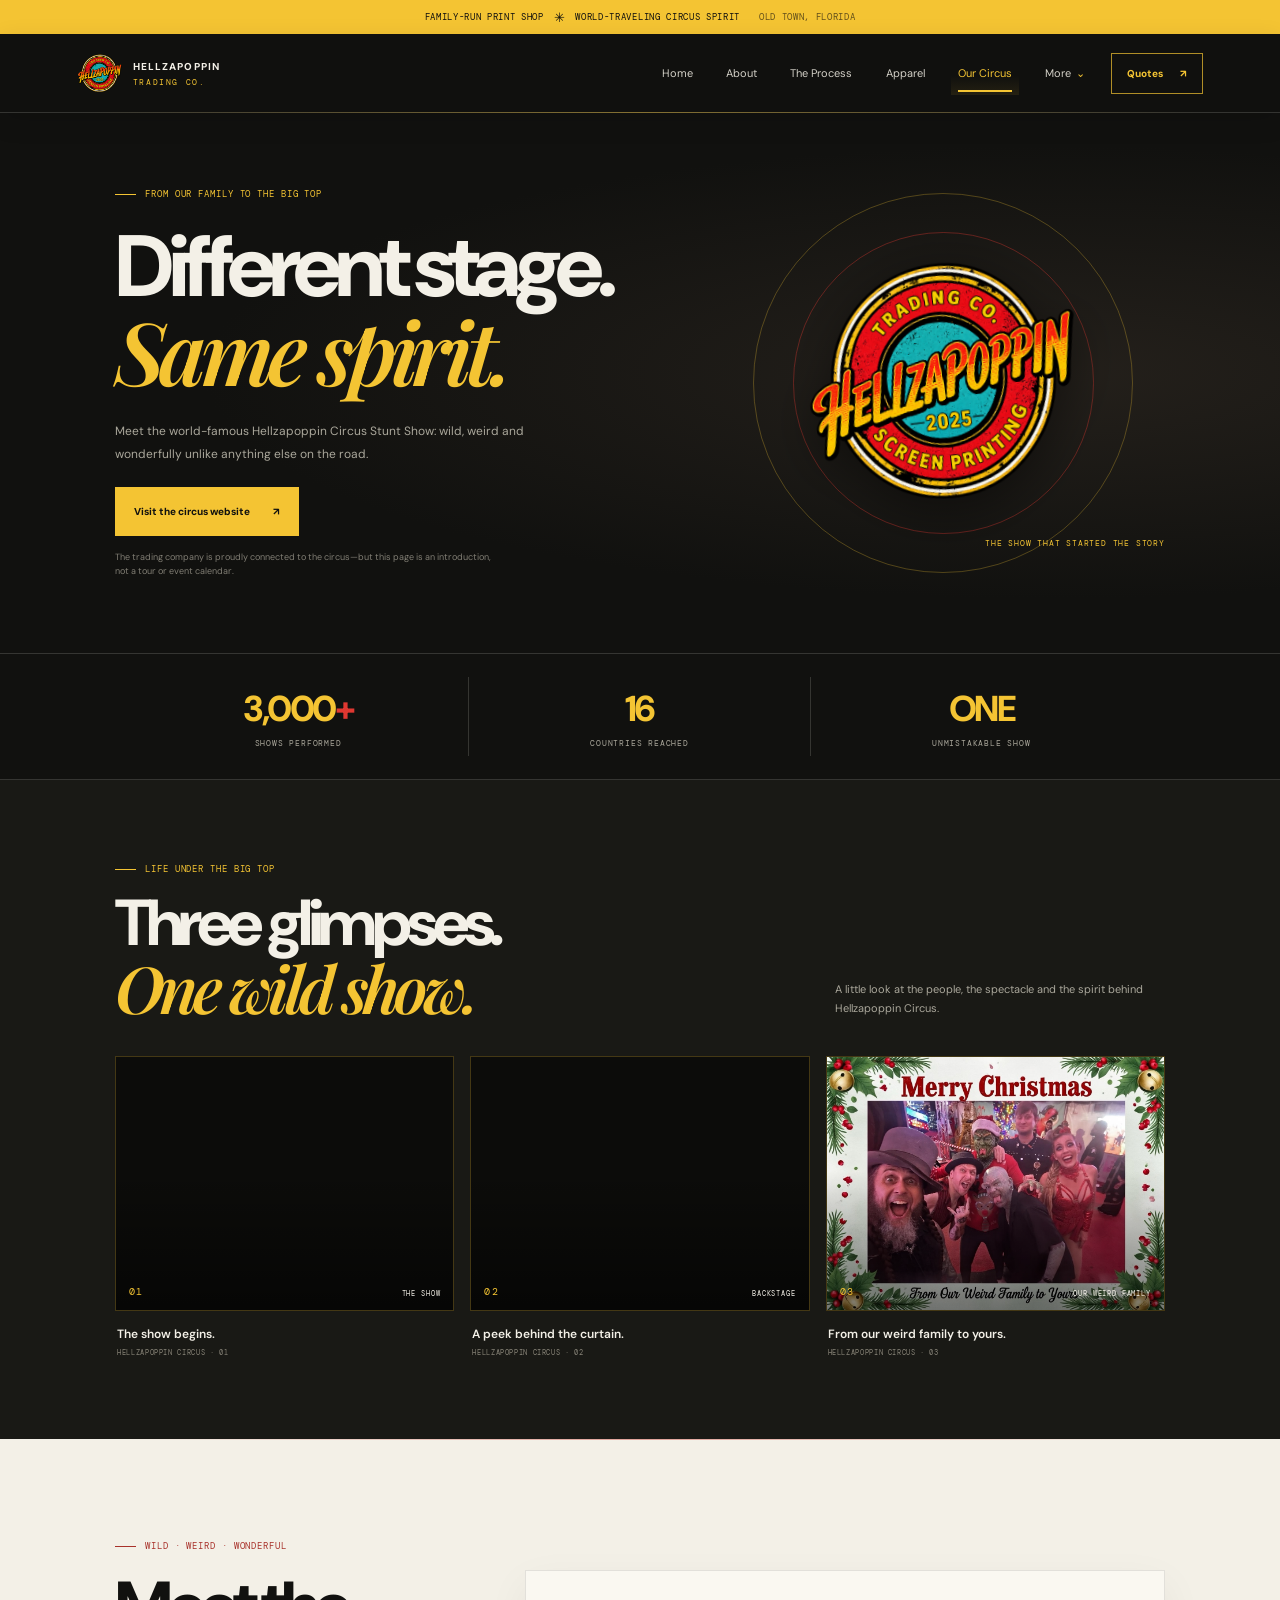
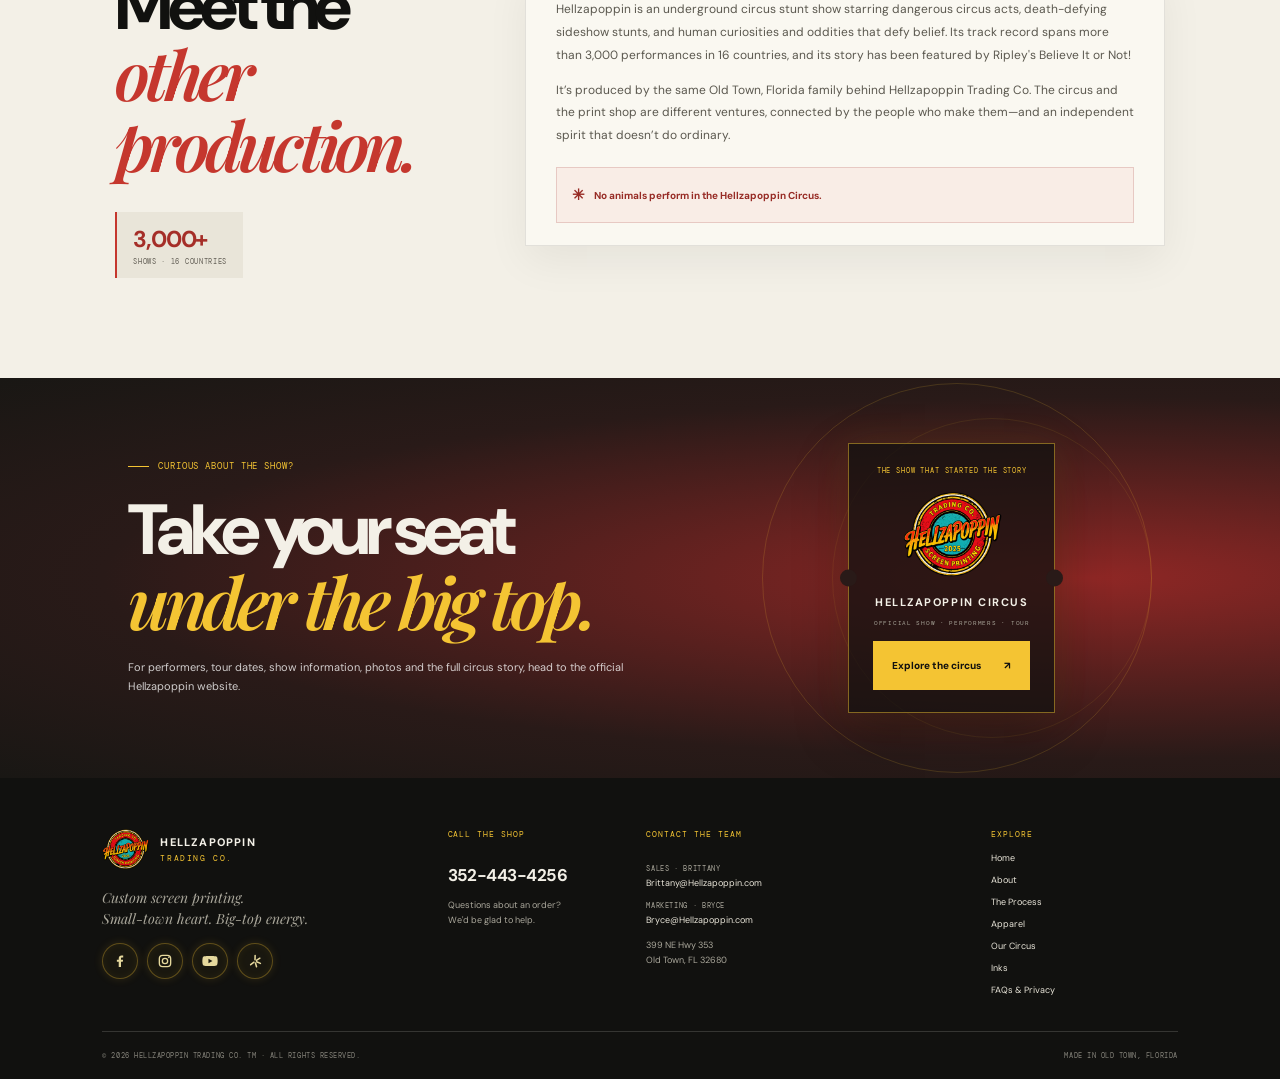
<file: our-circus.html>
<!doctype html>
<html lang="en">
  <head>
    <meta charset="utf-8"><meta name="viewport" content="width=device-width, initial-scale=1"><meta name="theme-color" content="#11110f">
    <meta name="description" content="Meet the world-famous Hellzapoppin Circus Stunt Show, produced by the family behind Hellzapoppin Trading Co.">
    <title>Our Circus — Hellzapoppin Trading Co.</title><link rel="icon" href="assets/images/hellzapoppin-logo.png" type="image/png"><link rel="stylesheet" href="assets/css/styles.css"><script src="assets/js/main.js" defer></script>
  </head>
  <body><div class="page-loader is-active" role="status" aria-label="Loading Hellzapoppin Trading Co."><div class="page-loader__content"><div class="page-loader__mark" aria-hidden="true"><span></span><span></span><span></span><img src="assets/images/hellzapoppin-logo.png" alt=""></div><span class="page-loader__brand">HELLZAPOPPIN <small>TRADING CO.</small></span><span class="page-loader__message">PREPARING THE SHOW</span></div></div><a class="skip-link" href="#main">Skip to content</a><div class="announcement">FAMILY-RUN PRINT SHOP <span aria-hidden="true">✳</span> WORLD-TRAVELING CIRCUS SPIRIT <span class="announcement__place">OLD TOWN, FLORIDA</span></div>
    <header class="site-header"><a class="brand" href="index.html" aria-label="Hellzapoppin Trading Co. home"><img src="assets/images/hellzapoppin-logo.png" alt=""><span class="brand__name">HELLZAPOPPIN <small>TRADING CO.</small></span></a><button class="menu-toggle" type="button" aria-label="Open navigation" aria-expanded="false" aria-controls="primary-nav"><span></span><span></span></button><nav class="site-nav" id="primary-nav" aria-label="Main navigation"><a href="index.html">Home</a><a href="about.html">About</a><a href="the-process.html">The Process</a><a href="apparel.html">Apparel</a><a class="is-current" aria-current="page" href="our-circus.html">Our Circus</a><details class="nav-dropdown"><summary>More <span aria-hidden="true">⌄</span></summary><div class="dropdown-menu"><a href="inks.html">Inks</a><a href="faqs-privacy.html">FAQs &amp; Privacy Policy</a><a href="https://hellzapoppintradingco.myshopify.com/" target="_blank" rel="noreferrer">Shop Our Store <span aria-hidden="true">↗</span></a></div></details><a class="nav-quote" href="quotes.html">Quotes <span aria-hidden="true">↗</span></a></nav></header>
    <main id="main">
      <section class="circus-hero"><div class="circus-hero__copy"><p class="eyebrow"><span class="eyebrow__line"></span> FROM OUR FAMILY TO THE BIG TOP</p><h1>Different stage.<br><em>Same spirit.</em></h1><p>Meet the world-famous Hellzapoppin Circus Stunt Show: wild, weird and wonderfully unlike anything else on the road.</p><a class="button button--primary" href="https://hellzapoppin.com/" target="_blank" rel="noreferrer">Visit the circus website <span aria-hidden="true">↗</span></a><span class="circus-hero__fineprint">The trading company is proudly connected to the circus—but this page is an introduction, not a tour or event calendar.</span></div><div class="circus-hero__emblem"><span class="circus-ring circus-ring--outer"></span><span class="circus-ring circus-ring--inner"></span><img src="assets/images/hellzapoppin-logo.png" alt="Hellzapoppin Trading Co. emblem"><span class="circus-emblem__caption">THE SHOW THAT STARTED THE STORY</span></div></section>
      <section class="circus-stats"><div><strong>3,000<span>+</span></strong><span>SHOWS PERFORMED</span></div><div><strong>16</strong><span>COUNTRIES REACHED</span></div><div><strong>ONE</strong><span>UNMISTAKABLE SHOW</span></div></section>
      <section class="circus-reel" aria-labelledby="circus-reel-title"><div class="circus-reel__heading"><div><p class="eyebrow"><span class="eyebrow__line"></span> LIFE UNDER THE BIG TOP</p><h2 id="circus-reel-title">Three glimpses.<br><em>One wild show.</em></h2></div><p>A little look at the people, the spectacle and the spirit behind Hellzapoppin Circus.</p></div><div class="circus-reel__grid"><figure class="circus-reel__card"><div class="circus-reel__media"><video autoplay loop muted playsinline preload="metadata" disablepictureinpicture aria-label="Hellzapoppin Circus video, part one"><source src="assets/images/circus1.mp4" type="video/mp4"></video><span class="circus-reel__index">01</span><span class="circus-reel__type">THE SHOW</span></div><figcaption><strong>The show begins.</strong><span>HELLZAPOPPIN CIRCUS · 01</span></figcaption></figure><figure class="circus-reel__card"><div class="circus-reel__media circus-reel__media--portrait"><video autoplay loop muted playsinline preload="metadata" disablepictureinpicture aria-label="Hellzapoppin Circus video, part two"><source src="assets/images/circus2.mp4" type="video/mp4"></video><span class="circus-reel__index">02</span><span class="circus-reel__type">BACKSTAGE</span></div><figcaption><strong>A peek behind the curtain.</strong><span>HELLZAPOPPIN CIRCUS · 02</span></figcaption></figure><figure class="circus-reel__card"><div class="circus-reel__media"><img src="assets/images/circus2.jpg" alt="The Hellzapoppin Circus family sharing a festive moment together" loading="lazy"><span class="circus-reel__index">03</span><span class="circus-reel__type">OUR WEIRD FAMILY</span></div><figcaption><strong>From our weird family to yours.</strong><span>HELLZAPOPPIN CIRCUS · 03</span></figcaption></figure></div></section>
      <section class="section section--cream circus-story"><div class="section-heading reveal"><div class="circus-story__heading"><p class="eyebrow eyebrow--red"><span class="eyebrow__line"></span> WILD · WEIRD · WONDERFUL</p><h2>Meet the<br><em>other production.</em></h2><div class="circus-story__stamp"><strong>3,000+</strong><span>SHOWS · 16 COUNTRIES</span></div></div><div class="circus-story__copy"><p>Hellzapoppin is an underground circus stunt show starring dangerous circus acts, death-defying sideshow stunts, and human curiosities and oddities that defy belief. Its track record spans more than 3,000 performances in 16 countries, and its story has been featured by Ripley's Believe It or Not!</p><p>It’s produced by the same Old Town, Florida family behind Hellzapoppin Trading Co. The circus and the print shop are different ventures, connected by the people who make them—and an independent spirit that doesn’t do ordinary.</p><p class="circus-story__note"><span aria-hidden="true">✳</span> No animals perform in the Hellzapoppin Circus.</p></div></div></section>
      <section class="circus-cta"><div class="circus-cta__copy"><p class="eyebrow"><span class="eyebrow__line"></span> CURIOUS ABOUT THE SHOW?</p><h2>Take your seat<br><em>under the big top.</em></h2><p>For performers, tour dates, show information, photos and the full circus story, head to the official Hellzapoppin website.</p></div><div class="circus-cta__ticket"><span class="circus-cta__ticket-label">THE SHOW THAT STARTED THE STORY</span><img src="assets/images/hellzapoppin-logo.png" alt="" loading="lazy"><strong>HELLZAPOPPIN CIRCUS</strong><span class="circus-cta__ticket-meta">OFFICIAL SHOW · PERFORMERS · TOUR</span><a class="button button--primary" href="https://hellzapoppin.com/" target="_blank" rel="noreferrer">Explore the circus <span aria-hidden="true">↗</span></a></div></section>
    </main>
    <footer class="site-footer">
  <div class="footer-main">
    <div class="footer-brand">
      <a class="brand brand--footer" href="index.html"><img src="assets/images/hellzapoppin-logo.png" alt=""><span class="brand__name">HELLZAPOPPIN <small>TRADING CO.</small></span></a>
      <p class="footer-note">Custom screen printing.<br>Small-town heart. Big-top energy.</p>
      <nav class="footer-social" aria-label="Social media">
        <a href="https://www.facebook.com/hellzapoppintrading" target="_blank" rel="noreferrer" aria-label="Facebook (opens in a new tab)"><svg viewBox="0 0 24 24" aria-hidden="true" focusable="false"><path fill="currentColor" d="M13.5 21v-8h2.7l.4-3h-3.1V8.1c0-.9.3-1.5 1.6-1.5h1.7V3.9c-.3 0-1.3-.1-2.5-.1-2.5 0-4.2 1.5-4.2 4.3V10H7.3v3h2.8v8h3.4Z"/></svg></a>
        <a href="https://www.instagram.com/hellzapoppintradingco" target="_blank" rel="noreferrer" aria-label="Instagram (opens in a new tab)"><svg viewBox="0 0 24 24" aria-hidden="true" focusable="false"><rect x="3.5" y="3.5" width="17" height="17" rx="5" fill="none" stroke="currentColor" stroke-width="2"/><circle cx="12" cy="12" r="4" fill="none" stroke="currentColor" stroke-width="2"/><circle cx="17.8" cy="6.5" r="1.2" fill="currentColor"/></svg></a>
        <a href="https://www.youtube.com/@HellzapoppinTradingCo" target="_blank" rel="noreferrer" aria-label="YouTube (opens in a new tab)"><svg viewBox="0 0 24 24" aria-hidden="true" focusable="false"><path fill="currentColor" d="M23 7.1a3 3 0 0 0-2.1-2.1C19 4.5 12 4.5 12 4.5s-7 0-8.9.5A3 3 0 0 0 1 7.1 31 31 0 0 0 .5 12 31 31 0 0 0 1 16.9a3 3 0 0 0 2.1 2.1c1.9.5 8.9.5 8.9.5s7 0 8.9-.5a3 3 0 0 0 2.1-2.1 31 31 0 0 0 .5-4.9 31 31 0 0 0-.5-4.9ZM9.7 15.5v-7l6 3.5-6 3.5Z"/></svg></a>
        <a href="https://www.yelp.com/biz/hellzapoppin-trading-co-old-town" target="_blank" rel="noreferrer" aria-label="Yelp (opens in a new tab)"><svg viewBox="0 0 24 24" aria-hidden="true" focusable="false"><g fill="none" stroke="currentColor" stroke-width="2.3" stroke-linecap="round"><path d="m12 10 .2-6.2"/><path d="m14.1 11.1 5.2-3.3"/><path d="m14.4 13.1 5.7 2.4"/><path d="m12.7 15 1.6 5.7"/><path d="m10.5 13.8-5 3.8"/></g></svg></a>
      </nav>
    </div>
    <div class="footer-phone"><p class="footer-label">CALL THE SHOP</p><a href="tel:+13524434256">352-443-4256</a><span>Questions about an order?<br>We'd be glad to help.</span></div>
    <div class="footer-details"><p class="footer-label">CONTACT THE TEAM</p><a href="mailto:Brittany@Hellzapoppin.com"><small>SALES · BRITTANY</small><span>Brittany@Hellzapoppin.com</span></a><a href="mailto:Bryce@Hellzapoppin.com"><small>MARKETING · BRYCE</small><span>Bryce@Hellzapoppin.com</span></a><span>399 NE Hwy 353<br>Old Town, FL 32680</span></div>
    <nav class="footer-nav" aria-label="Footer navigation"><p class="footer-label">EXPLORE</p><a href="index.html">Home</a><a href="about.html">About</a><a href="the-process.html">The Process</a><a href="apparel.html">Apparel</a><a href="our-circus.html">Our Circus</a><a href="inks.html">Inks</a><a href="faqs-privacy.html">FAQs &amp; Privacy</a></nav>
  </div>
  <div class="footer-bottom"><span>© <span data-year>2026</span> HELLZAPOPPIN TRADING CO. TM · ALL RIGHTS RESERVED.</span><span>MADE IN OLD TOWN, FLORIDA</span></div>
</footer>
  </body>
</html>
</file>
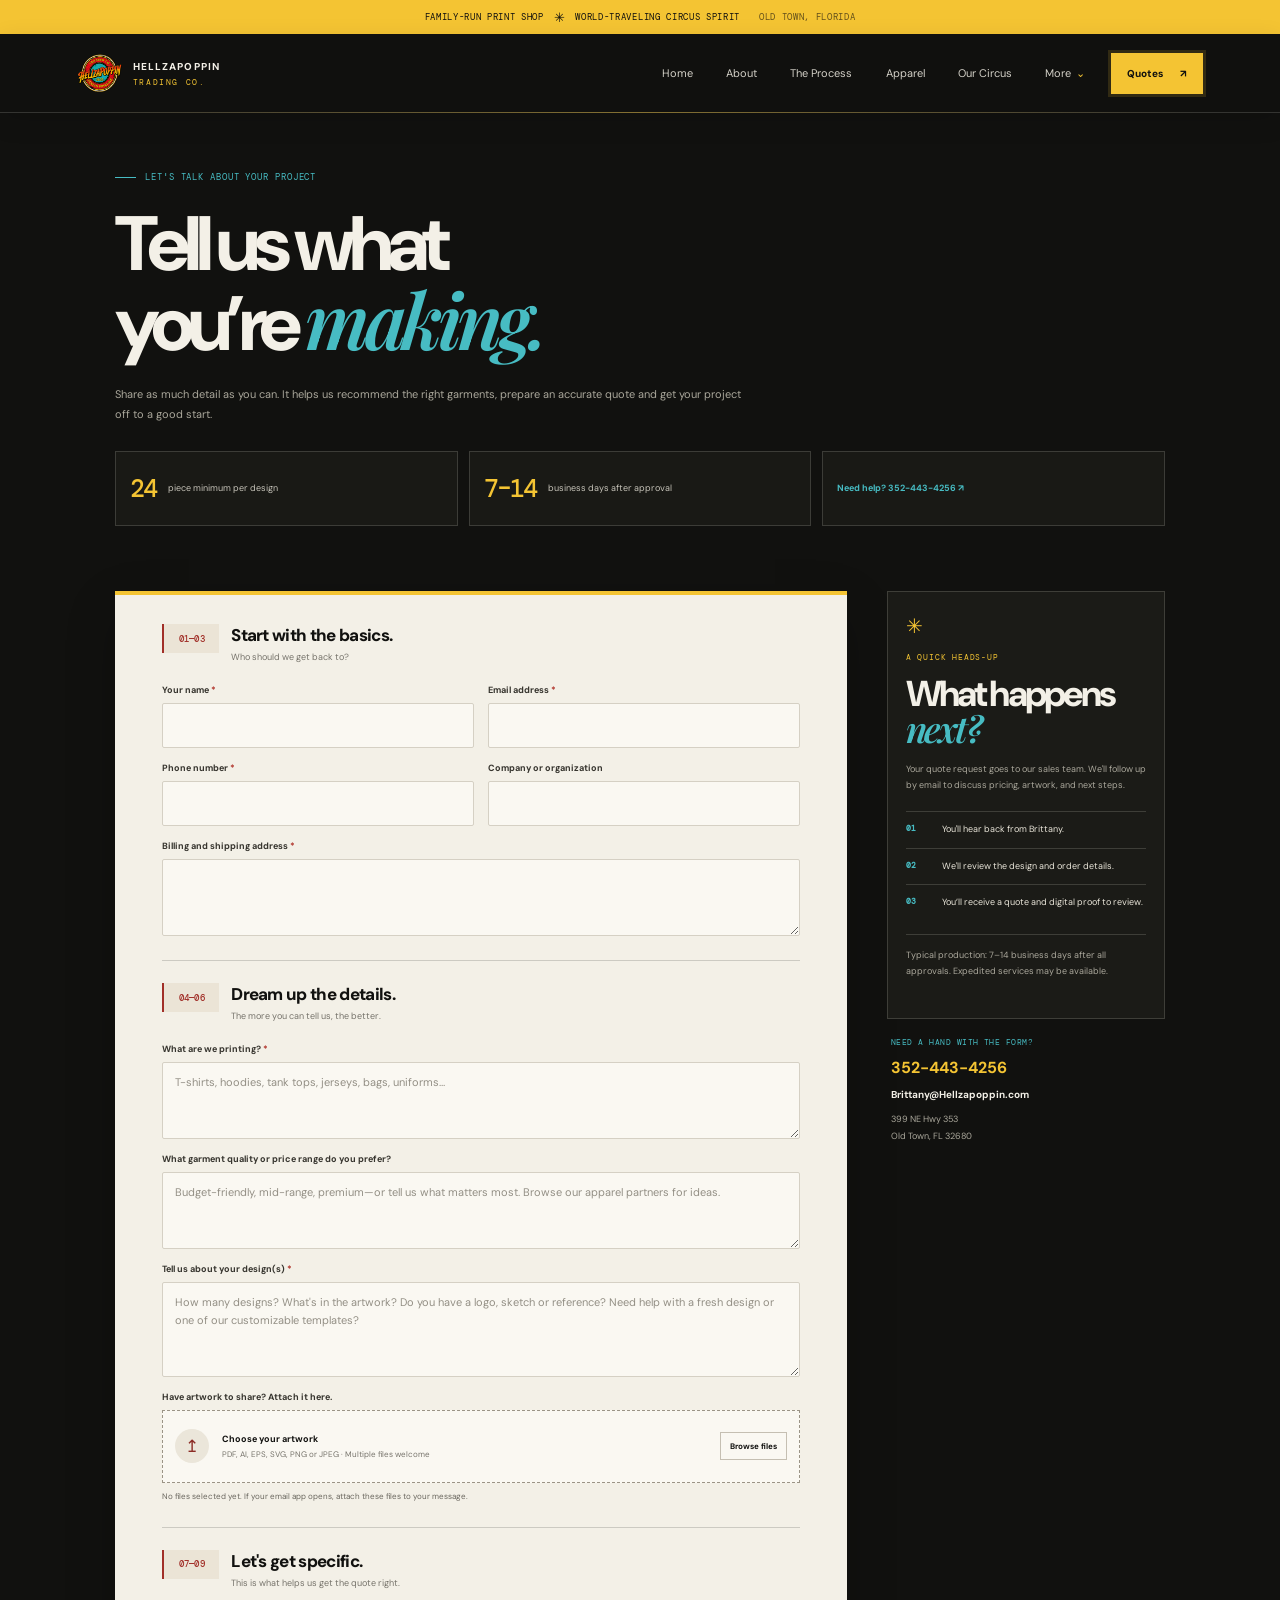
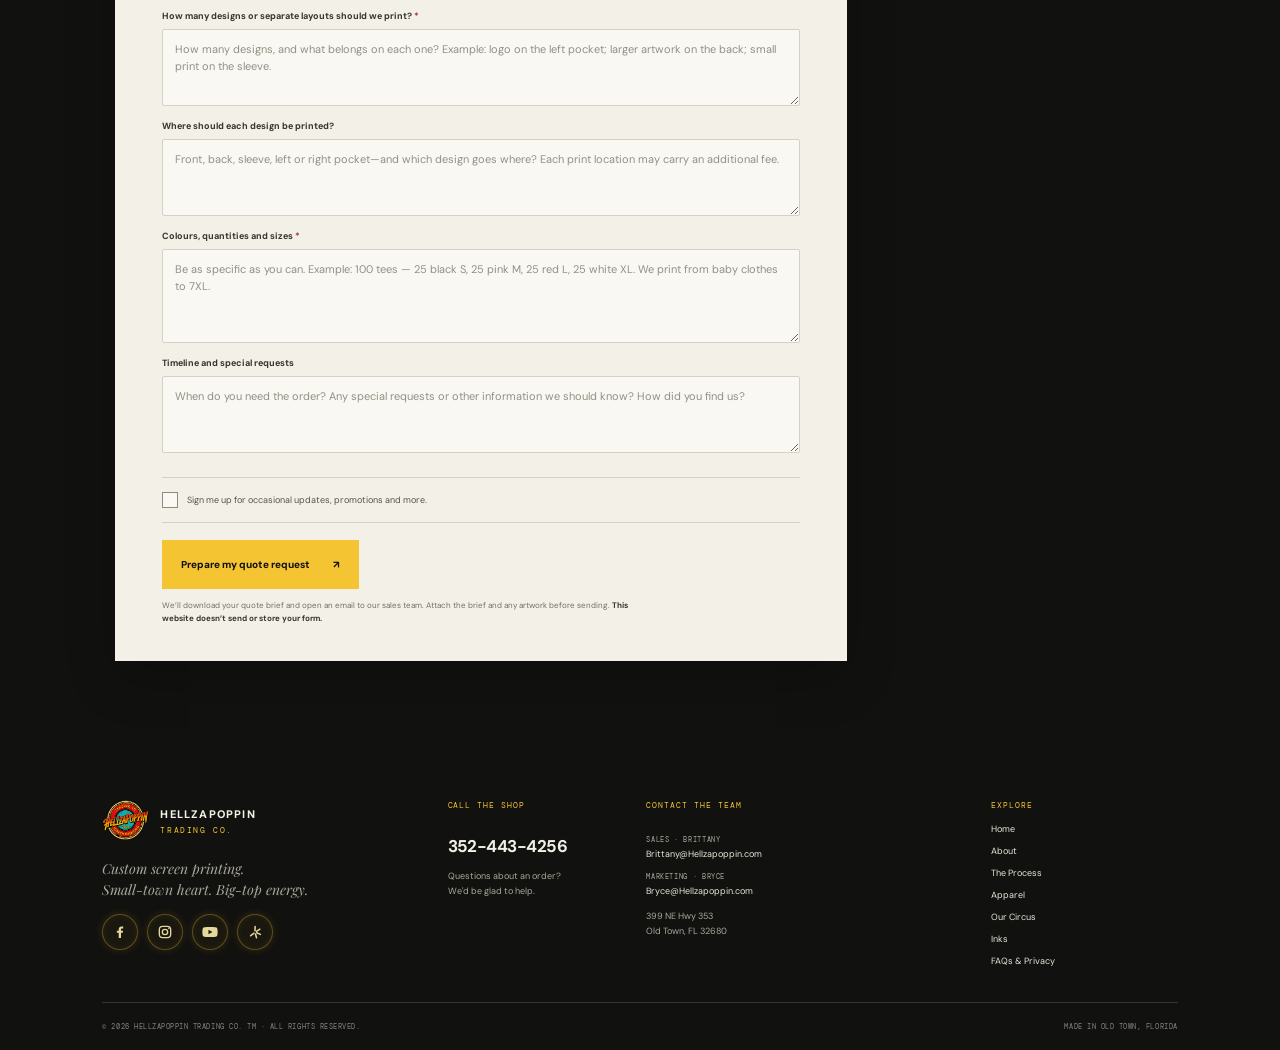
<file: quotes.html>
<!doctype html>
<html lang="en">
  <head>
    <meta charset="utf-8"><meta name="viewport" content="width=device-width, initial-scale=1"><meta name="theme-color" content="#11110f">
    <meta name="description" content="Request a screen-printing quote. Tell Hellzapoppin Trading Co. about your products, artwork, sizes, quantities, print placement and timeline.">
    <title>Get a Quote — Hellzapoppin Trading Co.</title><link rel="icon" href="assets/images/hellzapoppin-logo.png" type="image/png"><link rel="stylesheet" href="assets/css/styles.css"><script src="assets/js/main.js" defer></script>
  </head>
  <body><div class="page-loader is-active" role="status" aria-label="Loading Hellzapoppin Trading Co."><div class="page-loader__content"><div class="page-loader__mark" aria-hidden="true"><span></span><span></span><span></span><img src="assets/images/hellzapoppin-logo.png" alt=""></div><span class="page-loader__brand">HELLZAPOPPIN <small>TRADING CO.</small></span><span class="page-loader__message">PREPARING THE SHOW</span></div></div><a class="skip-link" href="#main">Skip to content</a><div class="announcement">FAMILY-RUN PRINT SHOP <span aria-hidden="true">✳</span> WORLD-TRAVELING CIRCUS SPIRIT <span class="announcement__place">OLD TOWN, FLORIDA</span></div>
    <header class="site-header"><a class="brand" href="index.html" aria-label="Hellzapoppin Trading Co. home"><img src="assets/images/hellzapoppin-logo.png" alt=""><span class="brand__name">HELLZAPOPPIN <small>TRADING CO.</small></span></a><button class="menu-toggle" type="button" aria-label="Open navigation" aria-expanded="false" aria-controls="primary-nav"><span></span><span></span></button><nav class="site-nav" id="primary-nav" aria-label="Main navigation"><a href="index.html">Home</a><a href="about.html">About</a><a href="the-process.html">The Process</a><a href="apparel.html">Apparel</a><a href="our-circus.html">Our Circus</a><details class="nav-dropdown"><summary>More <span aria-hidden="true">⌄</span></summary><div class="dropdown-menu"><a href="inks.html">Inks</a><a href="faqs-privacy.html">FAQs &amp; Privacy Policy</a><a href="https://hellzapoppintradingco.myshopify.com/" target="_blank" rel="noreferrer">Shop Our Store <span aria-hidden="true">↗</span></a></div></details><a class="nav-quote is-current" aria-current="page" href="quotes.html">Quotes <span aria-hidden="true">↗</span></a></nav></header>
    <main id="main">
      <section class="quote-intro"><p class="eyebrow"><span class="eyebrow__line"></span> LET'S TALK ABOUT YOUR PROJECT</p><h1>Tell us what<br>you’re <em>making.</em></h1><p>Share as much detail as you can. It helps us recommend the right garments, prepare an accurate quote and get your project off to a good start.</p><div class="quote-facts"><span><strong>24</strong> piece minimum per design</span><span><strong>7–14</strong> business days after approval</span><span><a href="tel:+13524434256">Need help? 352-443-4256 <span aria-hidden="true">↗</span></a></span></div></section>
      <section class="quote-layout"><form class="quote-form" id="quote-form">
        <div class="form-heading"><span class="form-heading__number">01—03</span><div><h2>Start with the basics.</h2><p>Who should we get back to?</p></div></div>
        <div class="form-grid form-grid--two">
          <label class="form-field"><span>Your name <i>*</i></span><input name="Name" type="text" autocomplete="name" required></label>
          <label class="form-field"><span>Email address <i>*</i></span><input name="Email" type="email" autocomplete="email" required></label>
          <label class="form-field"><span>Phone number <i>*</i></span><input name="Phone" type="tel" autocomplete="tel" required></label>
          <label class="form-field"><span>Company or organization</span><input name="Company name" type="text" autocomplete="organization"></label>
          <label class="form-field form-field--full"><span>Billing and shipping address <i>*</i></span><textarea name="Billing and shipping address" rows="2" autocomplete="street-address" required></textarea></label>
        </div>
        <div class="form-heading"><span class="form-heading__number">04—06</span><div><h2>Dream up the details.</h2><p>The more you can tell us, the better.</p></div></div>
        <div class="form-grid form-grid--two">
          <label class="form-field form-field--full"><span>What are we printing? <i>*</i></span><textarea name="Products" rows="3" placeholder="T-shirts, hoodies, tank tops, jerseys, bags, uniforms…" required></textarea></label>
          <label class="form-field form-field--full"><span>What garment quality or price range do you prefer?</span><textarea name="Garment preference" rows="2" placeholder="Budget-friendly, mid-range, premium—or tell us what matters most. Browse our apparel partners for ideas."></textarea></label>
          <label class="form-field form-field--full"><span>Tell us about your design(s) <i>*</i></span><textarea name="Design details" rows="4" placeholder="How many designs? What's in the artwork? Do you have a logo, sketch or reference? Need help with a fresh design or one of our customizable templates?" required></textarea></label>
          <div class="form-field form-field--full"><span>Have artwork to share? Attach it here.</span><label class="file-drop" for="design-upload"><span class="file-drop__icon" aria-hidden="true">↥</span><span><strong>Choose your artwork</strong><small>PDF, AI, EPS, SVG, PNG or JPEG · Multiple files welcome</small></span><span class="file-drop__button">Browse files</span></label><input class="sr-only" id="design-upload" name="Artwork" type="file" accept=".pdf,.ai,.eps,.svg,.png,.jpg,.jpeg" multiple><span class="selected-files" id="selected-files" aria-live="polite">No files selected yet. If your email app opens, attach these files to your message.</span></div>
        </div>
        <div class="form-heading"><span class="form-heading__number">07—09</span><div><h2>Let's get specific.</h2><p>This is what helps us get the quote right.</p></div></div>
        <div class="form-grid form-grid--two">
          <label class="form-field form-field--full"><span>How many designs or separate layouts should we print? <i>*</i></span><textarea name="Design count and layouts" rows="3" placeholder="How many designs, and what belongs on each one? Example: logo on the left pocket; larger artwork on the back; small print on the sleeve." required></textarea></label>
          <label class="form-field form-field--full"><span>Where should each design be printed?</span><textarea name="Print placement" rows="3" placeholder="Front, back, sleeve, left or right pocket—and which design goes where? Each print location may carry an additional fee."></textarea></label>
          <label class="form-field form-field--full"><span>Colours, quantities and sizes <i>*</i></span><textarea name="Colors, quantities and sizes" rows="4" placeholder="Be as specific as you can. Example: 100 tees — 25 black S, 25 pink M, 25 red L, 25 white XL. We print from baby clothes to 7XL." required></textarea></label>
          <label class="form-field form-field--full"><span>Timeline and special requests</span><textarea name="Special requests" rows="3" placeholder="When do you need the order? Any special requests or other information we should know? How did you find us?"></textarea></label>
        </div>
        <div class="form-extras"><label class="checkbox-field"><input name="Email newsletter" type="checkbox" value="Yes"><span class="custom-checkbox" aria-hidden="true"></span><span>Sign me up for occasional updates, promotions and more.</span></label></div>
        <div class="form-submit"><button class="button button--primary" type="submit">Prepare my quote request <span aria-hidden="true">↗</span></button><p>We’ll download your quote brief and open an email to our sales team. Attach the brief and any artwork before sending. <strong>This website doesn’t send or store your form.</strong></p><p class="form-message" id="form-message" role="status" hidden></p></div>
      </form>
      <aside class="quote-sidebar"><div class="quote-sidebar__card"><span class="quote-sidebar__star" aria-hidden="true">✳</span><p class="eyebrow">A QUICK HEADS-UP</p><h2>What happens<br><em>next?</em></h2><p>Your quote request goes to our sales team. We'll follow up by email to discuss pricing, artwork, and next steps.</p><div class="sidebar-detail"><strong>01</strong><span>You'll hear back from Brittany.</span></div><div class="sidebar-detail"><strong>02</strong><span>We'll review the design and order details.</span></div><div class="sidebar-detail"><strong>03</strong><span>You’ll receive a quote and digital proof to review.</span></div><p class="sidebar-timing">Typical production: 7–14 business days after all approvals. Expedited services may be available.</p></div><div class="quote-sidebar__contact"><span>NEED A HAND WITH THE FORM?</span><a href="tel:+13524434256">352-443-4256</a><a href="mailto:Brittany@Hellzapoppin.com">Brittany@Hellzapoppin.com</a><span>399 NE Hwy 353<br>Old Town, FL 32680</span></div></aside></section>
    </main>
    <footer class="site-footer">
  <div class="footer-main">
    <div class="footer-brand">
      <a class="brand brand--footer" href="index.html"><img src="assets/images/hellzapoppin-logo.png" alt=""><span class="brand__name">HELLZAPOPPIN <small>TRADING CO.</small></span></a>
      <p class="footer-note">Custom screen printing.<br>Small-town heart. Big-top energy.</p>
      <nav class="footer-social" aria-label="Social media">
        <a href="https://www.facebook.com/hellzapoppintrading" target="_blank" rel="noreferrer" aria-label="Facebook (opens in a new tab)"><svg viewBox="0 0 24 24" aria-hidden="true" focusable="false"><path fill="currentColor" d="M13.5 21v-8h2.7l.4-3h-3.1V8.1c0-.9.3-1.5 1.6-1.5h1.7V3.9c-.3 0-1.3-.1-2.5-.1-2.5 0-4.2 1.5-4.2 4.3V10H7.3v3h2.8v8h3.4Z"/></svg></a>
        <a href="https://www.instagram.com/hellzapoppintradingco" target="_blank" rel="noreferrer" aria-label="Instagram (opens in a new tab)"><svg viewBox="0 0 24 24" aria-hidden="true" focusable="false"><rect x="3.5" y="3.5" width="17" height="17" rx="5" fill="none" stroke="currentColor" stroke-width="2"/><circle cx="12" cy="12" r="4" fill="none" stroke="currentColor" stroke-width="2"/><circle cx="17.8" cy="6.5" r="1.2" fill="currentColor"/></svg></a>
        <a href="https://www.youtube.com/@HellzapoppinTradingCo" target="_blank" rel="noreferrer" aria-label="YouTube (opens in a new tab)"><svg viewBox="0 0 24 24" aria-hidden="true" focusable="false"><path fill="currentColor" d="M23 7.1a3 3 0 0 0-2.1-2.1C19 4.5 12 4.5 12 4.5s-7 0-8.9.5A3 3 0 0 0 1 7.1 31 31 0 0 0 .5 12 31 31 0 0 0 1 16.9a3 3 0 0 0 2.1 2.1c1.9.5 8.9.5 8.9.5s7 0 8.9-.5a3 3 0 0 0 2.1-2.1 31 31 0 0 0 .5-4.9 31 31 0 0 0-.5-4.9ZM9.7 15.5v-7l6 3.5-6 3.5Z"/></svg></a>
        <a href="https://www.yelp.com/biz/hellzapoppin-trading-co-old-town" target="_blank" rel="noreferrer" aria-label="Yelp (opens in a new tab)"><svg viewBox="0 0 24 24" aria-hidden="true" focusable="false"><g fill="none" stroke="currentColor" stroke-width="2.3" stroke-linecap="round"><path d="m12 10 .2-6.2"/><path d="m14.1 11.1 5.2-3.3"/><path d="m14.4 13.1 5.7 2.4"/><path d="m12.7 15 1.6 5.7"/><path d="m10.5 13.8-5 3.8"/></g></svg></a>
      </nav>
    </div>
    <div class="footer-phone"><p class="footer-label">CALL THE SHOP</p><a href="tel:+13524434256">352-443-4256</a><span>Questions about an order?<br>We'd be glad to help.</span></div>
    <div class="footer-details"><p class="footer-label">CONTACT THE TEAM</p><a href="mailto:Brittany@Hellzapoppin.com"><small>SALES · BRITTANY</small><span>Brittany@Hellzapoppin.com</span></a><a href="mailto:Bryce@Hellzapoppin.com"><small>MARKETING · BRYCE</small><span>Bryce@Hellzapoppin.com</span></a><span>399 NE Hwy 353<br>Old Town, FL 32680</span></div>
    <nav class="footer-nav" aria-label="Footer navigation"><p class="footer-label">EXPLORE</p><a href="index.html">Home</a><a href="about.html">About</a><a href="the-process.html">The Process</a><a href="apparel.html">Apparel</a><a href="our-circus.html">Our Circus</a><a href="inks.html">Inks</a><a href="faqs-privacy.html">FAQs &amp; Privacy</a></nav>
  </div>
  <div class="footer-bottom"><span>© <span data-year>2026</span> HELLZAPOPPIN TRADING CO. TM · ALL RIGHTS RESERVED.</span><span>MADE IN OLD TOWN, FLORIDA</span></div>
</footer>
  </body>
</html>
</file>
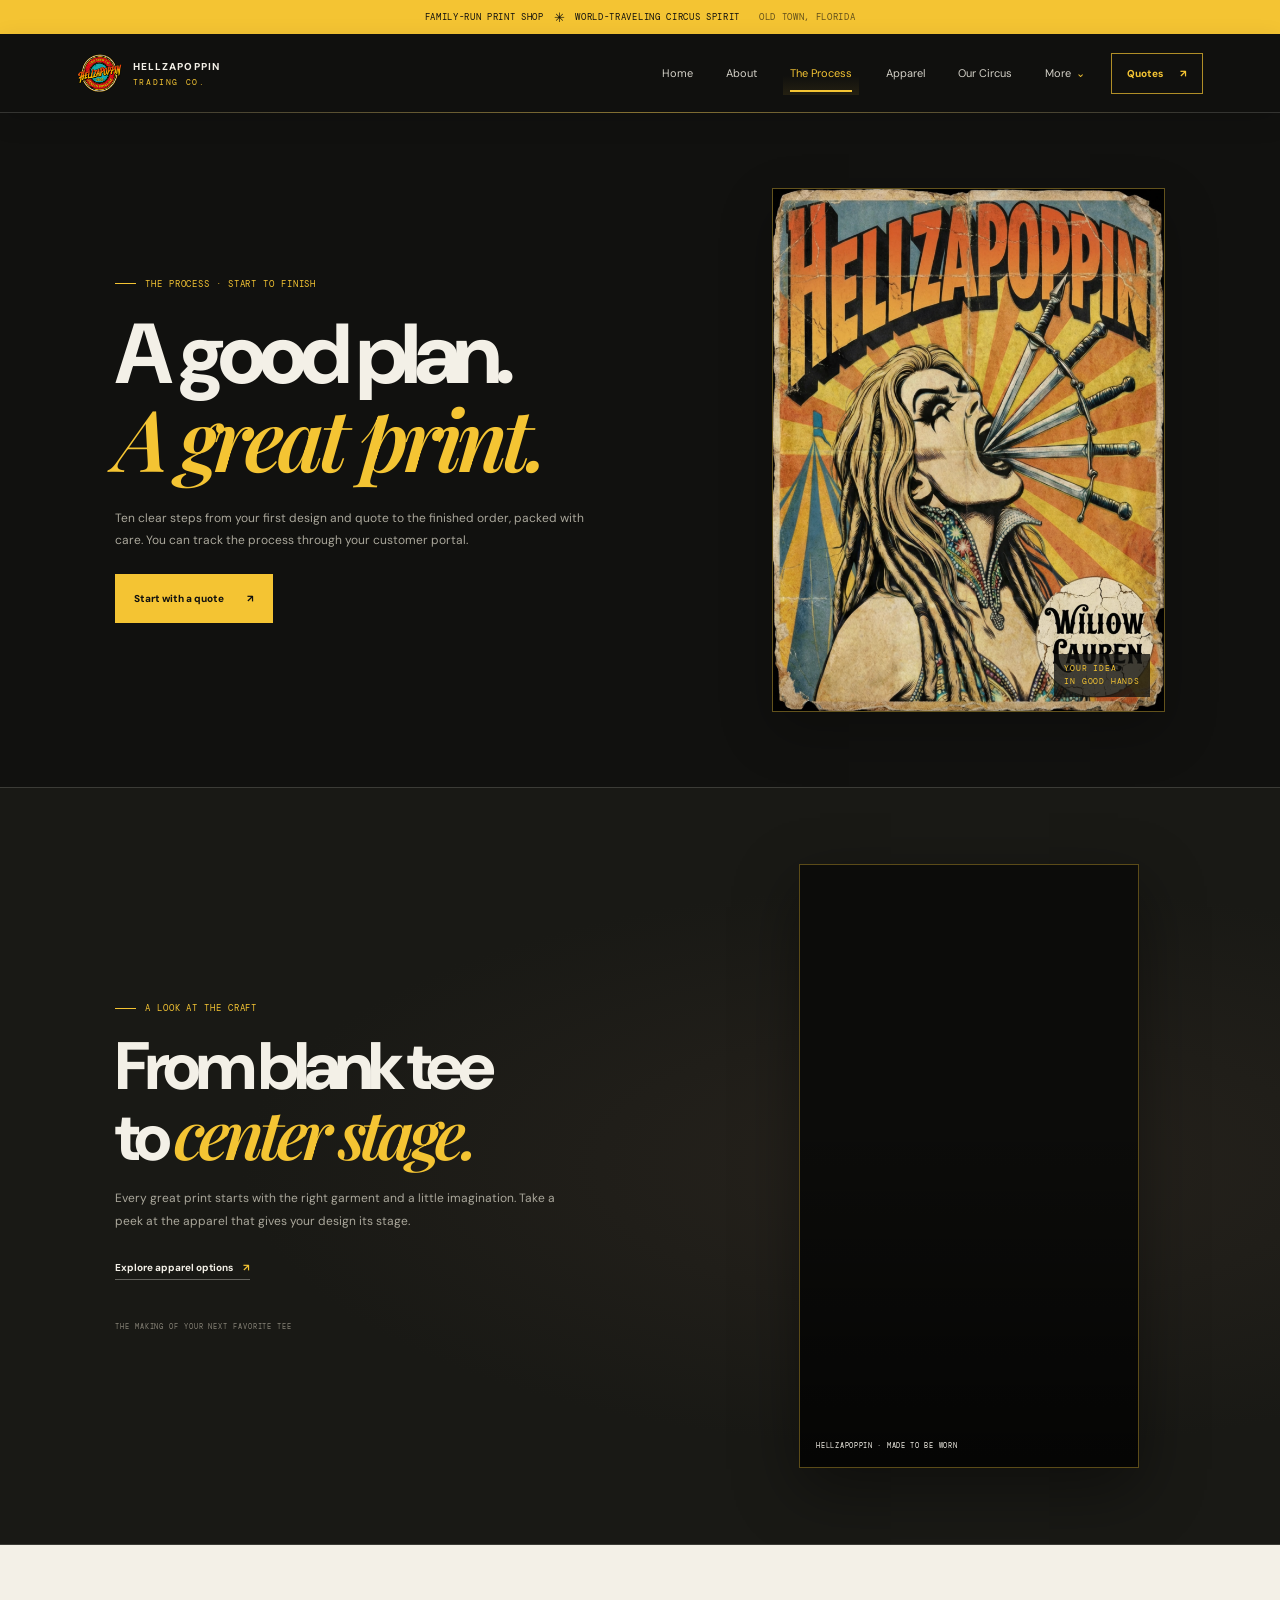
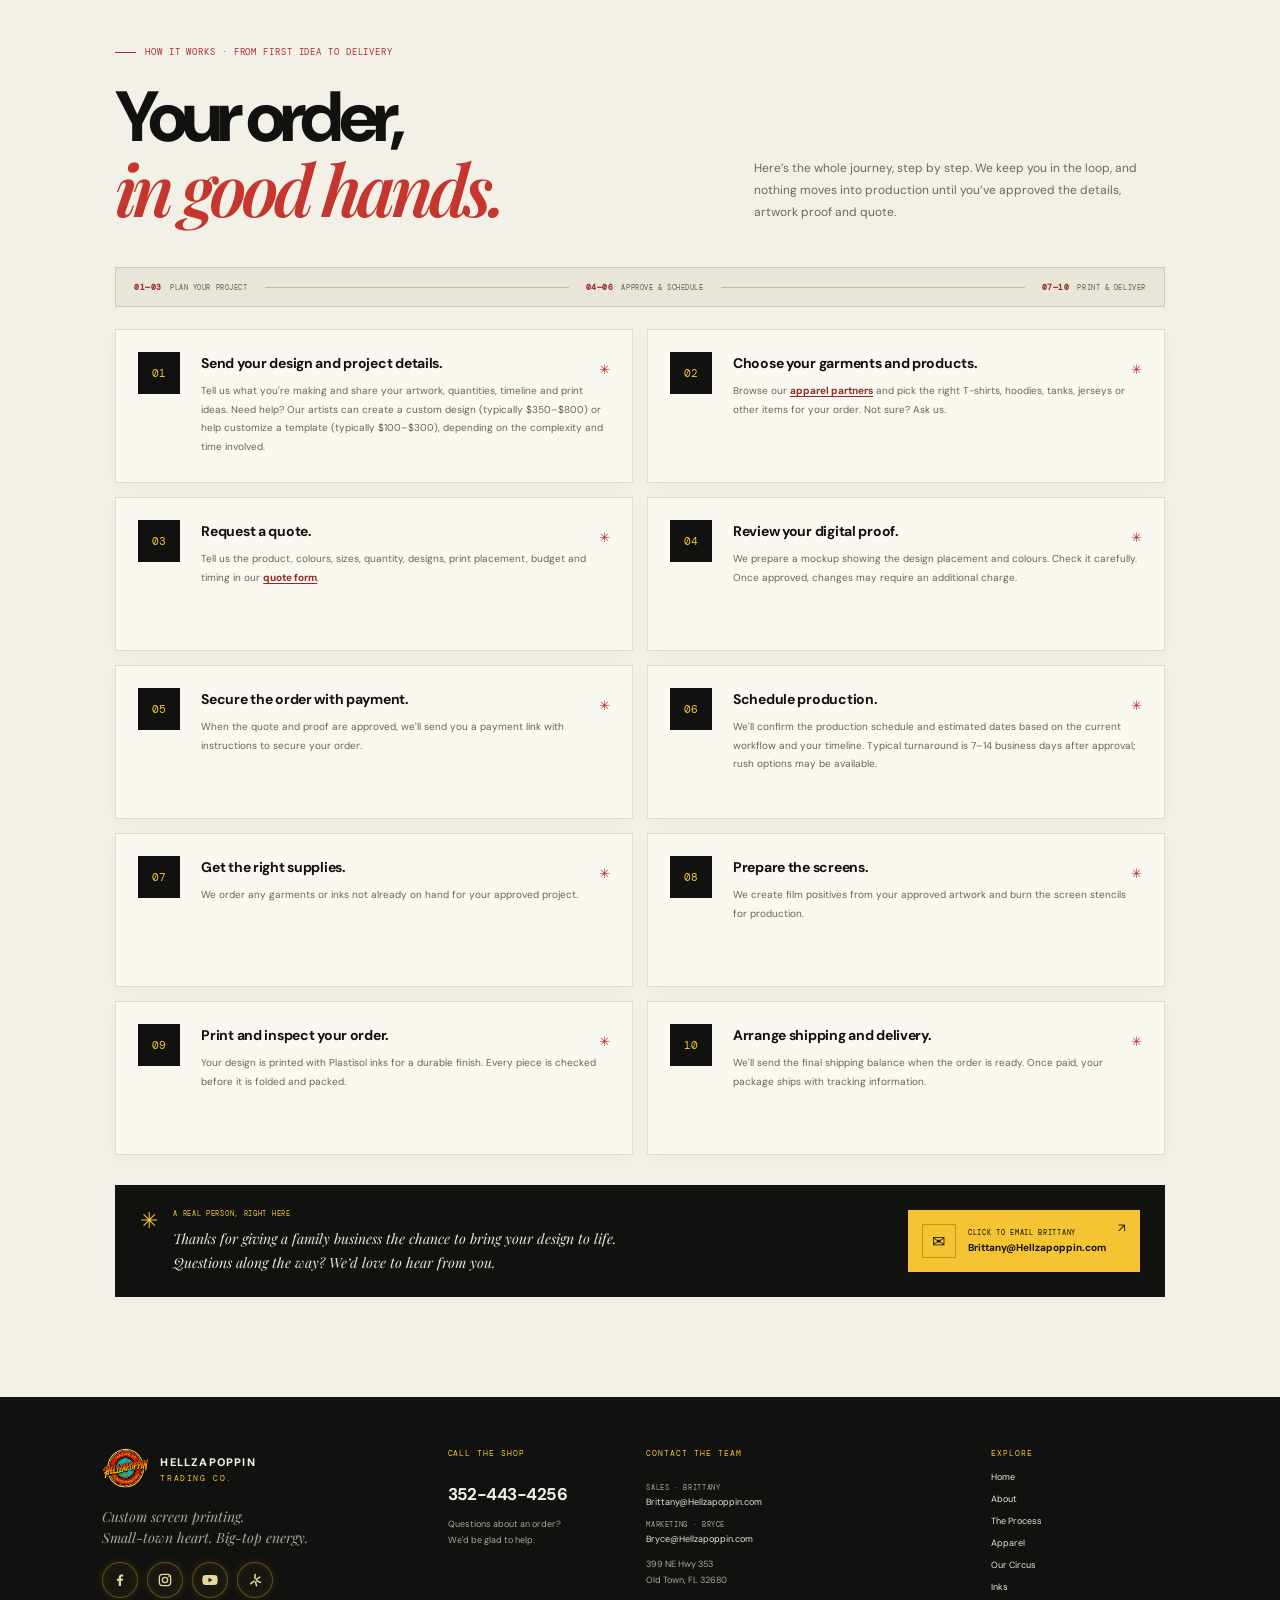
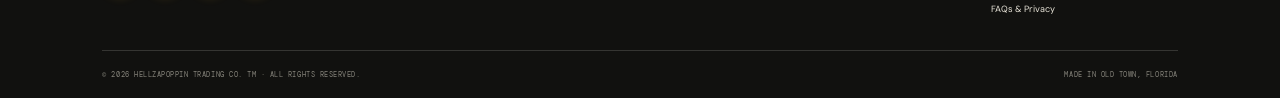
<file: the-process.html>
<!doctype html>
<html lang="en">
  <head>
    <meta charset="utf-8"><meta name="viewport" content="width=device-width, initial-scale=1"><meta name="theme-color" content="#11110f">
    <meta name="description" content="See how a custom screen-printing order goes from your design and digital proof to the finished, shipped merchandise.">
    <title>The Process — Hellzapoppin Trading Co.</title><link rel="icon" href="assets/images/hellzapoppin-logo.png" type="image/png"><link rel="stylesheet" href="assets/css/styles.css"><script src="assets/js/main.js" defer></script>
  </head>
  <body><div class="page-loader is-active" role="status" aria-label="Loading Hellzapoppin Trading Co."><div class="page-loader__content"><div class="page-loader__mark" aria-hidden="true"><span></span><span></span><span></span><img src="assets/images/hellzapoppin-logo.png" alt=""></div><span class="page-loader__brand">HELLZAPOPPIN <small>TRADING CO.</small></span><span class="page-loader__message">PREPARING THE SHOW</span></div></div><a class="skip-link" href="#main">Skip to content</a><div class="announcement">FAMILY-RUN PRINT SHOP <span aria-hidden="true">✳</span> WORLD-TRAVELING CIRCUS SPIRIT <span class="announcement__place">OLD TOWN, FLORIDA</span></div>
    <header class="site-header"><a class="brand" href="index.html" aria-label="Hellzapoppin Trading Co. home"><img src="assets/images/hellzapoppin-logo.png" alt=""><span class="brand__name">HELLZAPOPPIN <small>TRADING CO.</small></span></a><button class="menu-toggle" type="button" aria-label="Open navigation" aria-expanded="false" aria-controls="primary-nav"><span></span><span></span></button><nav class="site-nav" id="primary-nav" aria-label="Main navigation"><a href="index.html">Home</a><a href="about.html">About</a><a class="is-current" aria-current="page" href="the-process.html">The Process</a><a href="apparel.html">Apparel</a><a href="our-circus.html">Our Circus</a><details class="nav-dropdown"><summary>More <span aria-hidden="true">⌄</span></summary><div class="dropdown-menu"><a href="inks.html">Inks</a><a href="faqs-privacy.html">FAQs &amp; Privacy Policy</a><a href="https://hellzapoppintradingco.myshopify.com/" target="_blank" rel="noreferrer">Shop Our Store <span aria-hidden="true">↗</span></a></div></details><a class="nav-quote" href="quotes.html">Quotes <span aria-hidden="true">↗</span></a></nav></header>
    <main id="main">
      <section class="page-hero page-hero--simple"><div class="page-hero__copy"><p class="eyebrow"><span class="eyebrow__line"></span> THE PROCESS · START TO FINISH</p><h1>A good plan.<br><em>A great print.</em></h1><p>Ten clear steps from your first design and quote to the finished order, packed with care. You can track the process through your customer portal.</p><a class="button button--primary" href="quotes.html">Start with a quote <span aria-hidden="true">↗</span></a></div><div class="page-hero__badge page-hero__badge--process"><img src="assets/images/processes.jpg" alt="Vintage Hellzapoppin circus poster artwork"><span>YOUR IDEA<br>IN GOOD HANDS</span></div></section>
      <section class="process-film"><div class="process-film__copy"><p class="eyebrow"><span class="eyebrow__line"></span> A LOOK AT THE CRAFT</p><h2>From blank tee<br>to <em>center stage.</em></h2><p>Every great print starts with the right garment and a little imagination. Take a peek at the apparel that gives your design its stage.</p><a class="text-link" href="apparel.html">Explore apparel options <span aria-hidden="true">↗</span></a><span class="process-film__caption">THE MAKING OF YOUR NEXT FAVORITE TEE</span></div><div class="process-film__frame"><video autoplay loop muted playsinline preload="metadata" disablepictureinpicture aria-label="Behind the scenes of Hellzapoppin custom apparel"><source src="assets/images/Dive into the wild world of custom fashion with Hellzapoppin Trading Co.! Get your own unique, s.mp4" type="video/mp4"></video><span aria-hidden="true">HELLZAPOPPIN · MADE TO BE WORN</span></div></section>
      <section class="section section--cream process-section"><div class="section-heading reveal"><div><p class="eyebrow eyebrow--red"><span class="eyebrow__line"></span> HOW IT WORKS · FROM FIRST IDEA TO DELIVERY</p><h2>Your order,<br><em>in good hands.</em></h2></div><p>Here’s the whole journey, step by step. We keep you in the loop, and nothing moves into production until you’ve approved the details, artwork proof and quote.</p></div>
        <div class="process-route" aria-label="Order journey: plan, approve, produce and deliver"><span><b>01—03</b> PLAN YOUR PROJECT</span><i aria-hidden="true"></i><span><b>04—06</b> APPROVE &amp; SCHEDULE</span><i aria-hidden="true"></i><span><b>07—10</b> PRINT &amp; DELIVER</span></div>
        <ol class="process-list">
          <li class="process-item reveal"><span class="process-item__number">01</span><div><h3>Send your design and project details.</h3><p>Tell us what you're making and share your artwork, quantities, timeline and print ideas. Need help? Our artists can create a custom design (typically $350–$800) or help customize a template (typically $100–$300), depending on the complexity and time involved.</p></div><span class="process-item__icon" aria-hidden="true">✳</span></li>
          <li class="process-item reveal"><span class="process-item__number">02</span><div><h3>Choose your garments and products.</h3><p>Browse our <a href="apparel.html">apparel partners</a> and pick the right T-shirts, hoodies, tanks, jerseys or other items for your order. Not sure? Ask us.</p></div><span class="process-item__icon" aria-hidden="true">✳</span></li>
          <li class="process-item reveal"><span class="process-item__number">03</span><div><h3>Request a quote.</h3><p>Tell us the product, colours, sizes, quantity, designs, print placement, budget and timing in our <a href="quotes.html">quote form</a>.</p></div><span class="process-item__icon" aria-hidden="true">✳</span></li>
          <li class="process-item reveal"><span class="process-item__number">04</span><div><h3>Review your digital proof.</h3><p>We prepare a mockup showing the design placement and colours. Check it carefully. Once approved, changes may require an additional charge.</p></div><span class="process-item__icon" aria-hidden="true">✳</span></li>
          <li class="process-item reveal"><span class="process-item__number">05</span><div><h3>Secure the order with payment.</h3><p>When the quote and proof are approved, we'll send you a payment link with instructions to secure your order.</p></div><span class="process-item__icon" aria-hidden="true">✳</span></li>
          <li class="process-item reveal"><span class="process-item__number">06</span><div><h3>Schedule production.</h3><p>We'll confirm the production schedule and estimated dates based on the current workflow and your timeline. Typical turnaround is 7–14 business days after approval; rush options may be available.</p></div><span class="process-item__icon" aria-hidden="true">✳</span></li>
          <li class="process-item reveal"><span class="process-item__number">07</span><div><h3>Get the right supplies.</h3><p>We order any garments or inks not already on hand for your approved project.</p></div><span class="process-item__icon" aria-hidden="true">✳</span></li>
          <li class="process-item reveal"><span class="process-item__number">08</span><div><h3>Prepare the screens.</h3><p>We create film positives from your approved artwork and burn the screen stencils for production.</p></div><span class="process-item__icon" aria-hidden="true">✳</span></li>
          <li class="process-item reveal"><span class="process-item__number">09</span><div><h3>Print and inspect your order.</h3><p>Your design is printed with Plastisol inks for a durable finish. Every piece is checked before it is folded and packed.</p></div><span class="process-item__icon" aria-hidden="true">✳</span></li>
          <li class="process-item reveal"><span class="process-item__number">10</span><div><h3>Arrange shipping and delivery.</h3><p>We'll send the final shipping balance when the order is ready. Once paid, your package ships with tracking information.</p></div><span class="process-item__icon" aria-hidden="true">✳</span></li>
        </ol>
        <div class="process-thanks reveal"><div class="process-thanks__note"><span class="process-thanks__star" aria-hidden="true">✳</span><div><span class="eyebrow eyebrow--red">A REAL PERSON, RIGHT HERE</span><p>Thanks for giving a family business the chance to bring your design to life. Questions along the way? We’d love to hear from you.</p></div></div><a class="process-email" href="mailto:Brittany@Hellzapoppin.com?subject=Question%20about%20my%20print%20project"><span class="process-email__icon" aria-hidden="true">✉</span><span><small>CLICK TO EMAIL BRITTANY</small><strong>Brittany@Hellzapoppin.com</strong></span><span class="process-email__arrow" aria-hidden="true">↗</span></a></div>
      </section>
    </main>
    <footer class="site-footer">
  <div class="footer-main">
    <div class="footer-brand">
      <a class="brand brand--footer" href="index.html"><img src="assets/images/hellzapoppin-logo.png" alt=""><span class="brand__name">HELLZAPOPPIN <small>TRADING CO.</small></span></a>
      <p class="footer-note">Custom screen printing.<br>Small-town heart. Big-top energy.</p>
      <nav class="footer-social" aria-label="Social media">
        <a href="https://www.facebook.com/hellzapoppintrading" target="_blank" rel="noreferrer" aria-label="Facebook (opens in a new tab)"><svg viewBox="0 0 24 24" aria-hidden="true" focusable="false"><path fill="currentColor" d="M13.5 21v-8h2.7l.4-3h-3.1V8.1c0-.9.3-1.5 1.6-1.5h1.7V3.9c-.3 0-1.3-.1-2.5-.1-2.5 0-4.2 1.5-4.2 4.3V10H7.3v3h2.8v8h3.4Z"/></svg></a>
        <a href="https://www.instagram.com/hellzapoppintradingco" target="_blank" rel="noreferrer" aria-label="Instagram (opens in a new tab)"><svg viewBox="0 0 24 24" aria-hidden="true" focusable="false"><rect x="3.5" y="3.5" width="17" height="17" rx="5" fill="none" stroke="currentColor" stroke-width="2"/><circle cx="12" cy="12" r="4" fill="none" stroke="currentColor" stroke-width="2"/><circle cx="17.8" cy="6.5" r="1.2" fill="currentColor"/></svg></a>
        <a href="https://www.youtube.com/@HellzapoppinTradingCo" target="_blank" rel="noreferrer" aria-label="YouTube (opens in a new tab)"><svg viewBox="0 0 24 24" aria-hidden="true" focusable="false"><path fill="currentColor" d="M23 7.1a3 3 0 0 0-2.1-2.1C19 4.5 12 4.5 12 4.5s-7 0-8.9.5A3 3 0 0 0 1 7.1 31 31 0 0 0 .5 12 31 31 0 0 0 1 16.9a3 3 0 0 0 2.1 2.1c1.9.5 8.9.5 8.9.5s7 0 8.9-.5a3 3 0 0 0 2.1-2.1 31 31 0 0 0 .5-4.9 31 31 0 0 0-.5-4.9ZM9.7 15.5v-7l6 3.5-6 3.5Z"/></svg></a>
        <a href="https://www.yelp.com/biz/hellzapoppin-trading-co-old-town" target="_blank" rel="noreferrer" aria-label="Yelp (opens in a new tab)"><svg viewBox="0 0 24 24" aria-hidden="true" focusable="false"><g fill="none" stroke="currentColor" stroke-width="2.3" stroke-linecap="round"><path d="m12 10 .2-6.2"/><path d="m14.1 11.1 5.2-3.3"/><path d="m14.4 13.1 5.7 2.4"/><path d="m12.7 15 1.6 5.7"/><path d="m10.5 13.8-5 3.8"/></g></svg></a>
      </nav>
    </div>
    <div class="footer-phone"><p class="footer-label">CALL THE SHOP</p><a href="tel:+13524434256">352-443-4256</a><span>Questions about an order?<br>We'd be glad to help.</span></div>
    <div class="footer-details"><p class="footer-label">CONTACT THE TEAM</p><a href="mailto:Brittany@Hellzapoppin.com"><small>SALES · BRITTANY</small><span>Brittany@Hellzapoppin.com</span></a><a href="mailto:Bryce@Hellzapoppin.com"><small>MARKETING · BRYCE</small><span>Bryce@Hellzapoppin.com</span></a><span>399 NE Hwy 353<br>Old Town, FL 32680</span></div>
    <nav class="footer-nav" aria-label="Footer navigation"><p class="footer-label">EXPLORE</p><a href="index.html">Home</a><a href="about.html">About</a><a href="the-process.html">The Process</a><a href="apparel.html">Apparel</a><a href="our-circus.html">Our Circus</a><a href="inks.html">Inks</a><a href="faqs-privacy.html">FAQs &amp; Privacy</a></nav>
  </div>
  <div class="footer-bottom"><span>© <span data-year>2026</span> HELLZAPOPPIN TRADING CO. TM · ALL RIGHTS RESERVED.</span><span>MADE IN OLD TOWN, FLORIDA</span></div>
</footer>
  </body>
</html>
</file>
<file: assets/css/styles.css>
@import url("https://fonts.googleapis.com/css2?family=DM+Mono:wght@400;500&family=DM+Sans:wght@400;500;600;700;800&family=Playfair+Display:ital,wght@0,600;0,700;1,600;1,700&display=swap");

:root {
  color-scheme: dark;
  --ink: #11110f;
  --ink-2: #191915;
  --cream: #f3f0e7;
  --cream-2: #e9e5d9;
  --muted: #aaa79b;
  --yellow: #f4c433;
  --red: #df3831;
  --teal: #47bcc3;
  --line: rgba(243, 240, 231, .16);
  --sans: "DM Sans", Arial, sans-serif;
  --serif: "Playfair Display", Georgia, serif;
  --mono: "DM Mono", "Courier New", monospace;
  font-family: var(--sans);
  scroll-behavior: smooth;
  scroll-padding-top: 96px;
}

*, *::before, *::after { box-sizing: border-box; }
body { margin: 0; background: var(--ink); color: var(--cream); font-family: var(--sans); -webkit-font-smoothing: antialiased; }
body.menu-open { overflow: hidden; }
img { display: block; max-width: 100%; }
a { color: inherit; text-decoration: none; }
button, input, textarea, select { font: inherit; }
::selection { color: var(--ink); background: var(--yellow); }
.skip-link { position: fixed; z-index: 100; top: 8px; left: 8px; padding: 12px 16px; background: var(--yellow); color: var(--ink); transform: translateY(-160%); }
.skip-link:focus { transform: translateY(0); }
.sr-only { position: absolute !important; width: 1px !important; height: 1px !important; padding: 0 !important; margin: -1px !important; overflow: hidden !important; clip: rect(0, 0, 0, 0) !important; white-space: nowrap !important; border: 0 !important; }

.page-loader { position: fixed; z-index: 200; inset: 0; display: grid; place-items: center; background: radial-gradient(ellipse at center, #202019 0, var(--ink) 66%); opacity: 0; visibility: hidden; pointer-events: none; transition: opacity .32s ease, visibility .32s ease; }
.page-loader.is-active { opacity: 1; visibility: visible; pointer-events: auto; }
.page-loader__content { display: grid; justify-items: center; gap: 17px; }
.page-loader__mark { position: relative; display: grid; width: 142px; height: 142px; place-items: center; }
.page-loader__mark span { position: absolute; inset: 4px; border: 1px solid rgba(244,196,51,.23); border-top-color: var(--yellow); border-radius: 50%; animation: loader-spin 1.8s linear infinite; }
.page-loader__mark span:nth-child(2) { inset: 13px; border-color: rgba(71,188,195,.3); border-right-color: var(--teal); animation-duration: 2.6s; animation-direction: reverse; }
.page-loader__mark span:nth-child(3) { inset: 22px; border-color: rgba(223,56,49,.24); border-bottom-color: var(--red); animation-duration: 3.4s; }
.page-loader__mark img { position: relative; z-index: 1; width: 76px; height: 76px; object-fit: contain; filter: drop-shadow(0 0 17px rgba(244,196,51,.28)); }
.page-loader__brand { color: var(--cream); font-size: 11px; font-weight: 800; letter-spacing: .16em; text-align: center; }
.page-loader__brand small { display: block; margin-top: 6px; color: var(--yellow); font-family: var(--mono); font-size: 8px; font-weight: 400; letter-spacing: .3em; }
.page-loader__message { color: var(--muted); font-family: var(--mono); font-size: 8px; letter-spacing: .2em; }
@keyframes loader-spin { to { transform: rotate(360deg); } }

.announcement { display: flex; min-height: 34px; align-items: center; justify-content: center; gap: 10px; padding: 6px 16px; background: var(--yellow); color: var(--ink); font-family: var(--mono); font-size: 9px; letter-spacing: .075em; }
.announcement > span:first-of-type { font-size: 13px; }
.announcement__place { margin-left: 9px; color: #63501b; }
.site-header { position: sticky; z-index: 50; top: 0; display: flex; min-height: 78px; align-items: center; justify-content: space-between; gap: 24px; padding: 0 6%; border-bottom: 1px solid var(--line); background: rgba(17, 17, 15, .97); box-shadow: 0 8px 24px rgba(0,0,0,.12); backdrop-filter: blur(12px); animation: header-arrive .42s cubic-bezier(.2,.7,.25,1) both; }
.site-header::after { position: absolute; right: 6%; bottom: -1px; left: 6%; height: 1px; background: linear-gradient(90deg, transparent, rgba(244,196,51,.42), transparent); content: ""; pointer-events: none; }
.brand { display: inline-flex; flex: 0 0 auto; align-items: center; gap: 11px; }
.brand img { width: 45px; height: 45px; object-fit: contain; }
.brand__name { color: var(--cream); font-size: 10px; font-weight: 800; letter-spacing: .11em; white-space: nowrap; }
.brand__name small { display: block; margin-top: 4px; color: var(--yellow); font-family: var(--mono); font-size: 8px; font-weight: 400; letter-spacing: .2em; }
.site-nav { display: flex; min-height: 78px; align-items: center; justify-content: flex-end; gap: clamp(8px, 1.5vw, 21px); }
.site-nav > a:not(.nav-quote), .nav-dropdown > summary { position: relative; display: inline-flex; min-height: 44px; align-items: center; padding: 0 7px; color: #d3d0c7; font-size: 11px; transition: color .2s ease, background .2s ease; }
.site-nav > a:not(.nav-quote)::after, .nav-dropdown > summary::after { position: absolute; right: 7px; bottom: 3px; left: 7px; height: 2px; background: var(--yellow); content: ""; transform: scaleX(0); transform-origin: left center; transition: transform .2s ease; }
.site-nav > a:not(.nav-quote):hover, .site-nav .is-current, .nav-dropdown.has-current > summary, .nav-dropdown > summary:hover, .nav-dropdown[open] > summary { color: var(--yellow); }
.site-nav > a:not(.nav-quote):hover::after, .site-nav > a.is-current::after, .nav-dropdown.has-current > summary::after, .nav-dropdown > summary:hover::after, .nav-dropdown[open] > summary::after { transform: scaleX(1); }
.site-nav > a.is-current:not(.nav-quote) { background: linear-gradient(180deg, transparent 56%, rgba(244,196,51,.09)); color: var(--yellow); }
.nav-dropdown { position: relative; }
.nav-dropdown > summary { display: flex; align-items: center; gap: 5px; cursor: pointer; list-style: none; }
.nav-dropdown > summary::-webkit-details-marker { display: none; }
.nav-dropdown > summary span { color: var(--yellow); transition: transform .18s ease; }
.nav-dropdown[open] > summary span { transform: rotate(180deg); }
.dropdown-menu { position: absolute; top: calc(100% + 17px); left: -18px; display: grid; min-width: 230px; padding: 8px; border: 1px solid rgba(244, 196, 51, .28); background: #1a1a16; box-shadow: 0 14px 28px rgba(0,0,0,.32); opacity: 0; visibility: hidden; transform: translateY(-7px); transition: opacity .18s ease, transform .18s ease, visibility .18s; }
.nav-dropdown:hover .dropdown-menu, .nav-dropdown[open] .dropdown-menu, .nav-dropdown:focus-within .dropdown-menu { opacity: 1; visibility: visible; transform: translateY(0); }
.dropdown-menu a { display: flex; min-height: 39px; align-items: center; justify-content: space-between; padding: 9px 11px; color: var(--cream-2); font-size: 11px; }
.dropdown-menu a:hover, .dropdown-menu a.is-current { background: rgba(244, 196, 51, .1); color: var(--yellow); }
.nav-quote { display: inline-flex; min-height: 41px; flex: 0 0 auto; align-items: center; gap: 17px; padding: 0 15px; border: 1px solid rgba(244,196,51,.7); color: var(--yellow); font-size: 10px; font-weight: 800; transition: color .18s ease, background .18s ease, border-color .18s ease; }
.nav-quote:hover { background: var(--yellow); color: var(--ink); }
.nav-quote.is-current { border-color: var(--yellow); background: var(--yellow); color: var(--ink); box-shadow: 0 0 0 3px rgba(244,196,51,.14); }
.menu-toggle { display: none; }

.eyebrow { display: flex; align-items: center; gap: 9px; margin: 0 0 23px; color: var(--yellow); font-family: var(--mono); font-size: 9px; letter-spacing: .1em; line-height: 1.65; }
.eyebrow__line { display: inline-block; flex: 0 0 21px; width: 21px; height: 1px; background: currentColor; }
.eyebrow--red { color: #a8322b; }
.button { display: inline-flex; min-height: 49px; align-items: center; justify-content: center; gap: 23px; padding: 0 19px; border: 0; font-size: 10px; font-weight: 800; transition: transform .18s ease, color .18s ease, background .18s ease; }
.button:hover { transform: translateY(-2px); }
.button--primary { background: var(--yellow); color: var(--ink); }
.button--primary:hover { background: #ffda65; }
.button--dark { background: var(--ink); color: var(--cream); }
.button--dark:hover { background: var(--yellow); color: var(--ink); }
.text-link { display: inline-block; padding-bottom: 5px; border-bottom: 1px solid rgba(17,17,15,.35); color: var(--ink); font-size: 10px; font-weight: 700; }
.text-link span { padding-left: 8px; color: #b02f28; }
.text-link--light { border-color: rgba(243,240,231,.35); color: var(--cream); }
.text-link--light span { color: var(--yellow); }

.home-hero { position: relative; display: grid; min-height: min(675px, calc(100svh - 112px)); grid-template-columns: 1fr 1fr; align-items: center; gap: 2%; padding: 62px 7% 84px; overflow: hidden; }
.home-hero__copy { position: relative; z-index: 3; padding-bottom: 16px; }
.home-hero h1, .page-hero h1, .circus-hero h1, .quote-intro h1 { margin: 0 0 22px; font-size: clamp(59px, 7.1vw, 96px); font-weight: 800; letter-spacing: -.08em; line-height: .96; }
.home-hero h1 em, .page-hero h1 em, .circus-hero h1 em, .quote-intro h1 em, .section-heading h2 em, .home-circus h2 em, .home-quote h2 em, .privacy-section h2 em, .apparel-other h2 em, .circus-cta h2 em, .quote-sidebar h2 em { color: var(--yellow); font-family: var(--serif); font-weight: 600; font-style: italic; letter-spacing: -.07em; }
.home-hero__lead { max-width: 450px; margin-bottom: 23px; color: var(--muted); font-size: 13px; line-height: 1.85; }
.button-row { display: flex; flex-wrap: wrap; align-items: center; gap: 24px; }
.home-hero .text-link { border-color: rgba(243,240,231,.42); color: var(--cream); }
.home-hero .text-link span { color: var(--yellow); }
.home-hero__note { display: flex; align-items: center; gap: 11px; margin-top: 33px; color: var(--muted); font-size: 9px; line-height: 1.7; }
.home-hero__note strong { color: var(--cream); font-size: 10px; }
.seal-star { display: grid; width: 33px; height: 33px; place-items: center; border: 1px solid var(--yellow); border-radius: 50%; color: var(--yellow); font-size: 16px; }
.home-hero__art { position: relative; align-self: center; width: 100%; height: clamp(390px, 39vw, 545px); }
.home-hero__video-frame { position: absolute; top: 50%; right: 3%; width: min(86%, 360px); aspect-ratio: 2 / 3; overflow: hidden; background: #211e19; transform: translateY(-50%); }
.home-hero__video { width: 100%; height: 100%; object-fit: cover; object-position: center 36%; }
.video-play-prompt { position: absolute; z-index: 2; inset: 0; display: flex; align-items: center; justify-content: center; gap: 13px; padding: 20px; border: 0; background: rgba(12, 12, 10, .48); color: var(--cream); text-align: left; cursor: pointer; transition: background .2s ease, opacity .2s ease; }
.video-play-prompt:hover { background: rgba(12, 12, 10, .34); }
.video-play-prompt[hidden] { display: none; }
.video-sound-toggle { position: absolute; z-index: 3; top: 12px; left: 12px; min-height: 31px; padding: 0 10px; border: 1px solid rgba(244,196,51,.7); background: rgba(17,17,15,.88); color: var(--yellow); font-family: var(--mono); font-size: 7px; letter-spacing: .06em; cursor: pointer; }
.video-sound-toggle:hover { background: var(--yellow); color: var(--ink); }
.video-sound-toggle[hidden] { display: none; }
.video-play-prompt__icon { display: grid; width: 52px; height: 52px; flex: 0 0 52px; place-items: center; border: 1px solid var(--yellow); border-radius: 50%; background: rgba(17,17,15,.8); color: var(--yellow); font-size: 19px; transition: background .2s ease, color .2s ease, transform .2s ease; }
.video-play-prompt:hover .video-play-prompt__icon { transform: scale(1.06); background: var(--yellow); color: var(--ink); }
.video-play-prompt__copy { display: grid; gap: 5px; }
.video-play-prompt__copy strong { font-size: 11px; }
.video-play-prompt__copy small { max-width: 220px; color: #dedbd2; font-size: 9px; line-height: 1.6; }
.video-caption { position: absolute; z-index: 1; bottom: 11px; left: 0; color: #e6e2d9; font-family: var(--mono); font-size: 8px; letter-spacing: .11em; }
.video-caption i { display: inline-block; width: 6px; height: 6px; margin-right: 7px; border-radius: 50%; background: var(--yellow); }
.video-source-link { position: absolute; right: 0; bottom: 0; color: var(--yellow); font-family: var(--mono); font-size: 8px; letter-spacing: .08em; }
.video-source-link span { padding-left: 6px; }
.burst { position: absolute; z-index: 2; font-size: 27px; }
.burst--red { top: 0; right: -3%; color: var(--red); }
.burst--blue { right: -2%; bottom: 21%; color: var(--teal); font-size: 19px; }
.home-hero__foot { position: absolute; right: 7%; bottom: 21px; left: 7%; display: flex; justify-content: space-between; gap: 15px; color: #818076; font-family: var(--mono); font-size: 7px; letter-spacing: .13em; }
.ticker { overflow: hidden; border-top: 1px solid var(--line); border-bottom: 1px solid var(--line); }
.ticker__track { display: flex; width: max-content; min-height: 54px; align-items: center; gap: clamp(24px, 4vw, 59px); padding: 14px 0; color: var(--cream); font-family: var(--mono); font-size: 8px; letter-spacing: .15em; animation: ticker-scroll 30s linear infinite; will-change: transform; }
.ticker__track i { color: var(--red); font-size: 14px; font-style: normal; }
.ticker:hover .ticker__track { animation-play-state: paused; }
@keyframes ticker-scroll { to { transform: translateX(-50%); } }

.section { padding: 100px 9%; }
.section--cream { background: var(--cream); color: var(--ink); }
.section-heading { display: flex; align-items: end; justify-content: space-between; gap: 42px; margin-bottom: 43px; }
.section-heading h2, .home-circus h2, .home-quote h2, .privacy-section h2, .apparel-other h2, .circus-cta h2, .quote-sidebar h2 { margin: 0; font-size: clamp(45px, 5.8vw, 71px); font-weight: 800; letter-spacing: -.08em; line-height: .98; }
.section-heading > p, .section-heading__copy { max-width: 390px; margin: 0 2% 5px 0; color: #6b695f; font-size: 12px; line-height: 1.85; }
.section-heading > p a { color: #902a24; text-decoration: underline; text-underline-offset: 3px; }
.offer-grid { display: grid; grid-template-columns: 1.25fr .88fr .75fr; align-items: stretch; gap: 17px; }
.offer-card { position: relative; min-height: 325px; padding: 23px; overflow: hidden; }
.offer-card--feature { display: flex; min-height: 325px; flex-direction: column; justify-content: space-between; padding: 20px; background: #d7d0bc; color: var(--ink); }
.offer-card--feature .card-kicker { position: relative; top: auto; left: auto; z-index: 1; align-self: flex-start; background: var(--ink); }
.offer-card__graphic { position: absolute; inset: 47px 18px 89px; display: flex; flex-direction: column; align-items: center; justify-content: center; overflow: hidden; border: 1px solid rgba(17,17,15,.2); background: repeating-linear-gradient(135deg, transparent 0 16px, rgba(17,17,15,.035) 16px 17px); color: rgba(17,17,15,.9); font-family: var(--mono); font-size: clamp(33px,4.2vw,55px); font-weight: 500; letter-spacing: -.12em; line-height: .88; }
.offer-card__graphic::before, .offer-card__graphic::after { position: absolute; width: 150px; height: 150px; border: 1px solid rgba(177,46,39,.48); border-radius: 50%; content: ""; }
.offer-card__graphic::before { transform: translate(10px, 5px); }
.offer-card__graphic::after { width: 112px; height: 112px; border-color: rgba(17,17,15,.24); }
.offer-card__graphic span { position: relative; z-index: 1; }
.offer-card__graphic i { position: relative; z-index: 1; color: #b43129; font-size: 24px; font-style: normal; line-height: 1.15; }
.offer-card__feature-copy { position: absolute; z-index: 1; right: 20px; bottom: 20px; left: 20px; padding-top: 52px; }
.offer-card__feature-copy h3 { margin: 0 0 7px; font-size: 18px; letter-spacing: -.04em; }
.offer-card__feature-copy p { margin: 0; color: #504b3f; font-size: 10px; line-height: 1.6; }
.card-kicker { position: absolute; top: 15px; left: 15px; padding: 8px 10px; background: var(--ink); color: var(--cream); font-family: var(--mono); font-size: 8px; letter-spacing: .08em; }
.offer-card__caption { position: absolute; right: 0; bottom: 0; left: 0; padding: 53px 20px 19px; background: linear-gradient(transparent, rgba(0,0,0,.82)); color: white; }
.offer-card__caption h3, .offer-card h3 { margin: 0 0 9px; font-size: 19px; letter-spacing: -.035em; }
.offer-card__caption p { max-width: 300px; margin: 0; font-size: 10px; line-height: 1.65; }
.offer-card--dark { background: #191915; color: var(--cream); }
.offer-card__number { color: var(--yellow); font-family: var(--mono); font-size: 10px; }
.offer-card__star { position: absolute; top: 17px; right: 21px; color: var(--red); font-size: 21px; }
.offer-card__tag { margin: 51px 0 12px; color: var(--yellow); font-family: var(--mono); font-size: 8px; letter-spacing: .1em; }
.offer-card--dark h3 { font-family: var(--serif); font-size: 25px; font-weight: 600; line-height: 1.12; }
.offer-card--dark > p:not(.offer-card__tag), .offer-card--yellow > p:not(.offer-card__tag) { max-width: 270px; margin: 12px 0 20px; color: var(--muted); font-size: 10px; line-height: 1.75; }
.offer-card--yellow { background: var(--yellow); color: var(--ink); }
.offer-card--yellow .offer-card__tag { color: #6f4016; }
.offer-card--yellow h3 { font-family: var(--serif); font-size: 28px; font-style: italic; font-weight: 600; line-height: 1.06; }
.offer-card--yellow > p:not(.offer-card__tag) { color: #4a4537; }
.minimum-note { display: flex; align-items: center; gap: 13px; margin-top: 30px; padding-top: 16px; border-top: 1px solid rgba(17,17,15,.17); font-size: 10px; }
.minimum-note > span { color: #8d291f; font-family: var(--mono); font-size: 8px; letter-spacing: .06em; }
.minimum-note > a { margin-left: auto; color: #8d291f; font-weight: 700; }
.minimum-note > a span { padding-left: 6px; }
.home-circus { position: relative; display: grid; min-height: 540px; grid-template-columns: 1fr .9fr; align-items: center; gap: 7%; padding: 84px 10%; overflow: hidden; background: radial-gradient(ellipse at 82% 50%, #c7342f 0, #9e2826 56%, #7e211f 100%); }
.home-circus::before { position: absolute; inset: 0; background: linear-gradient(115deg, rgba(17,17,15,.22), transparent 60%); content: ""; pointer-events: none; }
.home-circus__rings { position: absolute; top: 50%; right: 5%; width: min(47vw, 490px); aspect-ratio: 1; border: 1px solid rgba(255,255,255,.25); border-radius: 50%; transform: translateY(-50%); }
.home-circus__rings::before, .home-circus__rings::after { position: absolute; inset: 30px; border: 1px solid rgba(255,255,255,.2); border-radius: inherit; content: ""; }
.home-circus__rings::after { inset: 64px; }
.home-circus__copy { position: relative; z-index: 2; }
.home-circus .eyebrow { color: var(--cream); }
.home-circus h2 { font-size: clamp(43px, 5.8vw, 70px); }
.home-circus h2 em { color: var(--yellow); }
.home-circus__copy > p:not(.eyebrow) { max-width: 385px; margin: 18px 0 21px; color: rgba(255,255,255,.82); font-size: 11px; line-height: 1.8; }
.home-circus__stamp { position: relative; z-index: 1; display: grid; min-height: 340px; justify-items: center; align-content: center; gap: 13px; }
.home-circus__product { width: min(100%, 390px); padding: 10px; border: 1px solid rgba(244,196,51,.65); background: #171713; box-shadow: 0 20px 55px rgba(0,0,0,.38), 0 0 28px rgba(244,196,51,.13); transform: rotate(2deg); transition: transform .3s ease, box-shadow .3s ease; }
.home-circus__product:hover { transform: rotate(0) translateY(-4px); box-shadow: 0 25px 60px rgba(0,0,0,.42), 0 0 34px rgba(244,196,51,.2); }
.home-circus__product > span { display: block; padding: 5px 5px 10px; color: var(--yellow); font-family: var(--mono); font-size: 7px; letter-spacing: .13em; }
.home-circus__product img { width: 100%; aspect-ratio: 1.15; object-fit: cover; }
.home-circus__stamp > span { color: var(--cream); font-family: var(--mono); font-size: 8px; letter-spacing: .13em; }
.home-process { background: var(--ink); }
.home-process .section-heading > p { color: var(--muted); }
.home-process h2 em { color: var(--teal); }
.home-process__steps { display: grid; grid-template-columns: repeat(4, 1fr); gap: 13px; }
.mini-step { min-height: 202px; padding: 19px 16px; border: 1px solid var(--line); background: linear-gradient(145deg, #1a1a16, #141411); }
.mini-step > span { display: grid; width: 49px; height: 49px; place-items: center; border: 1px solid rgba(71,188,195,.45); border-radius: 50%; background: rgba(71,188,195,.08); color: var(--teal); font-family: var(--mono); font-size: 15px; font-weight: 500; box-shadow: 0 0 0 6px rgba(71,188,195,.035); }
.mini-step h3 { margin: 21px 0 8px; font-size: 15px; }
.mini-step p { max-width: 225px; margin: 0; color: var(--muted); font-size: 10px; line-height: 1.8; }
.home-process__cta { display: flex; justify-content: flex-start; gap: 28px; margin-top: 22px; color: var(--muted); font-size: 10px; }
.home-process__cta .text-link { border-color: var(--line); color: var(--cream); }
.home-process__cta .text-link span { color: var(--yellow); }
.home-quote { position: relative; display: flex; min-height: 367px; align-items: center; padding: 75px 10%; overflow: hidden; background: radial-gradient(ellipse at 85% 50%, rgba(71,188,195,.14), transparent 38%), #182522; }
.home-quote__inner { position: relative; z-index: 1; max-width: 760px; padding-left: 24px; border-left: 2px solid var(--teal); }
.home-quote .eyebrow, .quote-intro .eyebrow { color: var(--teal); }
.home-quote h2 em { color: var(--teal); }
.home-quote__inner > p:not(.eyebrow) { max-width: 540px; margin: 17px 0 21px; color: var(--muted); font-size: 11px; line-height: 1.8; }
.home-quote__burst { position: absolute; right: 9%; color: var(--teal); font-size: clamp(160px, 23vw, 310px); opacity: .13; }
.shop-floor__grid { display: grid; grid-template-columns: repeat(2, minmax(0, 1fr)); align-items: stretch; gap: 19px; }
.shop-floor__card { position: relative; min-height: 0; aspect-ratio: 1.28; overflow: hidden; background: #28251f; }
.shop-floor__card--wide, .shop-floor__card--tall { margin-top: 0; aspect-ratio: 1.28; }
.shop-floor__card > img { position: absolute; inset: 0; width: 100%; height: 100%; object-fit: cover; transition: transform .6s cubic-bezier(.2,.65,.25,1); }
.shop-floor__card:hover > img { transform: scale(1.035); }
.shop-floor__caption { position: absolute; right: 0; bottom: 0; left: 0; padding: 60px 20px 19px; background: linear-gradient(transparent, rgba(0,0,0,.78)); color: white; }
.shop-floor__caption > span { color: var(--yellow); font-family: var(--mono); font-size: 8px; letter-spacing: .1em; }
.shop-floor__caption h3 { margin: 10px 0 0; font-size: clamp(20px,3vw,31px); font-weight: 700; letter-spacing: -.05em; line-height: 1.08; }
.instagram-section { background: var(--ink); }
.instagram-section .section-heading { align-items: end; }
.instagram-section .section-heading h2 { color: var(--cream); }
.instagram-section .section-heading h2 em { color: var(--teal); }
.instagram-follow { display: inline-flex; min-height: 42px; align-items: center; justify-content: center; gap: 9px; padding: 0 15px; border: 1px solid rgba(71,188,195,.5); color: var(--teal); font-family: var(--mono); font-size: 8px; font-weight: 500; letter-spacing: .075em; transition: background .2s ease, color .2s ease, border-color .2s ease, transform .2s ease; }
.instagram-follow:hover { transform: translateY(-2px); border-color: var(--teal); background: var(--teal); color: var(--ink); }
.instagram-follow span { flex: 0 0 auto; }
.instagram-follow--mobile { display: none; }
.instagram-grid { display: grid; grid-template-columns: repeat(4, minmax(0, 1fr)); gap: 13px; }
.instagram-tile { position: relative; display: block; aspect-ratio: .83; overflow: hidden; background: #27241e; }
.instagram-tile > img { width: 100%; height: 100%; object-fit: cover; transition: filter .25s ease, transform .5s ease; }
.instagram-tile:hover > img { transform: scale(1.045); filter: brightness(.62); }
.instagram-tile__overlay { position: absolute; inset: 0; display: flex; flex-direction: column; align-items: center; justify-content: center; gap: 10px; padding: 12px; background: rgba(17,17,15,.38); color: white; font-family: var(--mono); font-size: 8px; letter-spacing: .1em; opacity: 0; text-align: center; transition: opacity .2s ease; }
.instagram-tile:hover .instagram-tile__overlay, .instagram-tile:focus-visible .instagram-tile__overlay { opacity: 1; }
.instagram-tile__icon { display: grid; width: 38px; height: 38px; place-items: center; border: 1px solid var(--yellow); border-radius: 50%; color: var(--yellow); font-size: 16px; }
.instagram-tile__caption { position: absolute; right: 0; bottom: 0; left: 0; display: grid; gap: 5px; padding: 35px 13px 12px; background: linear-gradient(transparent, rgba(0,0,0,.88)); color: white; }
.instagram-tile__caption small { color: var(--yellow); font-family: var(--mono); font-size: 7px; letter-spacing: .08em; }
.instagram-tile__caption strong { font-size: 14px; letter-spacing: -.02em; }
.instagram-section__note { margin: 15px 0 0; color: #8c8980; font-size: 9px; }

.page-hero { display: grid; min-height: 495px; grid-template-columns: 1fr .82fr; align-items: center; gap: 9%; padding: 75px 9%; overflow: hidden; }
.page-hero__copy { max-width: 590px; }
.page-hero h1 { font-size: clamp(58px, 7.2vw, 85px); }
.page-hero__copy > p:not(.eyebrow) { max-width: 495px; margin: 0 0 22px; color: var(--muted); font-size: 12px; line-height: 1.9; }
.page-hero__image { position: relative; min-height: 350px; align-self: stretch; overflow: hidden; background: #29261f; }
.page-hero__image > img { width: 100%; height: 100%; min-height: inherit; object-fit: cover; }
.page-hero__image--portrait { min-height: 360px; max-height: 435px; background: #24211d; }
.page-hero__image--portrait > img { object-position: center 32%; filter: saturate(.72); }
.portrait-card { position: absolute; right: 0; bottom: 0; left: 0; display: grid; gap: 5px; padding: 36px 16px 15px; background: linear-gradient(transparent, rgba(0,0,0,.8)); color: white; }
.portrait-card > span { font-size: 11px; font-weight: 700; letter-spacing: .08em; }
.portrait-card small { color: var(--yellow); font-family: var(--mono); font-size: 8px; letter-spacing: .09em; }
.page-hero--about { min-height: 520px; grid-template-columns: 1fr .8fr; gap: 6%; }
.about-hero-art { position: relative; display: grid; min-height: 370px; align-self: stretch; justify-items: center; align-content: center; gap: 15px; overflow: hidden; border: 1px solid rgba(244,196,51,.24); background: radial-gradient(ellipse at center, #27231b 0, #181815 70%); text-align: center; }
.about-hero-art::before, .about-hero-art::after { position: absolute; inset: 14px; border: 1px solid rgba(244,196,51,.12); content: ""; }
.about-hero-art::after { inset: 21px; border-color: rgba(243,240,231,.08); }
.about-hero-art__ring { position: absolute; top: 50%; left: 50%; width: min(74%, 320px); aspect-ratio: 1; border: 1px solid rgba(244,196,51,.34); border-radius: 50%; transform: translate(-50%,-50%); }
.about-hero-art__ring--inner { width: min(58%, 248px); border-color: rgba(223,56,49,.46); }
.about-hero-art > img { position: relative; z-index: 1; width: min(50%, 190px); filter: drop-shadow(0 10px 24px rgba(0,0,0,.48)); }
.about-hero-art__top, .about-hero-art__bottom { position: relative; z-index: 1; color: var(--yellow); font-family: var(--mono); font-size: 8px; letter-spacing: .15em; }
.about-hero-art__top { margin-bottom: -4px; }
.about-hero-art__bottom { color: var(--cream-2); font-size: 7px; }
.about-hero-art__spark { position: absolute; z-index: 1; top: 16%; right: 15%; color: var(--red); font-size: 27px; }
.page-hero--simple { min-height: 400px; grid-template-columns: 1fr .7fr; }
.page-hero__badge { position: relative; display: grid; min-height: 270px; place-items: center; }
.page-hero__badge::before, .page-hero__badge::after { position: absolute; width: 84%; aspect-ratio: 1; border: 1px solid rgba(244,196,51,.27); border-radius: 50%; content: ""; }
.page-hero__badge::after { width: 66%; border-color: rgba(223,56,49,.35); }
.page-hero__badge > img { position: relative; z-index: 1; width: min(59%, 245px); }
.page-hero__badge > span { position: absolute; z-index: 2; right: 0; bottom: 1%; color: var(--yellow); font-family: var(--mono); font-size: 8px; letter-spacing: .1em; line-height: 1.7; }
.page-hero__badge--process { min-height: 330px; overflow: hidden; border: 1px solid rgba(244,196,51,.34); background: #171611; box-shadow: 0 20px 50px rgba(0,0,0,.24); }
.page-hero__badge--process::before { position: absolute; inset: 12px; border: 1px solid rgba(244,196,51,.2); content: ""; pointer-events: none; }
.page-hero__badge--process > img { width: 100%; height: 100%; min-height: 330px; object-fit: cover; filter: saturate(.82); }
.page-hero__badge--process > span { right: 14px; bottom: 14px; padding: 8px 10px; background: rgba(17,17,15,.78); }
.page-hero--apparel { min-height: 550px; grid-template-columns: 1fr .95fr; gap: 7%; padding-top: 77px; padding-bottom: 77px; }
.page-hero--apparel .page-hero__copy { position: relative; z-index: 1; }
.page-hero--apparel .page-hero__copy > p:not(.eyebrow) { max-width: 440px; font-size: 13px; }
.page-hero--apparel .page-hero__image--apparel { width: min(100%, 340px); min-height: 0; max-height: none; aspect-ratio: 9 / 16; justify-self: center; align-self: center; border: 1px solid rgba(244,196,51,.24); }
.apparel-hero__video { position: absolute; inset: 0; width: 100%; height: 100%; object-fit: cover; }
.page-hero__image--apparel::after { position: absolute; inset: 0; background: linear-gradient(180deg, rgba(17,17,15,.08) 35%, rgba(17,17,15,.7)); content: ""; pointer-events: none; }
.apparel-hero__aside { display: block; margin-top: 28px; padding-left: 12px; border-left: 1px solid var(--yellow); color: var(--cream-2); font-family: var(--mono); font-size: 7px; letter-spacing: .13em; }
.apparel-hero__image-note { position: absolute; z-index: 1; bottom: 20px; left: 20px; display: grid; gap: 5px; color: var(--cream); }
.apparel-hero__image-note strong { font-family: var(--sans); font-size: 15px; letter-spacing: .09em; }
.apparel-hero__image-note > span { color: var(--yellow); font-family: var(--mono); font-size: 7px; letter-spacing: .14em; }
.image-sticker { position: absolute; right: 17px; bottom: 16px; display: grid; width: 76px; height: 76px; place-content: center; border-radius: 50%; background: var(--yellow); color: var(--ink); font-family: var(--mono); font-size: 9px; line-height: 1.5; text-align: center; transform: rotate(8deg); }
.story-intro .section-heading { align-items: center; margin: 0; }
.story-intro .section-heading h2 { color: var(--ink); }
.story-intro .section-heading h2 em, .founders-section .section-heading h2 em, .process-section .section-heading h2 em, .partners-section .section-heading h2 em, .faq-section .section-heading h2 em { color: #c5372e; }
.story-intro .section-heading { align-items: start; gap: clamp(40px, 8vw, 125px); }
.story-intro__copy { max-width: 660px; }
.story-intro__copy p { color: #5f5c54; font-size: 12px; line-height: 1.95; }
.story-intro__copy p:first-child { margin-top: 0; }
.story-intro__copy p a, .about-promise__copy a { color: #962e27; font-weight: 700; text-decoration: underline; text-decoration-color: rgba(150,46,39,.4); text-underline-offset: 3px; }
.story-intro__copy .text-link { margin-top: 5px; }
.founders-section { background: #191915; }
.founders-section .section-heading > p { color: var(--muted); }
.founders-section h2 em { color: var(--red); }
.founder-grid { display: grid; grid-template-columns: 1fr 1fr; gap: 23px; }
.founder-card { display: grid; grid-template-columns: .6fr 1fr; align-items: stretch; overflow: hidden; border: 1px solid var(--line); background: #151512; }
.founder-card__identity { position: relative; min-height: 300px; overflow: hidden; background: #28251f; }
.founder-card__identity--brittany { background: #30221f; }
.founder-card__identity > img { position: absolute; inset: 0; width: 100%; height: 100%; object-fit: cover; object-position: center 24%; }
.founder-card__identity::before { position: absolute; z-index: 1; inset: 0; background: linear-gradient(180deg, rgba(17,17,15,.3), transparent 34%, transparent 58%, rgba(17,17,15,.6)); content: ""; }
.founder-card__identity::after { position: absolute; z-index: 1; inset: 9px; border: 1px solid rgba(255,255,255,.2); content: ""; pointer-events: none; }
.founder-card__index { position: absolute; top: 19px; left: 15px; z-index: 1; color: var(--yellow); font-family: var(--mono); font-size: 7px; letter-spacing: .1em; }
.founder-card__copy { padding: 25px 22px; }
.founder-card__copy .eyebrow { margin-bottom: 14px; font-size: 7px; line-height: 1.7; }
.founder-card__copy h3 { margin: 0 0 4px; font-family: var(--serif); font-size: clamp(20px, 2vw, 26px); font-weight: 600; line-height: 1.2; }
.founder-card__copy > p:not(.eyebrow) { color: var(--muted); font-size: 11px; line-height: 1.8; }
.founder-card__copy > .founder-card__nickname { margin: 0 0 17px; color: var(--yellow); font-family: var(--mono); font-size: 8px; letter-spacing: .025em; }
.founder-card__copy > a { display: inline-block; margin-top: 5px; color: var(--yellow); font-size: 9px; font-weight: 700; }
.founder-card__copy > a span { margin-left: 5px; }
.about-promise { display: grid; grid-template-columns: .9fr 1.1fr; align-items: start; gap: 9%; background: var(--cream); color: var(--ink); }
.about-promise .eyebrow { color: #942e28; }
.about-promise__heading h2 { margin: 0; font-size: clamp(39px, 5vw, 63px); font-weight: 800; letter-spacing: -.08em; line-height: .98; }
.about-promise__heading h2 em { color: #b43129; font-family: var(--serif); font-weight: 600; }
.about-promise__copy { max-width: 680px; }
.about-promise__copy p { margin: 0 0 17px; color: #5f5c54; font-size: 11px; line-height: 1.95; }
.about-promise__copy p:first-child { margin-top: 0; }
.about-location { display: grid; grid-template-columns: .8fr 1.2fr; align-items: stretch; gap: 7%; padding: 76px 10%; background: var(--yellow); color: var(--ink); }
.about-location__intro { align-self: center; }
.about-location__intro .eyebrow { color: #704721; }
.about-location__intro h2 { margin: 0 0 17px; font-size: clamp(43px, 5.5vw, 68px); font-weight: 800; letter-spacing: -.08em; line-height: .98; }
.about-location__intro h2 em { color: #b4322a; }
.about-location__intro > p:not(.eyebrow) { max-width: 410px; color: #504a3b; font-size: 11px; line-height: 1.85; }
.about-location__address { display: block; margin: 17px 0 21px; font-size: 11px; font-weight: 700; line-height: 1.7; }
.about-location__address span { color: #8d2924; }
.about-location__map { display: grid; min-height: 390px; grid-template-rows: auto minmax(0,1fr) auto; align-self: stretch; overflow: hidden; border: 1px solid rgba(17,17,15,.16); background: #f3f0e7; box-shadow: 0 18px 42px rgba(77,53,14,.22); }
.about-location__map-head, .about-location__map-foot { display: flex; min-height: 48px; align-items: center; justify-content: space-between; gap: 12px; padding: 0 16px; color: #5d594f; font-family: var(--mono); font-size: 7px; letter-spacing: .1em; }
.about-location__map-head { border-bottom: 1px solid rgba(17,17,15,.1); }
.about-location__map-head > span:first-child { display: inline-flex; align-items: center; gap: 8px; color: var(--ink); font-size: 8px; font-weight: 500; }
.about-location__map-head i { display: inline-block; width: 7px; height: 7px; border-radius: 50%; background: #b4322a; box-shadow: 0 0 0 4px rgba(180,50,42,.12); }
.about-location__map-foot { border-top: 1px solid rgba(17,17,15,.1); }
.about-location__map-foot i { margin: 0 3px; color: #b4322a; font-style: normal; }
.about-location__map-foot a { display: inline-flex; min-height: 30px; align-items: center; gap: 7px; padding: 0 10px; background: var(--ink); color: var(--cream); font-size: 7px; transition: background .18s ease, color .18s ease; }
.about-location__map-foot a:hover { background: var(--yellow); color: var(--ink); }
.about-location__map-frame { min-height: 330px; }
.about-location__map-frame iframe { display: block; width: 100%; height: 100%; min-height: 330px; border: 0; }
.apparel-other { display: grid; grid-template-columns: 1fr 1fr; align-items: center; gap: clamp(35px, 7vw, 100px); padding: 94px 9%; background: #191915; color: var(--cream); }
.apparel-other__image { position: relative; min-height: 420px; overflow: hidden; border: 1px solid rgba(244,196,51,.3); background: #25231e; }
.apparel-other__image::after { position: absolute; inset: 30% 0 0; background: linear-gradient(transparent, rgba(17,17,15,.82)); content: ""; pointer-events: none; }
.apparel-other__image img { position: absolute; inset: 0; width: 100%; height: 100%; object-fit: cover; object-position: center 39%; filter: saturate(.75); transition: transform .6s ease; }
.apparel-other__image:hover img { transform: scale(1.035); }
.apparel-other__image > span { position: absolute; z-index: 1; bottom: 20px; left: 20px; color: var(--cream); font-family: var(--mono); font-size: 8px; letter-spacing: .13em; }
.apparel-other__copy { max-width: 540px; }
.about-location .eyebrow { color: #704721; }
.apparel-other .eyebrow { margin-bottom: 17px; color: var(--yellow); }
.about-location h2, .apparel-other h2 { font-size: clamp(43px, 5.5vw, 68px); font-weight: 800; letter-spacing: -.08em; line-height: .98; }
.about-location h2 em { color: #b4322a; }
.apparel-other h2 em { color: var(--yellow); }
.about-location > div:last-child > p { max-width: 410px; color: #504a3b; font-size: 11px; line-height: 1.85; }
.apparel-other__copy > p:not(.eyebrow) { max-width: 440px; margin: 20px 0; color: var(--muted); font-size: 12px; line-height: 1.9; }
.apparel-other__tags { display: flex; flex-wrap: wrap; gap: 8px; margin: 0 0 24px; padding: 0; list-style: none; }
.apparel-other__tags li { padding: 8px 10px; border: 1px solid rgba(243,240,231,.18); color: var(--cream-2); font-family: var(--mono); font-size: 7px; letter-spacing: .08em; }
.about-location > div:last-child > a:not(.button) { display: block; margin: 17px 0 21px; font-size: 11px; font-weight: 700; }
.process-section .section-heading, .partners-section .section-heading, .faq-section .section-heading { margin-bottom: 43px; }
.process-route { display: flex; align-items: center; gap: 17px; margin: -4px 0 22px; padding: 14px 18px; border: 1px solid rgba(17,17,15,.12); background: #e9e5d9; }
.process-route > span { display: flex; align-items: center; gap: 8px; color: #5f5c54; font-family: var(--mono); font-size: 7px; letter-spacing: .08em; }
.process-route b { color: #9c2c26; font-size: 8px; }
.process-route > i { flex: 1; height: 1px; min-width: 15px; background: rgba(17,17,15,.2); }
.process-film { display: grid; grid-template-columns: 1fr .68fr; align-items: center; gap: 8%; padding: 76px 9%; overflow: hidden; border-top: 1px solid var(--line); border-bottom: 1px solid var(--line); background: radial-gradient(ellipse at 75% 50%, #27231d 0, var(--ink-2) 53%); }
.process-film__copy { position: relative; }
.process-film__copy .eyebrow { margin-bottom: 18px; }
.process-film__copy h2 { margin: 0 0 17px; font-size: clamp(43px, 5.4vw, 67px); font-weight: 800; letter-spacing: -.08em; line-height: .98; }
.process-film__copy h2 em { color: var(--yellow); font-family: var(--serif); font-weight: 600; }
.process-film__copy > p:not(.eyebrow) { max-width: 450px; margin: 0 0 22px; color: var(--muted); font-size: 12px; line-height: 1.9; }
.process-film__copy .text-link { border-color: rgba(243,240,231,.35); color: var(--cream); }
.process-film__copy .text-link span { color: var(--yellow); }
.process-film__caption { display: block; margin-top: 42px; color: #888478; font-family: var(--mono); font-size: 7px; letter-spacing: .13em; }
.process-film__frame { position: relative; width: min(100%, 340px); aspect-ratio: 9 / 16; justify-self: center; overflow: hidden; border: 1px solid rgba(244,196,51,.34); background: #0c0c0a; box-shadow: 0 22px 60px rgba(0,0,0,.4); }
.process-film__frame::after { position: absolute; inset: 42% 0 0; background: linear-gradient(transparent, rgba(0,0,0,.6)); content: ""; pointer-events: none; }
.process-film__frame video { position: absolute; inset: 0; width: 100%; height: 100%; object-fit: cover; }
.process-film__frame > span { position: absolute; z-index: 1; bottom: 17px; left: 16px; color: var(--cream); font-family: var(--mono); font-size: 7px; letter-spacing: .1em; }
.process-list { display: grid; grid-template-columns: 1fr 1fr; gap: 14px; margin: 0; padding: 0; list-style: none; }
.process-item { position: relative; display: grid; grid-template-columns: 48px 1fr; align-items: start; gap: 15px; min-height: 154px; padding: 22px; border: 1px solid rgba(17,17,15,.12); background: #faf8f1; box-shadow: 0 5px 16px rgba(17,17,15,.035); transition: transform .2s ease, box-shadow .2s ease, border-color .2s ease; }
.process-item:hover { transform: translateY(-3px); border-color: rgba(156,44,38,.36); box-shadow: 0 12px 24px rgba(17,17,15,.08); }
.process-item__number { display: grid; width: 42px; height: 42px; place-items: center; background: var(--ink); color: var(--yellow); font-family: var(--mono); font-size: 11px; }
.process-item h3 { margin: 1px 0 9px; padding-right: 10px; color: var(--ink); font-size: 14px; letter-spacing: -.02em; line-height: 1.45; }
.process-item p { margin: 0; color: #66645c; font-size: 10px; line-height: 1.85; }
.process-item p a { color: #902a24; font-weight: 700; text-decoration: underline; text-underline-offset: 2px; }
.process-item__icon { position: absolute; top: 31px; right: 22px; color: #b43129; font-size: 13px; }
.process-thanks { display: grid; grid-template-columns: 1fr auto; align-items: center; gap: 25px; margin: 30px 0 0; padding: 23px 25px; background: var(--ink); }
.process-thanks__note { display: flex; align-items: flex-start; gap: 15px; }
.process-thanks__star { color: var(--yellow); font-size: 22px; line-height: 1.2; }
.process-thanks__note .eyebrow { margin: 0 0 7px; color: var(--yellow); font-size: 7px; }
.process-thanks__note p { max-width: 500px; margin: 0; color: var(--cream-2); font-family: var(--serif); font-size: 14px; font-style: italic; line-height: 1.7; }
.process-email { display: inline-flex; min-height: 62px; align-items: center; gap: 12px; padding: 10px 14px; background: var(--yellow); color: var(--ink); transition: background .2s ease, transform .2s ease; }
.process-email:hover { transform: translateY(-2px); background: #ffda65; }
.process-email__icon { display: grid; width: 34px; height: 34px; flex: 0 0 34px; place-items: center; border: 1px solid rgba(17,17,15,.25); font-size: 16px; }
.process-email > span:nth-child(2) { display: grid; gap: 4px; }
.process-email small { font-family: var(--mono); font-size: 7px; letter-spacing: .1em; }
.process-email strong { font-size: 10px; }
.process-email__arrow { align-self: flex-start; font-size: 12px; }

.partner-grid { display: grid; grid-template-columns: repeat(3, 1fr); gap: 12px; }
.partner-card { position: relative; display: flex; min-height: 145px; flex-direction: column; justify-content: space-between; padding: 17px; border: 1px solid rgba(17,17,15,.16); background: #f7f4ec; transition: background .2s ease, border-color .2s ease, transform .2s ease, box-shadow .2s ease; }
.partner-card:hover { transform: translateY(-3px); border-color: rgba(156,44,38,.42); background: #fffdf7; box-shadow: 0 11px 22px rgba(17,17,15,.08); }
.partner-card__number { color: #a12f28; font-family: var(--mono); font-size: 8px; }
.partner-card__name { margin-top: 13px; font-size: 15px; font-weight: 800; letter-spacing: -.035em; }
.partner-card__name small { display: block; margin-top: 5px; color: #77746b; font-family: var(--mono); font-size: 7px; font-weight: 400; letter-spacing: .09em; }
.partner-card__arrow { position: absolute; right: 15px; bottom: 14px; font-size: 13px; }
.partner-note { display: flex; align-items: center; gap: 17px; margin-top: 26px; padding: 21px; background: var(--ink); color: var(--cream); }
.partner-note__star { color: var(--yellow); font-size: 23px; }
.partner-note > div { flex: 1; }
.partner-note h3 { margin: 0 0 5px; font-size: 13px; }
.partner-note p { margin: 0; color: var(--muted); font-size: 10px; line-height: 1.6; }
.partner-note .button { flex: 0 0 auto; }
.partner-note .button--dark { background: var(--yellow); color: var(--ink); }
.partner-note .button--dark:hover { background: #ffda65; }
.apparel-other .button { margin-top: 4px; }

.circus-hero { position: relative; display: grid; min-height: 540px; grid-template-columns: 1fr .8fr; align-items: center; gap: 5%; padding: 74px 9%; overflow: hidden; background: radial-gradient(ellipse at 82% 48%, #24201b 0, var(--ink) 57%); }
.circus-hero__copy { position: relative; z-index: 2; }
.circus-hero h1 { font-size: clamp(57px, 7vw, 87px); }
.circus-hero__copy > p:not(.eyebrow) { max-width: 460px; margin-bottom: 22px; color: var(--muted); font-size: 12px; line-height: 1.85; }
.circus-hero__fineprint { display: block; max-width: 380px; margin-top: 14px; color: #817e74; font-size: 9px; line-height: 1.6; }
.circus-hero__emblem { position: relative; display: grid; min-height: 340px; place-items: center; }
.circus-hero__emblem > img { position: relative; z-index: 1; width: min(65%, 280px); filter: drop-shadow(0 12px 23px rgba(0,0,0,.42)); transform: rotate(-7deg); }
.circus-ring { position: absolute; width: min(92%, 380px); aspect-ratio: 1; border: 1px solid rgba(244,196,51,.28); border-radius: 50%; }
.circus-ring--inner { width: 68%; border-color: rgba(223,56,49,.38); }
.circus-emblem__caption { position: absolute; right: 0; bottom: 5px; color: var(--yellow); font-family: var(--mono); font-size: 8px; letter-spacing: .1em; }
.circus-stats { display: grid; grid-template-columns: repeat(3, 1fr); padding: 23px 10%; border-top: 1px solid var(--line); border-bottom: 1px solid var(--line); }
.circus-stats > div { display: grid; justify-items: center; gap: 6px; padding: 8px; border-right: 1px solid var(--line); }
.circus-stats > div:last-child { border: 0; }
.circus-stats strong { color: var(--yellow); font-size: 36px; font-weight: 800; letter-spacing: -.07em; }
.circus-stats strong span { color: var(--red); }
.circus-stats > div > span { color: var(--muted); font-family: var(--mono); font-size: 8px; letter-spacing: .1em; }
.circus-reel { padding: 82px 9%; background: #191915; }
.circus-reel__heading { display: flex; align-items: end; justify-content: space-between; gap: 35px; margin-bottom: 32px; }
.circus-reel__heading .eyebrow { margin-bottom: 15px; }
.circus-reel__heading h2 { margin: 0; font-size: clamp(42px, 5.2vw, 65px); font-weight: 800; letter-spacing: -.08em; line-height: .98; }
.circus-reel__heading h2 em { color: var(--yellow); font-family: var(--serif); font-weight: 600; }
.circus-reel__heading > p { max-width: 330px; margin: 0 0 5px; color: var(--muted); font-size: 11px; line-height: 1.8; }
.circus-reel__grid { display: grid; grid-template-columns: repeat(3, minmax(0, 1fr)); align-items: start; gap: 16px; }
.circus-reel__card { min-width: 0; margin: 0; }
.circus-reel__media { position: relative; display: grid; width: 100%; aspect-ratio: 4 / 3; place-items: center; overflow: hidden; border: 1px solid rgba(244,196,51,.24); background: #0c0c0a; }
.circus-reel__media::after { position: absolute; inset: 45% 0 0; background: linear-gradient(transparent, rgba(0,0,0,.52)); content: ""; pointer-events: none; }
.circus-reel__media video, .circus-reel__media img { position: absolute; inset: 0; width: 100%; height: 100%; }
.circus-reel__media video { object-fit: cover; }
.circus-reel__media--portrait video { object-fit: contain; }
.circus-reel__media img { object-fit: cover; }
.circus-reel__index, .circus-reel__type { position: absolute; z-index: 1; bottom: 12px; color: var(--cream); font-family: var(--mono); font-size: 7px; letter-spacing: .12em; }
.circus-reel__index { left: 13px; color: var(--yellow); font-size: 10px; }
.circus-reel__type { right: 13px; }
.circus-reel__card figcaption { display: grid; gap: 6px; padding: 15px 2px 0; }
.circus-reel__card figcaption strong { color: var(--cream); font-size: 12px; font-weight: 600; }
.circus-reel__card figcaption > span { color: #888478; font-family: var(--mono); font-size: 7px; letter-spacing: .09em; }
.circus-story { position: relative; overflow: hidden; }
.circus-story::before { position: absolute; top: 0; left: 9%; width: 82%; height: 1px; background: linear-gradient(90deg, transparent, rgba(197,55,46,.42), transparent); content: ""; }
.circus-story .section-heading { align-items: center; gap: clamp(40px, 8vw, 120px); margin: 0; }
.circus-story__heading { position: relative; }
.circus-story__heading .eyebrow { margin-bottom: 20px; }
.circus-story__heading h2 { font-size: clamp(44px, 5.3vw, 68px); }
.circus-story .section-heading h2 em { color: #c5372e; }
.circus-story__stamp { display: inline-grid; gap: 3px; margin-top: 29px; padding: 12px 16px; border-left: 2px solid #c5372e; background: #e9e5d9; }
.circus-story__stamp strong { color: #a52e28; font-size: 23px; letter-spacing: -.05em; }
.circus-story__stamp span { color: #625e55; font-family: var(--mono); font-size: 7px; letter-spacing: .1em; }
.circus-story__copy { max-width: 640px; padding: 27px 30px 22px; border: 1px solid rgba(17,17,15,.1); background: #faf8f1; box-shadow: 0 15px 40px rgba(17,17,15,.06); }
.circus-story__copy p { color: #5b584f; font-size: 12px; line-height: 1.9; }
.circus-story__copy p:first-child { margin-top: 0; }
.circus-story__copy .circus-story__note { display: flex; align-items: center; gap: 9px; margin: 20px 0 0; padding: 13px 15px; border: 1px solid rgba(151,43,37,.18); background: rgba(223,56,49,.055); color: #972b25; font-size: 10px; font-weight: 700; }
.circus-story__note span { font-size: 15px; }
.circus-cta { position: relative; display: grid; min-height: 385px; grid-template-columns: 1.15fr .85fr; align-items: center; gap: 8%; padding: 65px 10%; overflow: hidden; background: radial-gradient(ellipse at 85% 50%, #8f2725, #291a18 64%, #191714); }
.circus-cta::before, .circus-cta::after { position: absolute; top: 50%; right: 10%; width: min(34vw,390px); aspect-ratio: 1; border: 1px solid rgba(244,196,51,.16); border-radius: 50%; content: ""; transform: translateY(-50%); }
.circus-cta::after { width: min(28vw,320px); border-color: rgba(244,196,51,.09); }
.circus-cta__copy { position: relative; z-index: 1; }
.circus-cta__copy .eyebrow { color: var(--yellow); }
.circus-cta h2 em { color: var(--yellow); }
.circus-cta__copy > p:not(.eyebrow) { max-width: 500px; margin: 16px 0 0; color: rgba(255,255,255,.78); font-size: 11px; line-height: 1.8; }
.circus-cta__ticket { position: relative; z-index: 1; display: grid; justify-items: center; gap: 10px; max-width: 355px; justify-self: center; padding: 22px 24px; border: 1px solid rgba(244,196,51,.48); background: rgba(17,17,15,.74); box-shadow: 0 18px 50px rgba(0,0,0,.3), 0 0 34px rgba(244,196,51,.09); text-align: center; }
.circus-cta__ticket::before, .circus-cta__ticket::after { position: absolute; top: 50%; width: 17px; height: 17px; border-radius: 50%; background: #291a18; content: ""; transform: translateY(-50%); }
.circus-cta__ticket::before { left: -9px; }
.circus-cta__ticket::after { right: -9px; }
.circus-cta__ticket-label, .circus-cta__ticket-meta { color: var(--yellow); font-family: var(--mono); font-size: 7px; letter-spacing: .12em; }
.circus-cta__ticket img { width: 100px; height: 100px; object-fit: contain; }
.circus-cta__ticket strong { color: var(--cream); font-size: 11px; letter-spacing: .14em; }
.circus-cta__ticket-meta { margin-bottom: 4px; color: #aaa79b; font-size: 6px; }

.ink-orbit { position: relative; display: grid; width: min(31vw, 345px); aspect-ratio: 1; justify-self: center; place-items: center; border: 1px solid rgba(244,196,51,.35); border-radius: 50%; box-shadow: 0 0 24px rgba(244,196,51,.08), inset 0 0 25px rgba(71,188,195,.04); }
.ink-orbit::before, .ink-orbit::after { position: absolute; width: 78%; aspect-ratio: 1; border: 1px solid rgba(223,56,49,.35); border-radius: 50%; content: ""; animation: ink-ring-glow 5s ease-in-out infinite alternate; }
.ink-orbit::after { width: 58%; border-color: rgba(71,188,195,.4); animation-delay: -2.5s; }
.ink-dot { --orbit-radius: clamp(72px, 10.2vw, 116px); position: absolute; top: 50%; left: 50%; z-index: 1; width: 32px; height: 32px; border: 3px solid var(--ink); border-radius: 50%; box-shadow: 0 0 0 1px rgba(255,255,255,.4); animation: ink-color-orbit 22s linear infinite, ink-color-glow 2.8s ease-in-out infinite alternate; }
.ink-dot--red { --orbit-start: 0deg; background: #d93532; animation-delay: 0s, -.4s; }
.ink-dot--yellow { --orbit-start: 72deg; background: #f2c532; animation-delay: -4.4s, -1.1s; }
.ink-dot--blue { --orbit-start: 144deg; background: #306a89; animation-delay: -8.8s, -.8s; }
.ink-dot--mint { --orbit-start: 216deg; background: #55b8a1; animation-delay: -13.2s, -1.6s; }
.ink-dot--purple { --orbit-start: 288deg; background: #a76e9b; animation-delay: -17.6s, -.2s; }
@keyframes ink-color-orbit {
  from { transform: translate(-50%,-50%) rotate(var(--orbit-start)) translateX(var(--orbit-radius)); }
  to { transform: translate(-50%,-50%) rotate(calc(var(--orbit-start) + 360deg)) translateX(var(--orbit-radius)); }
}
@keyframes ink-color-glow {
  from { box-shadow: 0 0 0 1px rgba(255,255,255,.4), 0 0 7px 1px var(--swatch-glow, rgba(244,196,51,.4)); }
  to { box-shadow: 0 0 0 1px rgba(255,255,255,.6), 0 0 17px 5px var(--swatch-glow, rgba(244,196,51,.6)); }
}
@keyframes ink-ring-glow {
  from { opacity: .6; box-shadow: 0 0 8px rgba(223,56,49,.08); }
  to { opacity: 1; box-shadow: 0 0 22px rgba(71,188,195,.22); }
}
.ink-dot--red { --swatch-glow: rgba(217,53,50,.72); }
.ink-dot--yellow { --swatch-glow: rgba(242,197,50,.72); }
.ink-dot--blue { --swatch-glow: rgba(48,106,137,.8); }
.ink-dot--mint { --swatch-glow: rgba(85,184,161,.75); }
.ink-dot--purple { --swatch-glow: rgba(167,110,155,.75); }
.ink-orbit__center { position: relative; z-index: 2; color: var(--cream); font-family: var(--mono); font-size: 12px; line-height: 1.4; text-align: center; }
.ink-orbit__label { position: absolute; right: -1%; bottom: 2%; color: var(--yellow); font-family: var(--mono); font-size: 7px; letter-spacing: .08em; }
.ink-palette { display: grid; gap: 24px; }
.ink-palette__group { min-width: 0; padding: 22px; border: 1px solid rgba(17,17,15,.11); background: rgba(255,255,255,.38); }
.ink-palette__group--fluorescent { border-color: rgba(17,17,15,.16); background: linear-gradient(120deg,rgba(255,255,255,.72),rgba(245,239,222,.78)); }
.ink-palette__heading { display: flex; align-items: end; justify-content: space-between; gap: 15px; margin-bottom: 19px; padding-bottom: 15px; border-bottom: 1px solid rgba(17,17,15,.12); }
.ink-palette__heading .eyebrow { margin-bottom: 6px; font-size: 7px; }
.ink-palette__heading h3 { margin: 0; color: var(--ink); font-size: clamp(18px,2.4vw,25px); letter-spacing: -.055em; }
.ink-palette__heading > span { flex: 0 0 auto; padding-bottom: 2px; color: #77746b; font-family: var(--mono); font-size: 7px; letter-spacing: .09em; }
.swatch-grid { display: grid; grid-template-columns: repeat(6,minmax(0,1fr)); gap: 10px; }
.ink-swatch { display: grid; min-width: 0; min-height: 104px; grid-template-columns: 39px minmax(0,1fr); align-content: center; align-items: center; gap: 8px 9px; padding: 10px; border: 1px solid rgba(17,17,15,.08); background: rgba(255,255,255,.62); transition: transform .2s ease, border-color .2s ease, box-shadow .2s ease; }
.ink-swatch:hover { transform: translateY(-3px); border-color: rgba(17,17,15,.2); box-shadow: 0 8px 18px rgba(17,17,15,.1); }
.ink-swatch > span { display: block; width: 38px; height: 38px; border: 2px solid rgba(17,17,15,.12); border-radius: 50%; background: var(--swatch); box-shadow: inset 0 1px 3px rgba(255,255,255,.25), 0 2px 6px rgba(17,17,15,.12); }
.ink-swatch b { overflow-wrap: anywhere; color: #27261f; font-size: 9px; line-height: 1.35; }
.ink-swatch small { grid-column: 1 / -1; color: #77746b; font-family: var(--mono); font-size: 6px; letter-spacing: .015em; line-height: 1.55; overflow-wrap: anywhere; }
.ink-chart-details { display: grid; grid-template-columns: minmax(0,.82fr) minmax(0,1.18fr); gap: 16px; margin-top: 21px; }
.ink-chart-legend,.ink-chart-match { min-width: 0; padding: 22px; border: 1px solid rgba(17,17,15,.12); background: rgba(255,255,255,.52); }
.ink-chart-legend .eyebrow,.ink-chart-match .eyebrow { margin-bottom: 8px; font-size: 7px; }
.ink-chart-legend h3,.ink-chart-match h3 { margin: 0; color: var(--ink); font-size: 20px; letter-spacing: -.05em; }
.ink-chart-legend dl { display: grid; gap: 9px; margin: 17px 0 0; }
.ink-chart-legend dl > div { display: grid; grid-template-columns: 34px minmax(0,1fr); align-items: baseline; gap: 9px; padding-top: 9px; border-top: 1px solid rgba(17,17,15,.1); }
.ink-chart-legend dt { color: #962e28; font-family: var(--mono); font-size: 8px; font-weight: 500; }
.ink-chart-legend dd { margin: 0; color: #55534c; font-size: 9px; line-height: 1.5; }
.ink-chart-match { position: relative; overflow: hidden; border-color: rgba(71,188,195,.25); background: radial-gradient(ellipse at 100% 0,rgba(71,188,195,.13),transparent 42%),#191a17; color: var(--cream); }
.ink-chart-match__mark { position: absolute; top: 16px; right: 20px; color: var(--yellow); font-size: 21px; text-shadow: 0 0 16px rgba(244,196,51,.55); }
.ink-chart-match .eyebrow { color: var(--teal); }
.ink-chart-match h3 { max-width: 350px; color: var(--cream); font-family: var(--serif); font-size: clamp(22px,3vw,30px); font-style: italic; font-weight: 600; }
.ink-chart-match > p:not(.eyebrow) { max-width: 540px; margin: 13px 0 16px; color: #c1beb4; font-size: 10px; line-height: 1.8; }
.ink-chart-match__note { display: block; padding-top: 12px; border-top: 1px solid rgba(243,240,231,.15); color: var(--yellow); font-family: var(--mono); font-size: 7px; letter-spacing: .025em; line-height: 1.65; }
.colour-disclaimer { max-width: 900px; margin: 19px 0 45px; color: #76736b; font-size: 9px; line-height: 1.7; }
.ink-info { display: grid; grid-template-columns: minmax(245px,.82fr) minmax(0,1.18fr); align-items: stretch; overflow: hidden; background: #171815; box-shadow: 0 16px 38px rgba(17,17,15,.16); }
.ink-info__art { position: relative; display: flex; min-height: 300px; flex-direction: column; align-items: flex-start; justify-content: space-between; padding: 25px; overflow: hidden; background: radial-gradient(ellipse at 86% 22%,rgba(244,196,51,.23),transparent 32%),linear-gradient(145deg,#29261d,#171815 72%); color: var(--cream); }
.ink-info__art::before,.ink-info__art::after { position: absolute; width: 230px; height: 230px; border: 1px solid rgba(244,196,51,.2); border-radius: 50%; content: ""; pointer-events: none; }
.ink-info__art::before { top: 50%; left: 58%; transform: translate(-50%,-50%); }
.ink-info__art::after { top: 50%; left: 58%; width: 176px; height: 176px; border-color: rgba(71,188,195,.24); transform: translate(-50%,-50%); }
.ink-info__art > span,.ink-info__art > small { position: relative; z-index: 1; color: var(--yellow); font-family: var(--mono); font-size: 7px; letter-spacing: .12em; }
.ink-info__art strong { position: relative; z-index: 1; font-size: clamp(36px,5vw,58px); font-weight: 800; letter-spacing: -.09em; line-height: .9; }
.ink-info__art strong em { color: var(--yellow); font-family: var(--serif); font-weight: 600; }
.ink-info__art i { position: absolute; right: 15%; bottom: 23%; color: var(--teal); font-size: 35px; font-style: normal; text-shadow: 0 0 22px rgba(71,188,195,.65); }
.ink-info__copy { display: flex; flex-direction: column; align-items: flex-start; justify-content: center; padding: clamp(25px,4vw,48px); color: var(--cream); }
.ink-info .eyebrow { margin-bottom: 11px; font-size: 8px; }
.ink-info h3 { margin: 0 0 13px; font-family: var(--serif); font-size: clamp(28px,3.8vw,42px); font-style: italic; font-weight: 600; letter-spacing: -.055em; }
.ink-info__copy > p:not(.eyebrow) { max-width: 540px; margin: 0; color: #c1beb4; font-size: 11px; line-height: 1.85; }
.ink-info__benefits { display: grid; gap: 10px; width: 100%; margin: 20px 0 24px; padding-top: 16px; border-top: 1px solid rgba(243,240,231,.16); }
.ink-info__benefits > span { display: flex; align-items: baseline; gap: 11px; color: #e2dfd5; font-size: 9px; }
.ink-info__benefits b { color: var(--teal); font-family: var(--mono); font-size: 8px; }
.ink-info__copy .button { min-height: 44px; gap: 14px; }
.faq-section .section-heading > p { max-width: 330px; }
.faq-list { display: grid; grid-template-columns: repeat(2, minmax(0, 1fr)); gap: 11px; counter-reset: faq; }
.faq-item { min-width: 0; border: 1px solid rgba(17,17,15,.14); background: #f8f6ef; transition: background .2s ease, border-color .2s ease, box-shadow .2s ease; }
.faq-item:hover, .faq-item[open] { border-color: rgba(151,43,37,.36); background: #fffdf7; box-shadow: 0 8px 20px rgba(17,17,15,.06); }
.faq-item > summary { display: flex; min-height: 70px; align-items: center; justify-content: space-between; gap: 14px; padding: 12px 15px; cursor: pointer; list-style: none; font-size: 11px; font-weight: 700; }
.faq-item > summary::-webkit-details-marker { display: none; }
.faq-item > summary::before { flex: 0 0 auto; color: #a8322b; content: "Q" counter(faq, decimal-leading-zero); counter-increment: faq; font-family: var(--mono); font-size: 8px; letter-spacing: .06em; }
.faq-item > summary > span { display: grid; width: 27px; height: 27px; flex: 0 0 27px; place-items: center; border: 1px solid rgba(17,17,15,.25); border-radius: 50%; color: #a8322b; font-size: 16px; font-weight: 400; transition: transform .18s ease, background .18s ease, color .18s ease; }
.faq-item[open] > summary > span { transform: rotate(45deg); background: #a8322b; color: var(--cream); }
.faq-item > p { margin: 0; padding: 0 18px 19px 42px; color: #66645b; font-size: 10px; line-height: 1.85; }
.privacy-section { position: relative; display: grid; grid-template-columns: .72fr 1.28fr; align-items: start; gap: 8%; padding: 88px 10%; overflow: hidden; background: radial-gradient(ellipse at 12% 0, rgba(71,188,195,.12), transparent 35%), var(--ink-2); }
.privacy-section::after { position: absolute; right: 0; bottom: 0; left: 0; height: 1px; background: linear-gradient(90deg, transparent, rgba(71,188,195,.5), transparent); content: ""; }
.privacy-section__heading { position: sticky; top: 110px; }
.privacy-section__heading .eyebrow { color: var(--teal); }
.privacy-section h2 { font-size: clamp(43px,5vw,62px); }
.privacy-section h2 em { color: var(--teal); }
.privacy-section__copy { padding: clamp(22px, 3.2vw, 38px); border: 1px solid rgba(71,188,195,.2); background: rgba(17,17,15,.48); box-shadow: 0 17px 45px rgba(0,0,0,.15); }
.privacy-section__copy h3 { margin: 0 0 9px; color: var(--cream); font-size: 13px; }
.privacy-section__copy p { margin: 0 0 22px; color: var(--muted); font-size: 10px; line-height: 1.9; }
.privacy-section__copy a { color: var(--yellow); }
.privacy-section__copy .privacy-disclaimer { margin: 21px 0 0; padding: 15px; border: 1px solid rgba(243,240,231,.12); background: rgba(243,240,231,.035); color: #aaa79b; font-size: 9px; }

.quote-intro { padding: 57px 9% 36px; }
.quote-intro h1 { font-size: clamp(52px,6.5vw,77px); }
.quote-intro h1 em { color: var(--teal); }
.quote-intro > p:not(.eyebrow) { max-width: 640px; margin: 0; color: var(--muted); font-size: 11px; line-height: 1.85; }
.quote-facts { display: grid; grid-template-columns: repeat(3, minmax(0, 1fr)); gap: 11px; margin-top: 27px; }
.quote-facts > span { display: flex; min-height: 75px; align-items: center; gap: 12px; padding: 12px 14px; border: 1px solid var(--line); background: var(--ink-2); color: #c6c3b9; font-size: 9px; line-height: 1.5; }
.quote-facts > span:last-child { border: 1px solid var(--line); }
.quote-facts strong { color: var(--yellow); font-family: var(--mono); font-size: 25px; font-weight: 500; letter-spacing: -.08em; }
.quote-facts a { color: var(--teal); font-weight: 700; }
.quote-layout { display: grid; grid-template-columns: minmax(0,1fr) 278px; align-items: start; gap: 40px; padding: 29px 9% 88px; }
.quote-form { padding: 29px clamp(19px,4vw,47px) 35px; border-top: 4px solid var(--yellow); background: var(--cream); color: var(--ink); box-shadow: 0 18px 48px rgba(0,0,0,.2); }
.form-heading { display: grid; grid-template-columns: 57px 1fr; gap: 12px; align-items: start; margin: 0 0 21px; padding: 22px 0 0; border-top: 1px solid rgba(17,17,15,.17); }
.form-heading:first-child { padding-top: 0; border-top: 0; }
.form-heading__number { display: grid; min-height: 29px; place-items: center; padding: 0 6px; border-left: 2px solid #a12f28; background: #ebe4d6; color: #a12f28; font-family: var(--mono); font-size: 9px; font-weight: 500; letter-spacing: .03em; }
.form-heading h2 { margin: 0 0 5px; font-size: 17px; font-weight: 800; letter-spacing: -.04em; }
.form-heading p { margin: 0; color: #76736b; font-size: 9px; }
.form-grid { display: grid; gap: 14px; margin: 0 0 24px; }
.form-grid--two { grid-template-columns: 1fr 1fr; }
.form-field { display: grid; min-width: 0; gap: 7px; }
.form-field > span:first-child { color: #36342e; font-size: 9px; font-weight: 700; }
.form-field > span:first-child i { color: #af3229; font-style: normal; }
.form-field input:not([type=file]), .form-field textarea, .form-field select { width: 100%; min-height: 45px; padding: 11px 12px; border: 1px solid #d5d0c4; border-radius: 2px; outline: 0; background: #faf8f2; color: var(--ink); font-size: 11px; transition: border-color .18s ease, box-shadow .18s ease, background .18s ease; }
.form-field textarea { min-height: 77px; resize: vertical; line-height: 1.6; }
.form-field input:focus, .form-field textarea:focus, .form-field select:focus { border-color: #9d7224; background: #fffdf7; box-shadow: 0 0 0 3px rgba(244,196,51,.2); }
.form-field input::placeholder, .form-field textarea::placeholder { color: #938f85; }
.form-field--full { grid-column: 1 / -1; }
.file-drop { display: flex; min-height: 73px; align-items: center; gap: 13px; padding: 12px; border: 1px dashed #9b9486; background: #faf8f2; cursor: pointer; }
.file-drop:hover { border-color: #ac8126; background: #f8f2df; }
.file-drop__icon { display: grid; width: 34px; height: 34px; flex: 0 0 34px; place-items: center; border-radius: 50%; background: #ebe6da; color: #8c2c25; font-size: 17px; }
.file-drop > span:nth-child(2) { flex: 1; }
.file-drop strong, .file-drop small { display: block; }
.file-drop strong { font-size: 9px; }
.file-drop small { margin-top: 4px; color: #77746c; font-size: 8px; }
.file-drop__button { flex: 0 0 auto; padding: 8px 9px; border: 1px solid #c5bfb2; font-size: 8px; font-weight: 700; }
.selected-files { color: #69665e; font-size: 8px; line-height: 1.6; overflow-wrap: anywhere; }
.form-extras { padding: 14px 0; border-top: 1px solid rgba(17,17,15,.14); }
.checkbox-field { display: flex; align-items: center; gap: 9px; color: #56534c; cursor: pointer; font-size: 9px; }
.checkbox-field input { position: absolute; width: 1px; height: 1px; opacity: 0; }
.custom-checkbox { display: grid; width: 16px; height: 16px; flex: 0 0 16px; place-items: center; border: 1px solid #90897d; background: #faf8f2; }
.checkbox-field input:checked + .custom-checkbox { border-color: var(--ink); background: var(--ink); }
.checkbox-field input:checked + .custom-checkbox::after { color: var(--yellow); content: "✓"; font-size: 11px; }
.checkbox-field input:focus-visible + .custom-checkbox { outline: 2px solid #ac8126; outline-offset: 2px; }
.form-submit { padding-top: 17px; border-top: 1px solid rgba(17,17,15,.14); }
.form-submit button { cursor: pointer; }
.form-submit > p { max-width: 480px; margin: 10px 0 0; color: #737067; font-size: 8px; line-height: 1.7; }
.form-submit > p strong { color: #38362f; }
.form-submit > .form-message { padding: 11px 12px; background: #e9e5d9; color: #282720; font-size: 9px; }
.quote-sidebar { position: sticky; top: 105px; }
.quote-sidebar__card { padding: 21px 18px; border: 1px solid var(--line); background: #1b1b17; }
.quote-sidebar__star { color: var(--yellow); font-size: 20px; }
.quote-sidebar__card > .eyebrow { margin: 12px 0 11px; font-size: 8px; }
.quote-sidebar h2 { font-size: 36px; }
.quote-sidebar h2 em { color: var(--teal); }
.quote-sidebar__card > p:not(.eyebrow) { margin: 13px 0 18px; color: var(--muted); font-size: 9px; line-height: 1.8; }
.sidebar-detail { display: grid; grid-template-columns: 28px 1fr; gap: 8px; padding: 11px 0; border-top: 1px solid var(--line); }
.sidebar-detail strong { color: var(--teal); font-family: var(--mono); font-size: 8px; }
.sidebar-detail span { color: var(--cream-2); font-size: 9px; line-height: 1.5; }
.quote-sidebar__card > .sidebar-timing { padding-top: 12px; border-top: 1px solid var(--line); color: #969388; font-size: 8px; }
.quote-sidebar__contact { display: grid; gap: 10px; padding: 18px 4px; }
.quote-sidebar__contact > span:first-child { color: var(--teal); font-family: var(--mono); font-size: 8px; letter-spacing: .06em; }
.quote-sidebar__contact > a { font-size: 10px; font-weight: 700; }
.quote-sidebar__contact > a:first-of-type { color: var(--yellow); font-size: 16px; }
.quote-sidebar__contact > span:last-child { color: var(--muted); font-size: 9px; line-height: 1.8; }

.site-footer { padding: 48px 8% 0; background: var(--ink); }
.footer-main { display: grid; grid-template-columns: minmax(200px, 1.2fr) minmax(115px, .65fr) minmax(220px, 1.2fr) minmax(130px, .7fr); gap: 26px; padding-bottom: 35px; }
.footer-brand { display: grid; justify-items: start; align-content: start; gap: 14px; }
.brand--footer img { width: 47px; height: 47px; }
.brand--footer .brand__name { font-size: 11px; }
.footer-note { max-width: 215px; margin: 0; color: var(--muted); font-family: var(--serif); font-size: 14px; font-style: italic; line-height: 1.5; }
.footer-social { display: flex; flex-wrap: wrap; gap: 9px; }
.footer-social a { display: grid; width: 36px; height: 36px; place-items: center; border: 1px solid rgba(244,196,51,.32); border-radius: 50%; background: rgba(244,196,51,.035); color: #e5d89d; box-shadow: 0 0 10px rgba(244,196,51,.13), inset 0 0 8px rgba(244,196,51,.06); transition: color .2s ease, border-color .2s ease, background .2s ease, transform .2s ease, box-shadow .2s ease; }
.footer-social a:hover, .footer-social a:focus-visible { transform: translateY(-2px); border-color: var(--yellow); background: rgba(244,196,51,.15); color: #fff1ae; box-shadow: 0 0 8px rgba(244,196,51,.65), 0 0 20px rgba(244,196,51,.38), inset 0 0 10px rgba(244,196,51,.14); }
.footer-social svg { display: block; width: 16px; height: 16px; }
.footer-label { margin: 3px 0 13px; color: var(--yellow); font-family: var(--mono); font-size: 8px; letter-spacing: .12em; }
.footer-phone, .footer-details { display: grid; align-content: start; gap: 12px; }
.footer-phone > a { color: var(--cream); font-size: 17px; font-weight: 700; letter-spacing: -.03em; }
.footer-phone > span, .footer-details > span { color: var(--muted); font-size: 9px; line-height: 1.7; }
.footer-details > a { display: grid; gap: 4px; color: var(--cream-2); font-size: 9px; }
.footer-details > a small { color: var(--muted); font-family: var(--mono); font-size: 7px; letter-spacing: .09em; }
.footer-details > a:hover, .footer-nav a:hover { color: var(--yellow); }
.footer-nav { display: grid; align-content: start; justify-items: start; gap: 10px; }
.footer-nav .footer-label { margin-bottom: 3px; }
.footer-nav > a { color: var(--cream-2); font-size: 9px; transition: color .18s ease, transform .18s ease; }
.footer-nav > a:hover { transform: translateX(3px); }
.footer-bottom { display: flex; min-height: 48px; align-items: center; justify-content: space-between; gap: 12px; border-top: 1px solid var(--line); color: #85837a; font-family: var(--mono); font-size: 7px; letter-spacing: .075em; }

body { transition: opacity .17s ease, transform .17s ease; }
html.page-leaving body { opacity: 0; transform: translateY(-5px); }
.reveal { opacity: 0; transform: translateY(17px); transition: opacity .55s ease, transform .55s ease; }
.reveal.is-visible { opacity: 1; transform: translateY(0); }
:focus-visible { outline: 2px solid var(--yellow); outline-offset: 4px; }
.section--cream :focus-visible { outline-color: #932a23; }
@keyframes header-arrive { from { opacity: .7; transform: translateY(-8px); } to { opacity: 1; transform: translateY(0); } }
@keyframes nav-item-arrive { from { opacity: 0; transform: translateY(-7px); } to { opacity: 1; transform: translateY(0); } }

@media (min-width: 1540px) {
  .site-header { padding-right: max(6%, calc((100% - 1320px)/2)); padding-left: max(6%, calc((100% - 1320px)/2)); }
  .section, .page-hero, .home-hero, .circus-hero, .quote-layout, .quote-intro { padding-right: max(9%, calc((100% - 1260px)/2)); padding-left: max(9%, calc((100% - 1260px)/2)); }
}
@media (max-width: 1160px) {
  .site-header { padding-right: 4%; padding-left: 4%; }
  .site-nav { gap: 14px; }
  .site-nav > a:not(.nav-quote), .nav-dropdown > summary { font-size: 10px; }
  .brand { gap: 8px; }
  .brand img { width: 39px; height: 39px; }
  .brand__name { font-size: 9px; }
  .nav-quote { min-height: 38px; gap: 10px; padding: 0 10px; font-size: 9px; }
  .section { padding-right: 6%; padding-left: 6%; }
  .home-hero { padding-right: 6%; padding-left: 6%; }
  .offer-grid { grid-template-columns: 1fr 1fr; }
  .offer-card { min-height: 300px; }
  .offer-card--yellow { grid-column: 1/-1; min-height: 225px; }
  .page-hero, .circus-hero { padding-right: 7%; padding-left: 7%; }
  .quote-layout, .quote-intro { padding-right: 6%; padding-left: 6%; }
  .home-hero__art { height: clamp(390px, 52vw, 460px); }
  .home-hero__video-frame { right: 2%; width: min(90%, 330px); }
}
@media (max-width: 880px) {
  :root { scroll-padding-top: 75px; }
  .site-header { min-height: 72px; }
  .menu-toggle { display: flex; width: 40px; height: 40px; flex-direction: column; align-items: center; justify-content: center; gap: 6px; border: 1px solid var(--line); background: transparent; color: var(--cream); cursor: pointer; }
  .menu-toggle span { display: block; width: 16px; height: 1px; background: currentColor; transition: transform .2s ease; }
  .menu-toggle[aria-expanded=true] span:first-child { transform: translateY(3.5px) rotate(45deg); }
  .menu-toggle[aria-expanded=true] span:last-child { transform: translateY(-3.5px) rotate(-45deg); }
  .site-nav { position: absolute; top: 71px; right: 0; left: 0; display: flex; max-height: 0; min-height: 0; flex-direction: column; align-items: stretch; gap: 0; overflow: hidden; border-bottom: 1px solid transparent; background: var(--ink); visibility: hidden; transition: max-height .3s ease, padding .3s ease, border-color .2s ease, visibility 0s linear .3s; }
  .site-nav.is-open { max-height: calc(100svh - 105px); padding: 7px 6% 20px; overflow-y: auto; border-color: var(--line); visibility: visible; transition: max-height .3s ease, padding .3s ease, border-color .2s ease, visibility 0s; }
  .site-nav.is-open > a, .site-nav.is-open > .nav-dropdown { animation: nav-item-arrive .24s ease both; }
  .site-nav.is-open > :nth-child(1) { animation-delay: .025s; }
  .site-nav.is-open > :nth-child(2) { animation-delay: .05s; }
  .site-nav.is-open > :nth-child(3) { animation-delay: .075s; }
  .site-nav.is-open > :nth-child(4) { animation-delay: .1s; }
  .site-nav.is-open > :nth-child(5) { animation-delay: .125s; }
  .site-nav.is-open > :nth-child(6) { animation-delay: .15s; }
  .site-nav.is-open > :nth-child(7) { animation-delay: .175s; }
  .site-nav > a:not(.nav-quote) { min-height: 46px; padding: 13px 12px; border-bottom: 1px solid var(--line); font-size: 12px; }
  .site-nav > a:not(.nav-quote)::after, .nav-dropdown > summary::after { display: none; }
  .site-nav > a.is-current:not(.nav-quote) { border-left: 2px solid var(--yellow); background: rgba(244,196,51,.09); color: var(--yellow); }
  .nav-dropdown { border-bottom: 1px solid var(--line); }
  .nav-dropdown > summary { min-height: 44px; padding: 0 12px; font-size: 12px; }
  .nav-dropdown.has-current > summary { border-left: 2px solid var(--yellow); background: rgba(244,196,51,.09); }
  .dropdown-menu { position: static; min-width: 0; padding: 0 0 6px 12px; border: 0; background: transparent; box-shadow: none; transform: translateY(-4px); }
  .dropdown-menu a { min-height: 36px; }
  .nav-quote { justify-content: center; margin-top: 14px; }
  .home-hero { min-height: auto; grid-template-columns: 1fr 1fr; padding-top: 57px; padding-bottom: 78px; }
  .home-hero h1 { font-size: clamp(55px, 8vw, 77px); }
  .home-hero__art { height: clamp(390px, 52vw, 460px); }
  .section { padding-top: 76px; padding-bottom: 76px; }
  .founder-grid { gap: 16px; }
  .founder-grid { grid-template-columns: 1fr; }
  .founder-card { grid-template-columns: .52fr 1fr; }
  .founder-card__copy { padding: 23px; }
  .about-location { grid-template-columns: .8fr 1.2fr; gap: 5%; padding-right: 7%; padding-left: 7%; }
  .about-location__map-frame, .about-location__map-frame iframe { min-height: 300px; }
  .about-promise { gap: 6%; }
  .page-hero { grid-template-columns: 1fr .8fr; gap: 5%; }
  .page-hero__badge--process { min-height: 290px; }
  .page-hero__badge--process > img { min-height: 290px; }
  .circus-reel { padding-right: 7%; padding-left: 7%; }
  .circus-reel__grid { grid-template-columns: repeat(2, minmax(0, 1fr)); gap: 17px 12px; }
  .page-hero--apparel { min-height: 490px; gap: 4%; }
  .page-hero--apparel .page-hero__image--apparel { width: min(100%, 310px); }
  .process-film { grid-template-columns: 1fr .7fr; gap: 5%; padding-right: 7%; padding-left: 7%; }
  .process-film__frame { width: min(100%, 290px); }
  .apparel-other { gap: 5%; padding-right: 7%; padding-left: 7%; }
  .apparel-other__image { min-height: 365px; }
  .circus-story .section-heading { gap: 5%; }
  .circus-story__copy { padding: 22px; }
  .circus-cta { grid-template-columns: 1fr .8fr; gap: 5%; padding-right: 7%; padding-left: 7%; }
  .circus-cta__ticket { padding: 18px; }
  .faq-list { gap: 9px; }
  .faq-item > summary { gap: 9px; padding: 11px; font-size: 10px; }
  .faq-item > p { padding-right: 13px; padding-left: 37px; }
  .process-route { gap: 10px; padding-right: 12px; padding-left: 12px; }
  .process-route > span { gap: 5px; font-size: 6px; }
  .process-list { gap: 11px; }
  .process-item { grid-template-columns: 39px 1fr; gap: 11px; padding: 18px; }
  .process-item__number { width: 36px; height: 36px; }
  .process-thanks { gap: 16px; padding: 20px; }
  .quote-layout { grid-template-columns: minmax(0,1fr) 225px; gap: 21px; }
  .quote-sidebar { top: 88px; }
  .quote-facts > span { margin-right: 13px; padding-right: 13px; font-size: 8px; }
}
@media (max-width: 620px) {
  .announcement { min-height: 32px; gap: 6px; padding-right: 7px; padding-left: 7px; font-size: 7px; }
  .announcement__place { margin-left: 2px; }
  .site-header { min-height: 68px; padding-right: 5%; padding-left: 5%; }
  .site-nav { top: 67px; }
  .brand img { width: 37px; height: 37px; }
  .brand__name { font-size: 9px; }
  .home-hero { grid-template-columns: 1fr; gap: 8px; padding: 49px 6% 73px; }
  .home-hero h1, .page-hero h1, .circus-hero h1 { font-size: clamp(58px, 14vw, 82px); }
  .page-hero--about h1 { font-size: clamp(46px, 12vw, 68px); }
  .home-hero__lead { max-width: 470px; font-size: 12px; }
  .home-hero__art { height: clamp(390px, 122vw, 478px); margin: 3px 1% 0 1%; }
  .home-hero__video-frame { right: 3%; width: min(92%, 320px); }
  .video-play-prompt { gap: 9px; padding: 10px; }
  .video-play-prompt__icon { width: 42px; height: 42px; flex-basis: 42px; font-size: 16px; }
  .video-play-prompt__copy strong { font-size: 9px; }
  .video-play-prompt__copy small { max-width: 180px; font-size: 8px; }
  .video-source-link { font-size: 7px; }
  .home-hero__foot { right: 6%; left: 6%; bottom: 18px; font-size: 6px; }
  .home-hero__foot span:last-child { text-align: right; }
  .ticker__track { min-height: 46px; gap: 20px; font-size: 7px; }
  .section { padding: 63px 6%; }
  .section-heading { display: block; margin-bottom: 29px; }
  .section-heading h2, .home-circus h2, .home-quote h2, .privacy-section h2, .apparel-other h2, .circus-cta h2 { font-size: clamp(45px, 11vw, 64px); }
  .section-heading > p { max-width: 465px; margin-top: 16px; font-size: 11px; }
  .ink-palette { gap: 17px; }
  .ink-palette__group { padding: 13px; }
  .ink-palette__heading { align-items: flex-start; }
  .ink-palette__heading > span { padding-top: 4px; font-size: 6px; }
  .swatch-grid { grid-template-columns: repeat(2,minmax(0,1fr)); gap: 8px; }
  .ink-swatch { min-height: 72px; }
  .ink-info__art { min-height: 185px; padding: 20px; }
  .ink-info__copy { padding: 23px 20px; }
  .shop-floor__grid { grid-template-columns: 1fr; gap: 12px; }
  .shop-floor__card { min-height: 0; }
  .shop-floor__card--wide, .shop-floor__card--tall { aspect-ratio: 1.28; }
  .instagram-section .section-heading { display: flex; align-items: end; gap: 12px; }
  .instagram-section .section-heading .instagram-follow { display: none; }
  .instagram-grid { grid-template-columns: 1fr 1fr; gap: 9px; }
  .instagram-tile__overlay { gap: 7px; font-size: 7px; opacity: 0; }
  .instagram-tile__icon { width: 31px; height: 31px; font-size: 13px; }
  .instagram-tile__caption { gap: 4px; padding: 29px 9px 9px; }
  .instagram-tile__caption small { font-size: 6px; }
  .instagram-tile__caption strong { font-size: 12px; }
  .instagram-section__note { font-size: 8px; }
  .offer-grid { grid-template-columns: 1fr; gap: 12px; }
  .offer-card { min-height: 280px; }
  .offer-card--yellow { grid-column: auto; min-height: 210px; }
  .minimum-note { flex-wrap: wrap; gap: 7px 10px; font-size: 9px; }
  .minimum-note > span { width: 100%; }
  .minimum-note > a { margin-left: auto; }
  .home-circus { min-height: auto; grid-template-columns: 1fr; gap: 0; padding: 61px 7%; }
  .home-circus__rings { top: auto; right: -6%; bottom: -2%; width: 69vw; transform: none; }
  .home-circus__stamp { min-height: 0; justify-items: start; align-content: end; margin-top: 25px; }
  .home-circus__product { width: min(100%, 350px); }
  .home-circus__stamp > span { font-size: 7px; }
  .home-process__steps { grid-template-columns: 1fr 1fr; gap: 5px 20px; }
  .mini-step { min-height: 186px; padding: 14px 12px; }
  .mini-step > span { width: 41px; height: 41px; font-size: 13px; }
  .mini-step h3 { margin-top: 17px; font-size: 13px; }
  .home-process__cta { align-items: flex-start; flex-direction: column; font-size: 9px; }
  .home-quote { min-height: 340px; padding: 58px 7%; }
  .home-quote__burst { right: -16%; }
  .page-hero, .page-hero--simple, .page-hero--apparel { min-height: 0; grid-template-columns: 1fr; gap: 26px; padding: 51px 6% 46px; }
  .page-hero__copy > p:not(.eyebrow) { font-size: 11px; }
  .page-hero__image { min-height: 310px; }
  .page-hero__image--portrait { min-height: 330px; }
  .page-hero--about { gap: 23px; padding-bottom: 48px; }
  .about-hero-art { min-height: 290px; }
  .about-hero-art > img { width: min(45%, 155px); }
  .about-promise { grid-template-columns: 1fr; gap: 23px; }
  .founder-card { grid-template-columns: 1fr; }
  .founder-card__identity { min-height: 170px; }
  .founder-card__identity::after { inset: 8px; }
  .founder-card__index { top: 14px; left: 14px; }
  .founder-card__copy { padding: 22px 18px; }
  .page-hero__badge { min-height: 240px; }
  .page-hero__badge > img { width: 170px; }
  .page-hero__badge > span { right: 2%; }
  .page-hero--apparel .page-hero__image { min-height: 315px; }
  .page-hero--apparel { gap: 24px; padding-top: 49px; padding-bottom: 42px; }
  .page-hero--apparel .page-hero__image--apparel { width: min(100%, 310px); }
  .apparel-hero__aside { margin-top: 21px; }
  .apparel-hero__image-note { bottom: 15px; left: 15px; }
  .apparel-hero__image-note strong { font-size: 12px; }
  .image-sticker { right: 12px; bottom: 12px; width: 67px; height: 67px; font-size: 8px; }
  .story-intro .section-heading, .circus-story .section-heading { display: block; }
  .story-intro__copy, .circus-story__copy { margin-top: 21px; }
  .founder-grid { grid-template-columns: 1fr; gap: 25px; }
  .founder-card { grid-template-columns: 1fr; }
  .founder-card__identity { min-height: 170px; }
  .founder-card__copy { padding: 22px 18px; }
  .founder-card__copy h3 { font-size: 18px; }
  .about-location, .apparel-other { grid-template-columns: 1fr; gap: 20px; padding: 53px 7%; }
  .about-location__map-frame, .about-location__map-frame iframe { min-height: 260px; }
  .about-location__map-head, .about-location__map-foot { padding-right: 10px; padding-left: 10px; font-size: 6px; letter-spacing: .07em; }
  .about-location__map-foot a { min-height: 28px; padding: 0 7px; font-size: 6px; }
  .process-route { align-items: flex-start; flex-direction: column; gap: 9px; margin-bottom: 18px; padding: 13px 15px; }
  .process-route > span { font-size: 7px; }
  .process-route > i { width: 1px; min-height: 8px; margin-left: 7px; }
  .process-list { grid-template-columns: 1fr; gap: 10px; }
  .process-film { grid-template-columns: 1fr; gap: 28px; padding: 55px 7%; }
  .process-film__frame { width: min(100%, 300px); }
  .process-film__caption { margin-top: 25px; }
  .process-item { min-height: 0; grid-template-columns: 38px 1fr; gap: 12px; padding: 17px; }
  .process-item h3 { padding-right: 18px; font-size: 13px; }
  .process-item p { font-size: 10px; }
  .process-item__icon { top: 24px; right: 16px; font-size: 11px; }
  .process-thanks { grid-template-columns: 1fr; gap: 18px; margin-top: 21px; padding: 18px; }
  .process-thanks__note p { font-size: 13px; }
  .process-email { width: 100%; }
  .partner-grid { grid-template-columns: 1fr 1fr; }
  .partner-card { min-height: 111px; padding: 13px 11px; }
  .partner-card__name { max-width: 150px; font-size: 13px; }
  .partner-card__name small { font-size: 6px; }
  .partner-note { align-items: flex-start; flex-wrap: wrap; gap: 12px; padding: 15px; }
  .partner-note > div { flex-basis: calc(100% - 40px); }
  .partner-note .button { margin-left: 38px; }
  .apparel-other { padding: 53px 7%; }
  .apparel-other__image { min-height: 290px; }
  .apparel-other__copy > p:not(.eyebrow) { margin-top: 16px; font-size: 11px; }
  .apparel-other__tags { gap: 6px; }
  .apparel-other__tags li { padding: 7px 8px; font-size: 6px; }
  .circus-hero { min-height: 0; grid-template-columns: 1fr; gap: 11px; padding: 53px 6% 45px; }
  .circus-hero__emblem { min-height: 265px; }
  .circus-hero__emblem > img { width: 195px; }
  .circus-ring { width: min(82vw,300px); }
  .circus-stats { padding: 18px 4%; }
  .circus-stats > div { padding: 6px 4px; }
  .circus-stats strong { font-size: 29px; }
  .circus-stats > div > span { font-size: 6px; text-align: center; }
  .circus-story__heading { margin-bottom: 20px; }
  .circus-story__copy { padding: 19px 16px; }
  .circus-cta { grid-template-columns: 1fr; gap: 28px; padding: 57px 7%; }
  .circus-cta__ticket { width: min(100%, 340px); justify-self: start; }
  .circus-reel { padding: 53px 7%; }
  .circus-reel__heading { display: block; margin-bottom: 24px; }
  .circus-reel__heading > p { margin-top: 15px; }
  .circus-reel__grid { grid-template-columns: 1fr; gap: 22px; }
  .circus-reel__media { aspect-ratio: 1.12 / 1; }
  .circus-reel__media--portrait { aspect-ratio: 4 / 3; }
  .circus-reel__media--portrait video { object-fit: contain; }
  .circus-reel__card figcaption strong { font-size: 13px; }
  .ink-orbit { width: min(74vw,310px); justify-self: center; }
  .ink-orbit__label { right: -3%; font-size: 6px; }
  .swatch-grid { grid-template-columns: repeat(3,minmax(0,1fr)); gap: 9px; }
  .ink-palette__group { padding: 16px; }
  .ink-swatch { min-height: 84px; grid-template-columns: 34px minmax(0,1fr); gap: 7px; padding: 8px; }
  .ink-swatch > span { width: 34px; height: 34px; }
  .ink-info { grid-template-columns: 1fr; }
  .ink-info__art { min-height: 205px; }
  .faq-list { grid-template-columns: 1fr; gap: 9px; }
  .faq-item > summary { min-height: 58px; font-size: 11px; }
  .privacy-section { grid-template-columns: 1fr; gap: 28px; padding: 58px 7%; }
  .privacy-section__heading { position: static; }
  .privacy-section__copy { padding: 20px 16px; }
  .page-hero__badge--process { min-height: 260px; }
  .page-hero__badge--process > img { width: 100%; min-height: 260px; }
  .quote-intro { padding: 44px 6% 27px; }
  .quote-intro h1 { font-size: clamp(51px,12vw,70px); }
  .quote-facts { grid-template-columns: 1fr; gap: 8px; }
  .quote-facts > span, .quote-facts > span:last-child { min-height: 58px; padding: 10px 13px; border: 1px solid var(--line); font-size: 9px; }
  .quote-layout { grid-template-columns: 1fr; gap: 24px; padding: 19px 5% 65px; }
  .quote-form { padding: 20px 15px 25px; }
  .form-grid--two { grid-template-columns: 1fr; gap: 12px; }
  .form-field--full { grid-column: 1; }
  .form-heading { grid-template-columns: 52px 1fr; gap: 8px; }
  .form-heading h2 { font-size: 15px; }
  .file-drop { gap: 8px; padding: 10px 8px; }
  .file-drop__icon { width: 28px; height: 28px; flex-basis: 28px; }
  .file-drop small { font-size: 7px; }
  .file-drop__button { padding: 7px; font-size: 7px; }
  .quote-sidebar { position: static; }
  .quote-sidebar__card { padding: 18px; }
  .footer-main { grid-template-columns: repeat(2, minmax(0, 1fr)); gap: 28px 20px; padding-bottom: 30px; }
  .footer-note { font-size: 13px; }
  .footer-bottom { flex-wrap: wrap; justify-content: center; padding: 13px 0; font-size: 6px; text-align: center; }
  .footer-bottom > span { width: 100%; }
}
@media (max-width: 880px) {
  .swatch-grid { grid-template-columns: repeat(3,minmax(0,1fr)); gap: 9px; }
  .ink-palette__group { padding: 16px; }
  .ink-swatch { min-height: 84px; grid-template-columns: 34px minmax(0,1fr); gap: 7px; padding: 8px; }
  .ink-swatch > span { width: 34px; height: 34px; }
  .ink-info { grid-template-columns: 1fr; }
  .ink-info__art { min-height: 205px; }
  .instagram-section .section-heading { align-items: flex-start; flex-direction: column; gap: 18px; }
  .instagram-section .section-heading .instagram-follow { display: none; }
  .instagram-follow--mobile { display: flex; width: min(100%, 360px); min-height: 49px; align-items: center; justify-content: center; gap: 10px; margin: 20px auto 0; padding: 0 16px; border: 1px solid var(--teal); background: rgba(71,188,195,.1); color: var(--cream); font-size: 9px; text-align: center; }
  .instagram-follow--mobile:hover { background: var(--teal); color: var(--ink); }
  .instagram-follow--mobile span { color: var(--teal); font-size: 14px; }
  .instagram-follow--mobile:hover span { color: var(--ink); }
  .footer-main { grid-template-columns: repeat(2, minmax(0, 1fr)); gap: 28px 20px; padding-bottom: 30px; }
  .footer-details > a span { overflow-wrap: anywhere; }
}
@media (max-width: 620px) {
  .swatch-grid { grid-template-columns: repeat(2,minmax(0,1fr)); gap: 8px; }
  .ink-palette__group { padding: 13px; }
  .ink-palette__heading { align-items: flex-start; }
  .ink-palette__heading > span { padding-top: 4px; font-size: 6px; }
  .ink-swatch { min-height: 72px; }
  .ink-chart-details { grid-template-columns: 1fr; }
  .ink-chart-legend,.ink-chart-match { padding: 18px; }
  .ink-info__art { min-height: 185px; padding: 20px; }
  .ink-info__copy { padding: 23px 20px; }
  .footer-main { grid-template-columns: 1fr; justify-items: center; gap: 28px; padding-bottom: 31px; text-align: center; }
  .footer-brand { justify-items: center; }
  .footer-note { max-width: 270px; }
  .footer-social { justify-content: center; }
  .footer-phone, .footer-details { justify-items: center; }
  .footer-nav { justify-items: center; }
}
@media (max-width: 365px) {
  .announcement__place { display: none; }
  .brand { gap: 6px; }
  .brand img { width: 32px; height: 32px; }
  .brand__name { font-size: 8px; }
  .button-row { align-items: flex-start; flex-direction: column; gap: 14px; }
  .founder-card { grid-template-columns: 1fr; }
  .founder-card__photo, .founder-card__photo img { min-height: 270px; max-height: 320px; }
  .quote-form { padding-right: 12px; padding-left: 12px; }
  .file-drop__button { display: none; }
}
@media (prefers-reduced-motion: reduce) {
  *, *::before, *::after { scroll-behavior: auto !important; animation-duration: .01ms !important; animation-iteration-count: 1 !important; transition-duration: .01ms !important; }
  body { transition: none; }
  .page-loader__mark span { animation: none; }
  .site-header { animation: none; }
  .site-nav.is-open > a, .site-nav.is-open > .nav-dropdown { animation: none; }
  .ticker__track { animation: none !important; transform: none !important; }
  .ink-dot, .ink-orbit::before, .ink-orbit::after { animation: none !important; }
  .reveal { opacity: 1; transform: none; }
}
</file>
